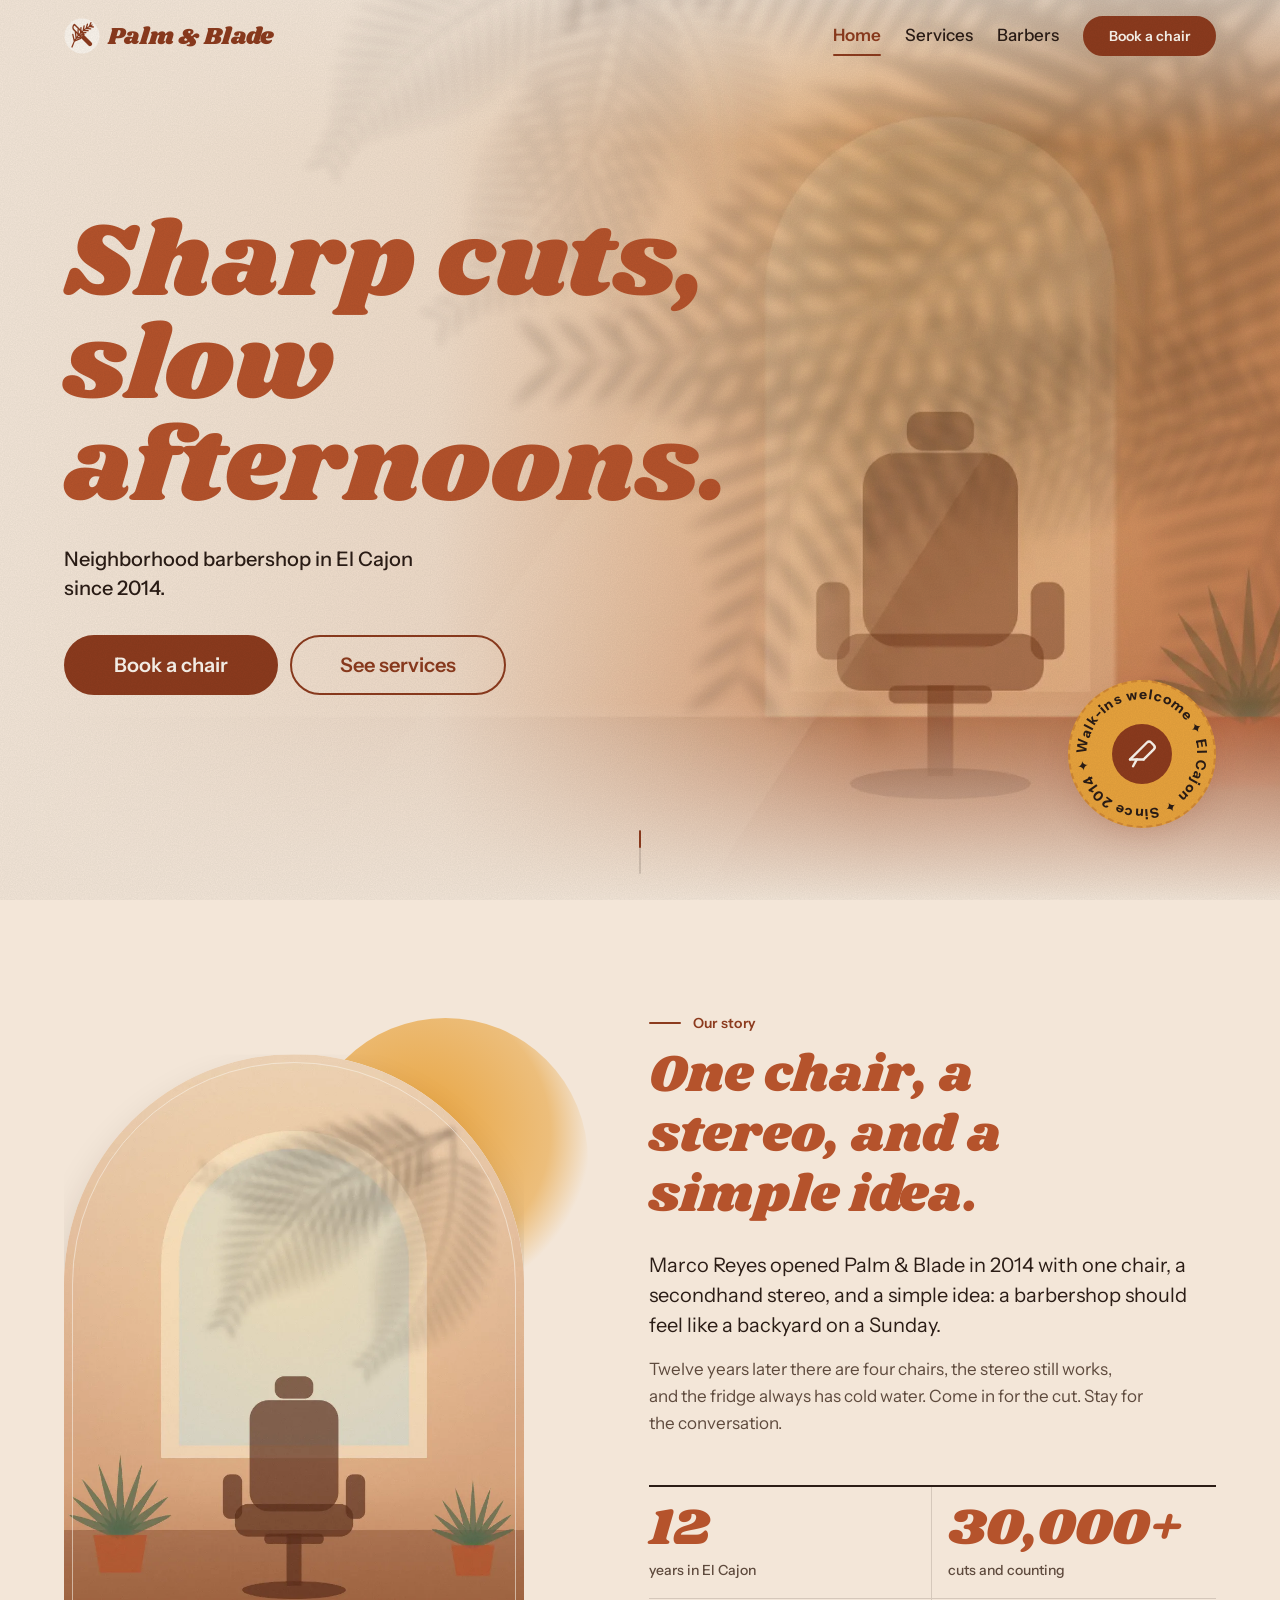
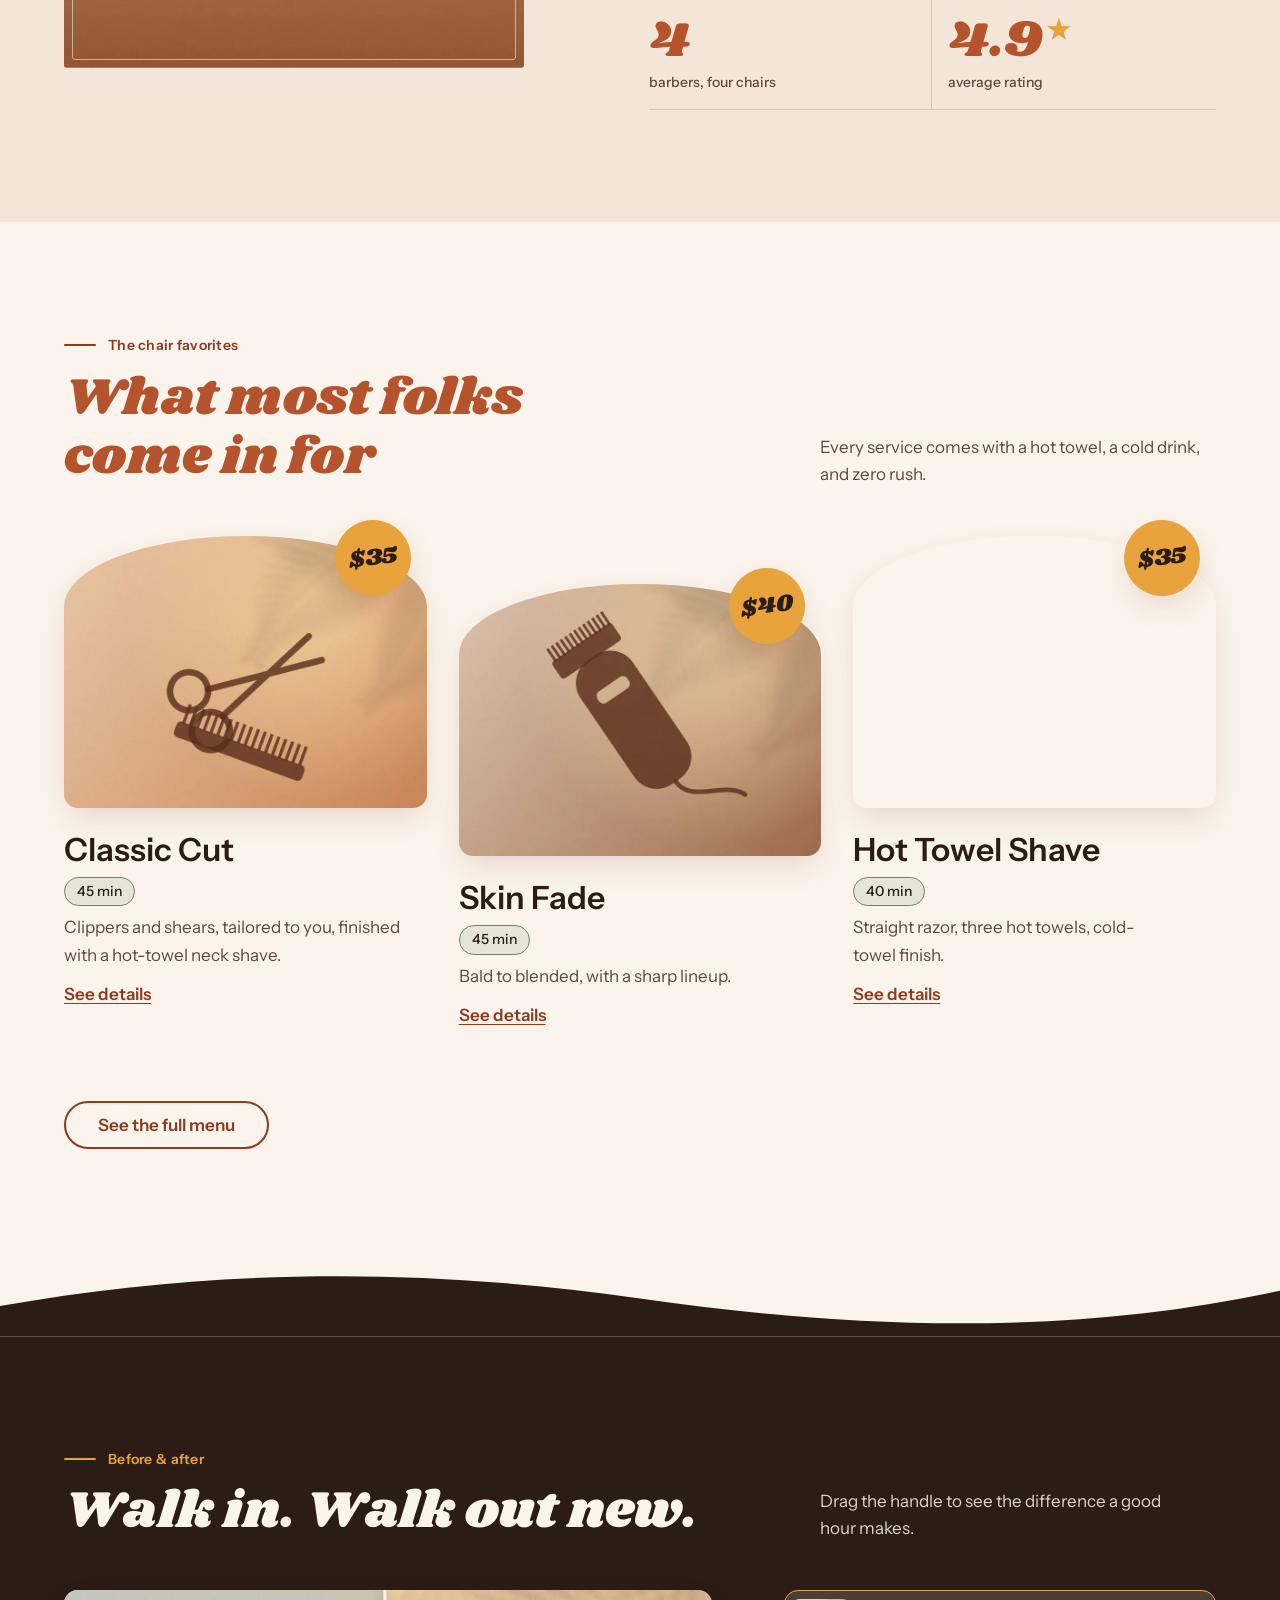
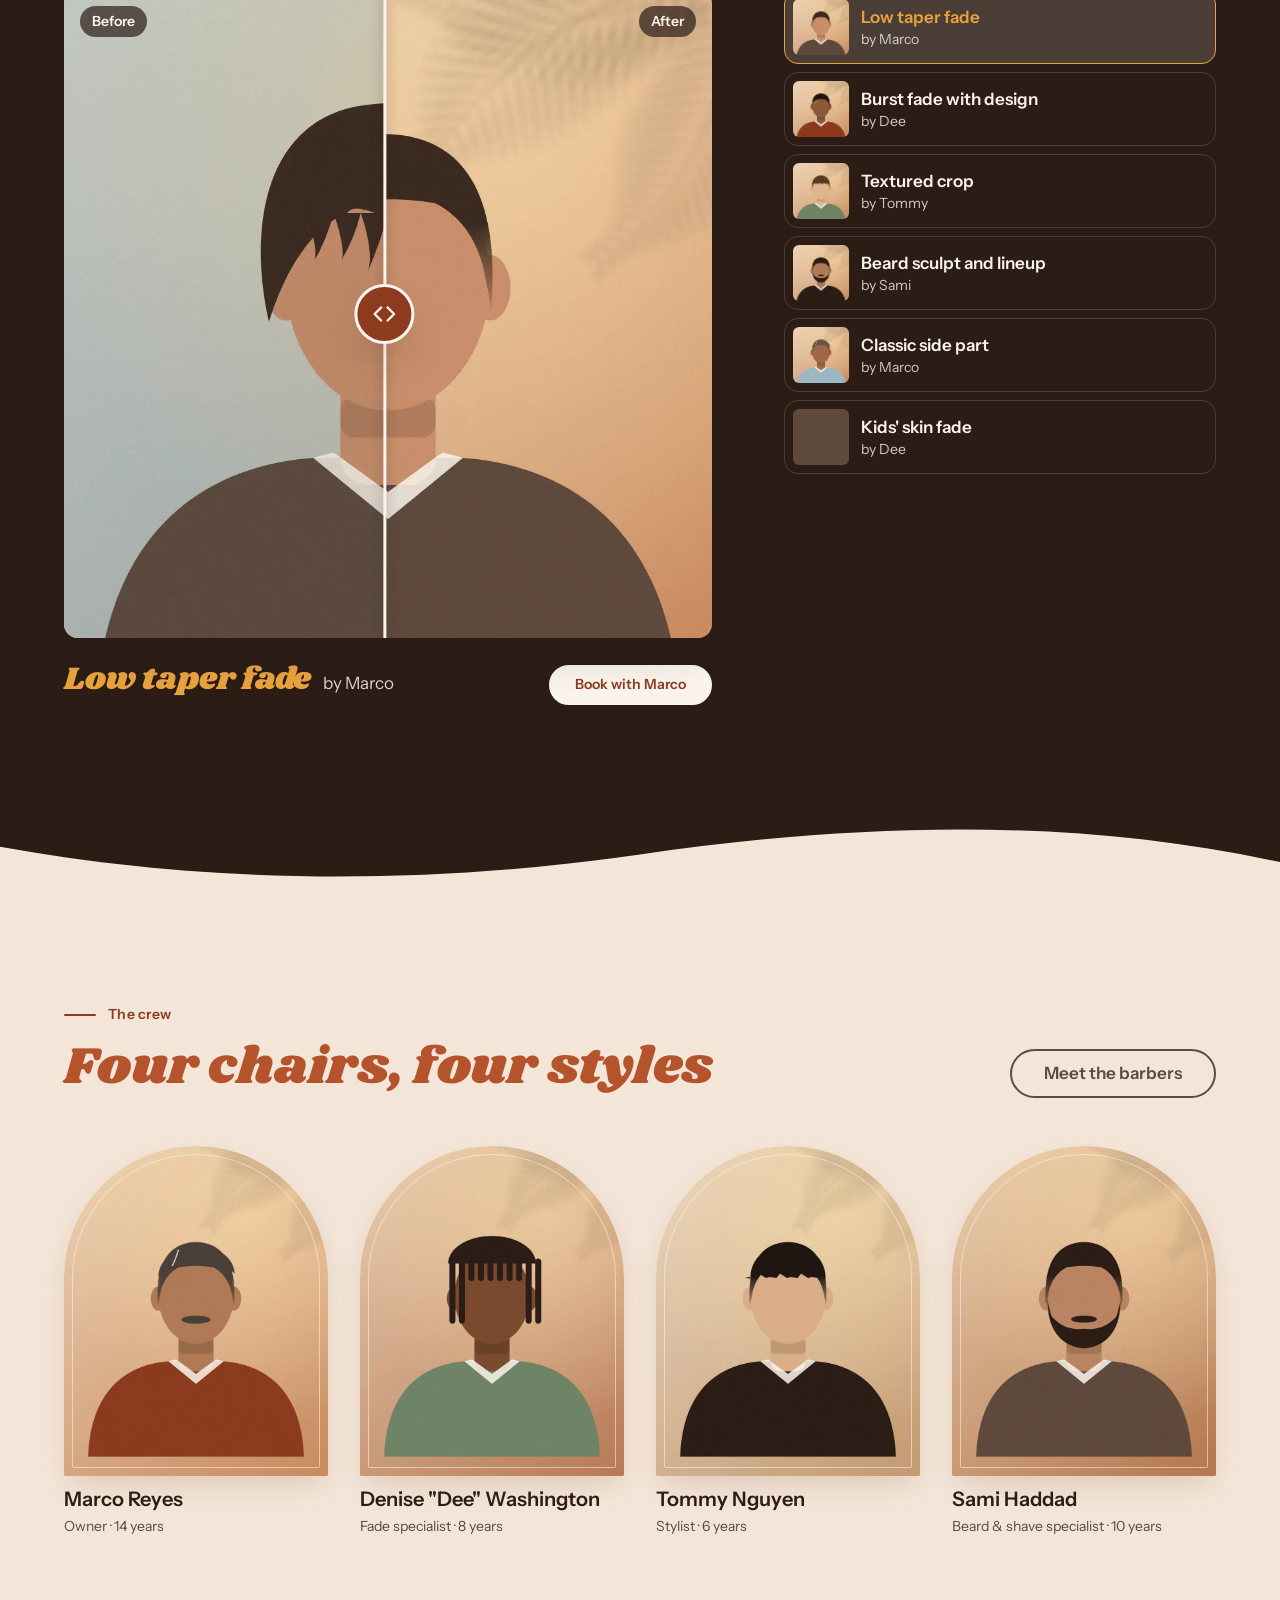
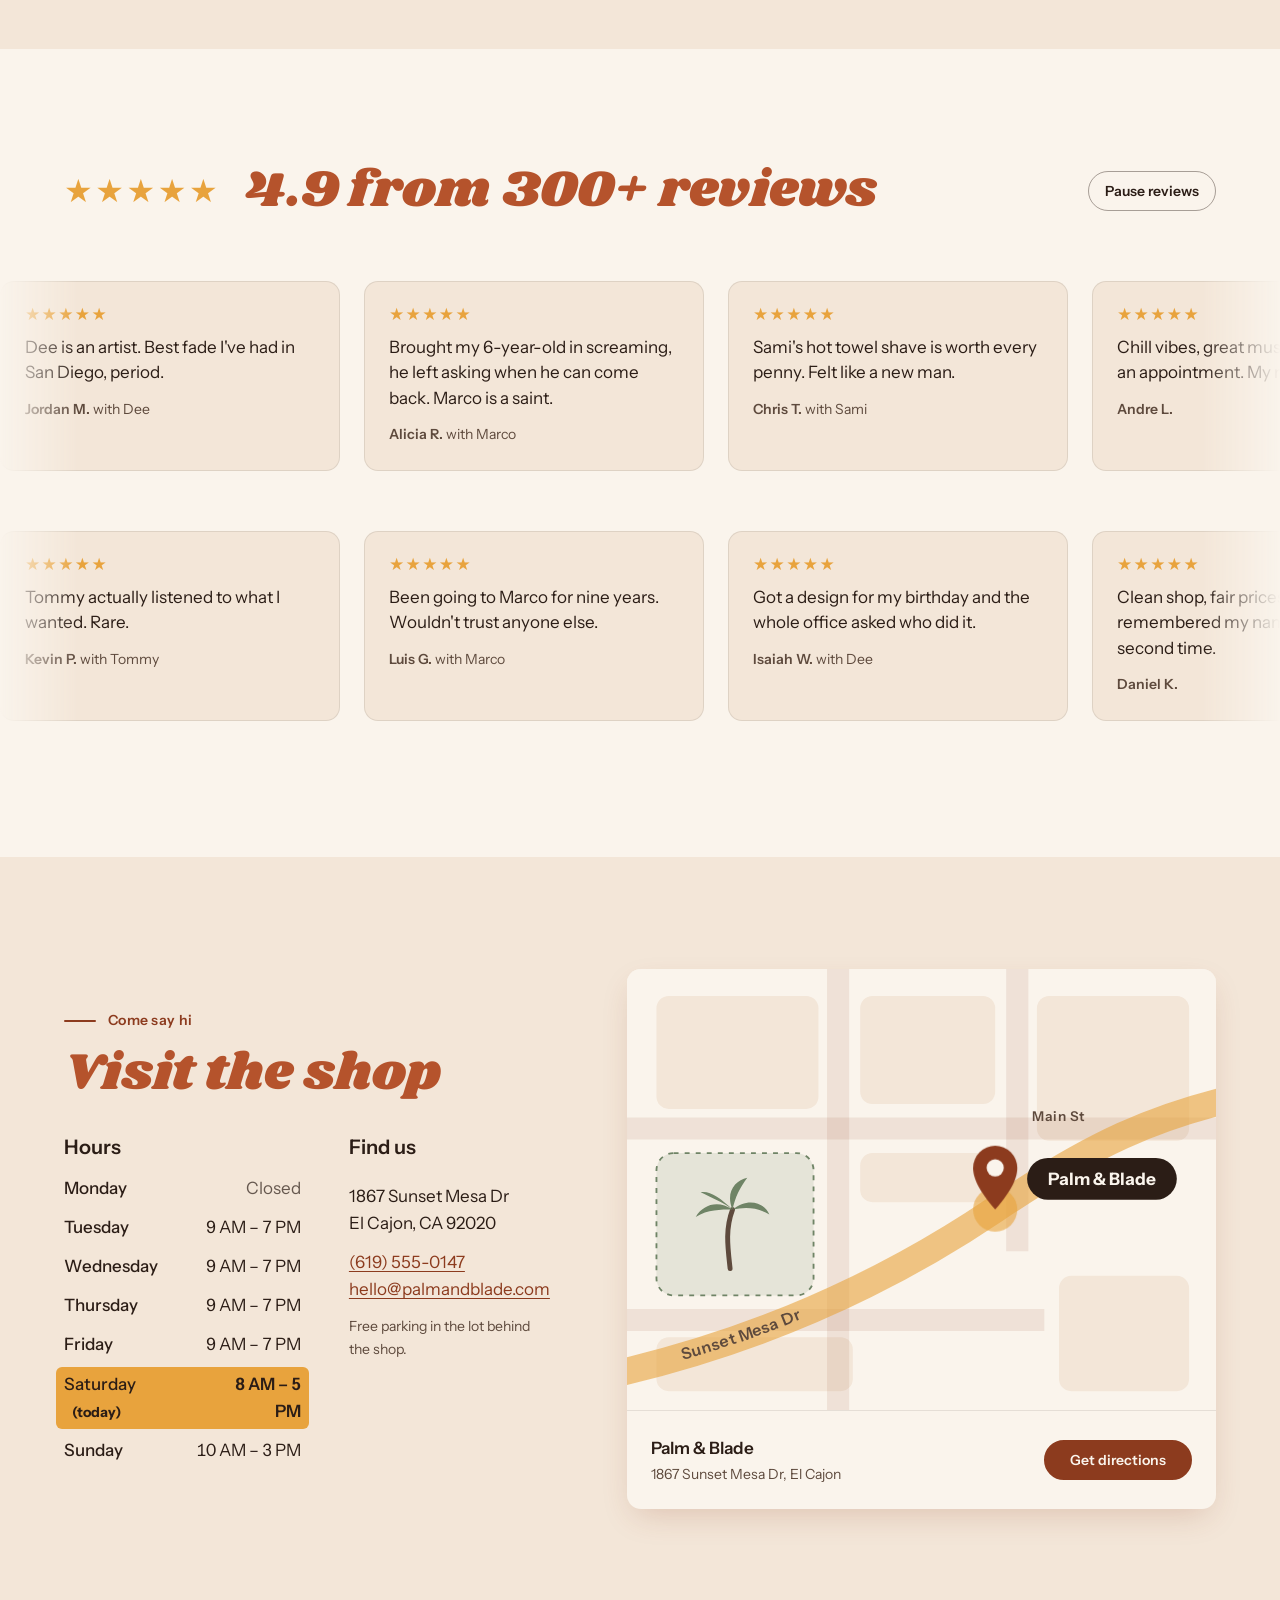
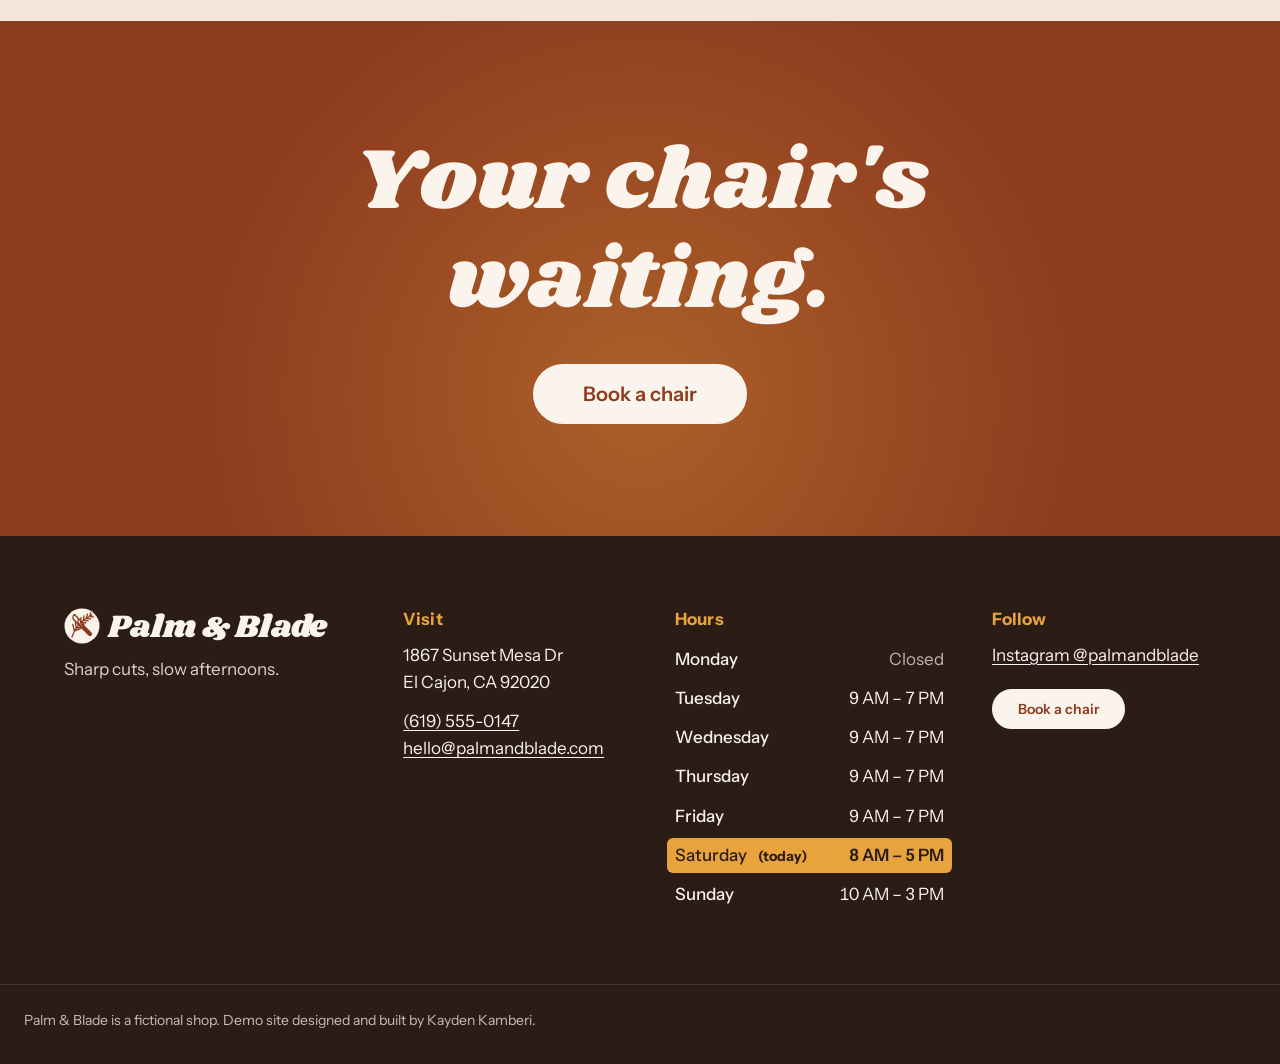
<file: demo/barbershop/index.html>
<!DOCTYPE html>
<html lang="en">
<head>
  <meta charset="UTF-8">
  <meta name="viewport" content="width=device-width, initial-scale=1">
  <meta name="robots" content="noindex, nofollow">
  <title>Home | Palm &amp; Blade Barbershop, El Cajon</title>
  <meta name="description" content="Palm &amp; Blade is a neighborhood barbershop in El Cajon offering sharp cuts, beard grooming, and hot towel shaves. Book your chair today.">
  <meta name="theme-color" content="#F3E6D8">
  <link rel="icon" href="assets/favicon.svg" type="image/svg+xml">
  <!-- fonts (Section 4.3) -->
  <link rel="preconnect" href="https://fonts.googleapis.com">
  <link rel="preconnect" href="https://fonts.gstatic.com" crossorigin>
  <link href="https://fonts.googleapis.com/css2?family=Instrument+Sans:wght@400;500;600;700&family=Shrikhand&display=swap" rel="stylesheet">
  <link rel="stylesheet" href="css/tokens.css">
  <link rel="stylesheet" href="css/base.css">
  <link rel="stylesheet" href="css/components.css">
  <link rel="stylesheet" href="css/pages/home.css">
  <link rel="preload" as="image" href="assets/img/hero.webp" fetchpriority="high">
</head>
<body data-page="home">
  <a class="skip-link" href="#main">Skip to content</a>
  <header class="site-header" data-header>
    <div class="container site-header__inner">
      <a class="logo" href="index.html" aria-label="Palm & Blade home">
        <img class="logo__mark" src="assets/logo.svg" alt="" width="36" height="36">
        <span class="logo__text">Palm &amp; Blade</span>
      </a>
      <button class="nav-toggle" type="button" aria-expanded="false" aria-controls="site-nav" data-nav-toggle>
        <span class="sr-only">Open menu</span>
        <span class="nav-toggle__bar"></span>
        <span class="nav-toggle__bar"></span>
      </button>
      <nav id="site-nav" class="site-nav" data-nav aria-label="Main">
        <ul class="site-nav__list">
          <li><a class="site-nav__link" href="index.html" data-nav-link="home">Home</a></li>
          <li><a class="site-nav__link" href="services.html" data-nav-link="services">Services</a></li>
          <li><a class="site-nav__link" href="barbers.html" data-nav-link="barbers">Barbers</a></li>
          <li><a class="btn btn--primary btn--sm" href="book.html" data-nav-link="book">Book a chair</a></li>
        </ul>
      </nav>
    </div>
  </header>

  <main id="main">
    <!-- 1. Hero -->
    <section class="hero" aria-labelledby="hero-title">
      <div class="hero__media" aria-hidden="true">
        <img class="hero__img" src="assets/img/hero.webp" alt="" width="1920" height="1080" fetchpriority="high" decoding="async">
      </div>
    <div class="hero__palms" aria-hidden="true">
      <svg class="hero__palm-defs" width="0" height="0" focusable="false">
        <defs>
          <path id="pb-frond" d="M14.3 193.1L20.2 181.2L26.3 169.7L32.9 158.7L39.7 148.1L46.9 138L54.4 128.3L62.3 119.1L70.5 110.3L79.1 102L88 94.2L97.2 86.7L106.8 79.8L116.7 73.3L127 67.2L137.7 61.6L148.7 56.5L160 51.8L171.7 47.5L183.7 43.7L196.1 40.4L195.9 39.6L183.4 42.7L171.3 46.3L159.5 50.4L148 54.9L136.8 59.9L126 65.3L115.5 71.3L105.4 77.7L95.5 84.5L86 91.8L76.9 99.6L68.1 107.9L59.6 116.6L51.4 125.8L43.6 135.5L36.1 145.7L29 156.3L22.2 167.3L15.8 178.9L9.7 190.9ZM24.3 168.5Q40.4 178.3 61.7 173.8Q41.9 167.6 24.3 168.5ZM24.3 168.5Q21 153 6.4 135.2Q11.5 158.1 24.3 168.5ZM29.8 159.2Q49 169.7 74.3 166.5Q50.7 159.2 29.8 159.2ZM29.8 159.2Q26 140.6 10.6 118.5Q16.4 145.2 29.8 159.2ZM35.6 150.3Q57.4 161.6 86.2 159.6Q59.3 151.3 35.6 150.3ZM35.6 150.3Q31.7 128.9 16 102.7Q22 132.8 35.6 150.3ZM41.6 141.6Q65.7 153.9 97.4 153.2Q67.8 143.8 41.6 141.6ZM41.6 141.6Q38 117.8 22.8 87.9Q28.3 121.2 41.6 141.6ZM47.9 133.3Q73.6 146.4 107.6 147.1Q75.9 136.6 47.9 133.3ZM47.9 133.3Q45.1 107.4 30.8 74.5Q35.3 110.2 47.9 133.3ZM54.4 125.3Q81.3 139.3 116.9 141.3Q83.8 129.7 54.4 125.3ZM54.4 125.3Q52.7 97.9 39.8 62.5Q43 100.2 54.4 125.3ZM61.2 117.6Q88.7 132.5 125.2 135.7Q91.3 123 61.2 117.6ZM61.2 117.6Q60.8 89.3 49.6 52Q51.2 91 61.2 117.6ZM68.1 110.3Q95.7 125.8 132.6 130.1Q98.6 116.6 68.1 110.3ZM68.1 110.3Q69.4 81.5 60.2 43.3Q59.8 82.7 68.1 110.3ZM75.4 103.2Q102.5 119.3 139 124.6Q105.5 110.4 75.4 103.2ZM75.4 103.2Q78.2 74.8 71.3 36.2Q68.8 75.4 75.4 103.2ZM82.8 96.5Q109 113 144.6 119Q112.2 104.3 82.8 96.5ZM82.8 96.5Q87.4 68.9 82.6 30.8Q78.1 69 82.8 96.5ZM90.5 90.1Q115.4 106.8 149.4 113.2Q118.7 98.3 90.5 90.1ZM90.5 90.1Q96.6 63.9 93.9 26.9Q87.5 63.5 90.5 90.1ZM98.5 84.1Q121.5 100.7 153.6 107.3Q125 92.4 98.5 84.1ZM98.5 84.1Q105.9 59.8 105.1 24.6Q97 58.8 98.5 84.1ZM106.6 78.3Q127.6 94.6 157.3 101.2Q131.3 86.6 106.6 78.3ZM106.6 78.3Q115.2 56.4 115.9 23.5Q106.5 54.9 106.6 78.3ZM115.1 72.9Q133.7 88.7 160.7 94.9Q137.4 80.9 115.1 72.9ZM115.1 72.9Q124.3 53.7 126.3 23.6Q115.9 51.8 115.1 72.9ZM123.7 67.8Q139.8 82.8 163.8 88.3Q143.7 75.3 123.7 67.8ZM123.7 67.8Q133.4 51.5 136.2 24.6Q125.3 49.2 123.7 67.8ZM132.6 63.1Q146.1 77.1 167 81.7Q150 69.8 132.6 63.1ZM132.6 63.1Q142.3 49.9 145.6 26.2Q134.5 47.1 132.6 63.1ZM141.7 58.6Q152.6 71.5 170.2 74.9Q156.6 64.4 141.7 58.6ZM141.7 58.6Q151.2 48.5 154.3 28.3Q143.7 45.4 141.7 58.6ZM151.1 54.5Q159.3 66.1 173.8 68.2Q163.4 59.3 151.1 54.5ZM151.1 54.5Q159.9 47.5 162.6 30.6Q152.7 44 151.1 54.5ZM160.7 50.7Q166.3 60.9 177.8 61.5Q170.5 54.3 160.7 50.7ZM160.7 50.7Q168.5 46.6 170.5 33Q161.7 42.8 160.7 50.7ZM170.6 47.2Q175.2 56.9 185.6 57.2Q179.4 50.5 170.6 47.2ZM170.6 47.2Q178.1 44.3 180.1 31.9Q171.6 40.3 170.6 47.2ZM180.7 44.1Q185.2 53.7 195.5 54.3Q189.4 47.6 180.7 44.1ZM180.7 44.1Q188.3 41.5 190.9 29.3Q182.2 37.3 180.7 44.1ZM191 41.2Q195.4 50.9 205.6 51.8Q199.7 45 191 41.2ZM191 41.2Q198.8 39.1 202 27Q193.1 34.6 191 41.2Z"/>
          <filter id="pb-blur" x="-20%" y="-20%" width="140%" height="140%"><feGaussianBlur stdDeviation="3.5"/></filter>
        </defs>
      </svg>
      <svg class="hero__palm hero__palm--a" viewBox="0 0 600 600" preserveAspectRatio="xMaxYMin meet" focusable="false">
        <g filter="url(#pb-blur)">
          <use href="#pb-frond" transform="translate(610 -20) rotate(139.6) scale(1.9 1.9) translate(-12 -192)"/>
          <use href="#pb-frond" transform="translate(610 -20) rotate(88.4) scale(2.25 -2.25) translate(-12 -192)"/>
          <use href="#pb-frond" transform="translate(610 -20) rotate(191.6) scale(2.1 2.1) translate(-12 -192)"/>
          <use href="#pb-frond" transform="translate(610 -20) rotate(138.4) scale(1.8 -1.8) translate(-12 -192)"/>
          <use href="#pb-frond" transform="translate(610 -20) rotate(244.6) scale(1.5 1.5) translate(-12 -192)"/>
        </g>
      </svg>
      <svg class="hero__palm hero__palm--b" viewBox="0 0 600 600" preserveAspectRatio="xMaxYMin meet" focusable="false">
        <g filter="url(#pb-blur)">
          <use href="#pb-frond" transform="translate(380 -40) rotate(52.4) scale(1.3 -1.3) translate(-12 -192)"/>
          <use href="#pb-frond" transform="translate(380 -40) rotate(157.6) scale(1.5 1.5) translate(-12 -192)"/>
          <use href="#pb-frond" transform="translate(380 -40) rotate(106.4) scale(1.35 -1.35) translate(-12 -192)"/>
          <use href="#pb-frond" transform="translate(380 -40) rotate(113.6) scale(1.1 1.1) translate(-12 -192)"/>
        </g>
      </svg>
      <svg class="hero__palm hero__palm--c" viewBox="0 0 600 600" preserveAspectRatio="xMaxYMin meet" focusable="false">
        <g filter="url(#pb-blur)">
          <use href="#pb-frond" transform="translate(640 180) rotate(128.4) scale(1.7 -1.7) translate(-12 -192)"/>
          <use href="#pb-frond" transform="translate(640 180) rotate(235.6) scale(1.4 1.4) translate(-12 -192)"/>
        </g>
      </svg>
    </div>
      <div class="container hero__content">
        <h1 class="hero__title" id="hero-title">
          <span class="hero__word" style="--w: 0">Sharp</span>
          <span class="hero__word" style="--w: 1">cuts,</span>
          <span class="hero__word" style="--w: 2">slow</span>
          <span class="hero__word" style="--w: 3">afternoons.</span>
        </h1>
        <p class="hero__sub">Neighborhood barbershop in El Cajon since 2014.</p>
        <div class="hero__actions">
          <a class="btn btn--primary btn--lg hero__btn" href="book.html">Book a chair</a>
          <a class="btn btn--ghost btn--lg hero__btn" href="services.html">See services</a>
        </div>
      </div>

      <div class="sticker hero__sticker">
        <span class="sticker__text">Walk-ins welcome ✦ El Cajon ✦ Since 2014 ✦</span>
        <span class="sticker__center" aria-hidden="true">
          <svg viewBox="0 0 24 24" fill="none" stroke="currentColor" stroke-width="1.6" stroke-linecap="round" stroke-linejoin="round" focusable="false"><path d="M4 15.5 15.2 4.3a2 2 0 0 1 2.8 0l1.7 1.7a2 2 0 0 1 0 2.8L13 15.5"/><path d="M4 15.5h9"/><path d="M8.5 15.5 6 20"/></svg>
        </span>
      </div>

      <a class="hero__scroll" href="#story">
        <span class="hero__scroll-line" aria-hidden="true"></span>
        <span class="sr-only">Scroll to our story</span>
      </a>
    </section>

    <!-- 2. Story -->
    <section class="section section--stucco story" id="story" aria-labelledby="story-title">
      <div class="container story__grid">
        <div class="story__media">
          <span class="story__sun" aria-hidden="true"></span>
          <div class="arch story__arch" data-reveal="arch">
            <img src="assets/img/shop-interior.webp" alt="Inside Palm &amp; Blade: barber chairs, potted plants, and warm afternoon light" width="900" height="1200" loading="lazy" decoding="async">
          </div>
        </div>
        <div class="story__body">
          <p class="eyebrow">Our story</p>
          <h2 id="story-title">One chair, a stereo, and a simple idea.</h2>
          <p class="lead">Marco Reyes opened Palm &amp; Blade in 2014 with one chair, a secondhand stereo, and a simple idea: a barbershop should feel like a backyard on a Sunday.</p>
          <p>Twelve years later there are four chairs, the stereo still works, and the fridge always has cold water. Come in for the cut. Stay for the conversation.</p>
          <dl class="story__stats" data-home-stats></dl>
        </div>
      </div>
    </section>

    <!-- 3. Services teaser -->
    <section class="section section--light services-teaser" aria-labelledby="services-title">
      <div class="container">
        <div class="section-head">
          <div>
            <p class="eyebrow">The chair favorites</p>
            <h2 id="services-title">What most folks come in for</h2>
          </div>
          <p class="section-head__aside">Every service comes with a hot towel, a cold drink, and zero rush.</p>
        </div>
        <ul class="services-teaser__list" role="list" data-home-services data-reveal-stagger="120"></ul>
        <div class="services-teaser__more">
          <a class="btn btn--ghost" href="services.html">See the full menu</a>
        </div>
      </div>
    </section>

    <div class="divider-wave divider-wave--from-light divider-wave--to-dark" aria-hidden="true">
      <svg viewBox="0 0 1440 80" preserveAspectRatio="none" focusable="false"><path d="M0 48 C 240 8 480 8 720 40 S 1200 80 1440 32 V 80 H 0 Z"/></svg>
    </div>

    <!-- 4. Before & after -->
    <section class="section section--dark ba-section" aria-labelledby="ba-title">
      <div class="container">
        <div class="section-head">
          <div>
            <p class="eyebrow eyebrow--light">Before &amp; after</p>
            <h2 id="ba-title">Walk in. Walk out new.</h2>
          </div>
          <p class="section-head__aside">Drag the handle to see the difference a good hour makes.</p>
        </div>

        <figure class="ba" data-ba>
          <div class="ba__frame" data-ba-frame style="--pos: 50">
            <div class="ba__stage is-visible" data-ba-stage>
              <img class="ba__img ba__img--after" src="assets/img/cut-01-after.webp" alt="After: low taper fade" width="1000" height="1000" loading="lazy" decoding="async">
              <div class="ba__before">
                <img class="ba__img ba__img--before" src="assets/img/cut-01-before.webp" alt="Before" width="1000" height="1000" loading="lazy" decoding="async">
              </div>
            </div>
            <span class="ba__tag ba__tag--before" aria-hidden="true">Before</span>
            <span class="ba__tag ba__tag--after" aria-hidden="true">After</span>
            <div class="ba__handle" aria-hidden="true">
              <span class="ba__line"></span>
              <span class="ba__knob">
                <svg viewBox="0 0 24 24" fill="none" stroke="currentColor" stroke-width="2.2" stroke-linecap="round" stroke-linejoin="round" focusable="false"><path d="m9 6-6 6 6 6"/><path d="m15 6 6 6-6 6"/></svg>
              </span>
            </div>
            <label class="sr-only" for="ba-range">Before and after comparison. Use left and right arrows to reveal more of the before or after photo.</label>
            <input class="ba__range" id="ba-range" type="range" min="0" max="100" step="1" value="50" data-ba-range>
          </div>
          <figcaption class="ba__caption" data-ba-caption aria-live="polite">
            <span class="ba__style">Low taper fade</span>
            <span class="ba__by">by Marco</span>
          </figcaption>
        </figure>

        <div class="ba-picker" role="group" aria-label="Choose a cut" data-ba-picker></div>
      </div>
    </section>

    <div class="divider-wave divider-wave--from-dark divider-wave--to-stucco divider-wave--flip" aria-hidden="true">
      <svg viewBox="0 0 1440 80" preserveAspectRatio="none" focusable="false"><path d="M0 48 C 240 8 480 8 720 40 S 1200 80 1440 32 V 80 H 0 Z"/></svg>
    </div>

    <!-- 5. Team teaser -->
    <section class="section section--stucco team-teaser" aria-labelledby="team-title">
      <div class="container">
        <div class="section-head">
          <div>
            <p class="eyebrow">The crew</p>
            <h2 id="team-title">Four chairs, four styles</h2>
          </div>
          <a class="btn btn--ghost section-head__aside" href="barbers.html">Meet the barbers</a>
        </div>
        <ul class="team-teaser__list" role="list" data-home-team data-reveal-stagger="110"></ul>
      </div>
    </section>

    <!-- 6. Reviews marquee -->
    <section class="section section--light reviews" aria-labelledby="reviews-title">
      <div class="container reviews__head">
        <span class="stars" role="img" aria-label="5 out of 5 stars"></span>
        <h2 id="reviews-title"><span data-shop-rating>4.9</span> from 300+ reviews</h2>
        <button class="reviews__pause" type="button" aria-pressed="false" data-marquee-toggle>Pause reviews</button>
      </div>
      <div class="marquee" data-marquee>
        <div class="marquee__row" data-marquee-row="0"></div>
        <div class="marquee__row marquee__row--reverse" data-marquee-row="1"></div>
      </div>
    </section>

    <!-- 7. Visit us -->
    <section class="section section--stucco visit" id="visit" aria-labelledby="visit-title">
      <div class="container visit__grid">
        <div class="visit__info">
          <p class="eyebrow">Come say hi</p>
          <h2 id="visit-title">Visit the shop</h2>
          <div class="visit__cols">
            <div>
              <h3>Hours</h3>
              <ul class="hours-list visit__hours" data-hours-list></ul>
            </div>
            <div class="visit__contact">
              <h3>Find us</h3>
              <address>1867 Sunset Mesa Dr<br>El Cajon, CA 92020</address>
              <p><a href="tel:+16195550147">(619) 555-0147</a><br>
                 <a href="mailto:hello@palmandblade.com">hello@palmandblade.com</a></p>
              <p class="visit__parking">Free parking in the lot behind the shop.</p>
            </div>
          </div>
        </div>

        <div class="map-card card" data-reveal="scale">
          <svg class="map" viewBox="0 0 480 360" role="img" aria-labelledby="map-title" focusable="false">
            <title id="map-title">Illustrated map: Palm &amp; Blade on Sunset Mesa Drive, next to a small park</title>
            <rect class="map__ground" width="480" height="360"/>
            <!-- blocks -->
            <g class="map__blocks">
              <rect x="24" y="22" width="132" height="92" rx="10"/>
              <rect x="190" y="22" width="110" height="88" rx="10"/>
              <rect x="190" y="150" width="110" height="40" rx="10"/>
              <rect x="334" y="22" width="124" height="118" rx="10"/>
              <rect x="24" y="300" width="160" height="44" rx="10"/>
              <rect x="352" y="250" width="106" height="94" rx="10"/>
            </g>
            <rect class="map__park" x="24" y="150" width="128" height="116" rx="14"/>
            <!-- streets -->
            <g class="map__streets">
              <path d="M0 130 H480"/>
              <path d="M172 0 V360"/>
              <path d="M318 0 V230"/>
              <path d="M0 286 H340"/>
            </g>
            <path class="map__main" id="map-main" d="M-10 330 C 120 300 220 250 300 196 S 430 120 500 104"/>
            <text class="map__label"><textPath href="#map-main" startOffset="10%">Sunset Mesa Dr</textPath></text>
            <text class="map__label map__label--small" x="330" y="124">Main St</text>
            <!-- palm in the park -->
            <g class="map__palm" transform="translate(70 186)">
              <path class="map__trunk" d="M14 58 C 12 40 10 26 16 10"/>
              <path class="map__frond" d="M16 10 C 4 2 -8 6 -14 16 C -4 10 6 10 16 10Z M16 10 C 28 0 42 4 46 14 C 36 8 26 8 16 10Z M16 10 C 10 -4 18 -14 28 -16 C 22 -8 18 0 16 10Z M16 10 C 6 0 -4 -6 -10 -4 C -2 0 8 4 16 10Z"/>
            </g>
            <!-- pin -->
            <g class="map__pin" transform="translate(300 196)">
              <circle class="map__pulse" r="18"/>
              <path class="map__pin-body" d="M0 0 C -14 -16 -18 -26 -18 -34 A 18 18 0 0 1 18 -34 C 18 -26 14 -16 0 0Z"/>
              <circle class="map__pin-dot" cy="-34" r="7"/>
            </g>
            <g class="map__tag" transform="translate(326 154)">
              <rect width="122" height="34" rx="17"/>
              <text x="61" y="22">Palm &amp; Blade</text>
            </g>
          </svg>
          <div class="map-card__foot">
            <p><strong>Palm &amp; Blade</strong><br>1867 Sunset Mesa Dr, El Cajon</p>
            <a class="btn btn--primary btn--sm" href="#">Get directions</a>
          </div>
        </div>
      </div>
    </section>

    <!-- 8. CTA band -->
    <section class="cta-band">
      <div class="container">
        <h2>Your chair's waiting.</h2>
        <a class="btn btn--light btn--lg" href="book.html">Book a chair</a>
      </div>
    </section>

    <!-- 9. Golden-hour scroll warmth (driven by home.js) -->
    <div class="golden-hour" aria-hidden="true" data-golden-hour></div>
  </main>

  <footer class="site-footer">
    <div class="container site-footer__grid">
      <div class="site-footer__brand">
        <a class="logo logo--light" href="index.html">
          <img class="logo__mark" src="assets/logo.svg" alt="" width="36" height="36">
          <span class="logo__text">Palm &amp; Blade</span>
        </a>
        <p>Sharp cuts, slow afternoons.</p>
      </div>
      <div>
        <h2 class="site-footer__heading">Visit</h2>
        <address>1867 Sunset Mesa Dr<br>El Cajon, CA 92020</address>
        <p><a href="tel:+16195550147">(619) 555-0147</a><br>
           <a href="mailto:hello@palmandblade.com">hello@palmandblade.com</a></p>
      </div>
      <div>
        <h2 class="site-footer__heading">Hours</h2>
        <ul class="hours-list" data-hours-list></ul>
      </div>
      <div>
        <h2 class="site-footer__heading">Follow</h2>
        <p><a href="#">Instagram @palmandblade</a></p>
        <a class="btn btn--light btn--sm" href="book.html">Book a chair</a>
      </div>
    </div>
    <p class="site-footer__demo container">Palm &amp; Blade is a fictional shop. Demo site designed and built by Kayden Kamberi.</p>
  </footer>

  <script type="module" src="js/main.js"></script>
  <script type="module" src="js/pages/home.js"></script>
</body>
</html>
</file>
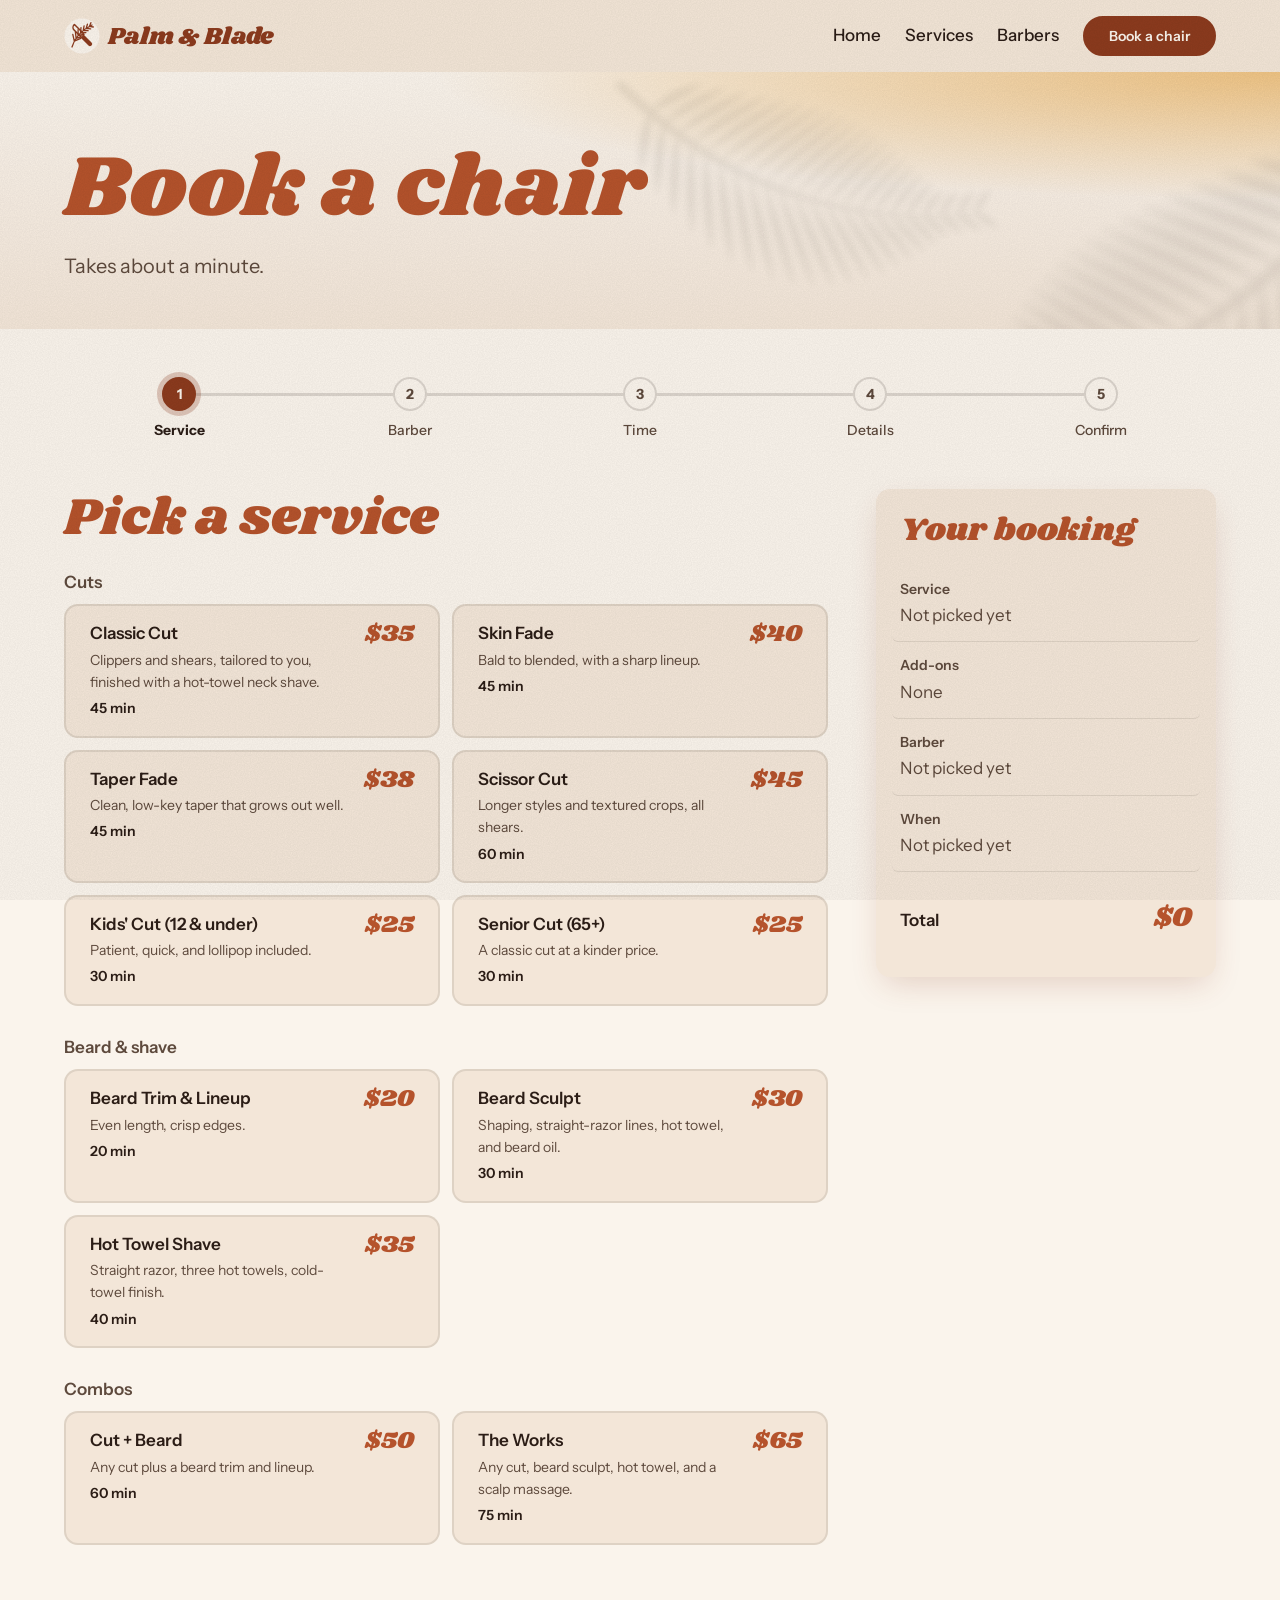
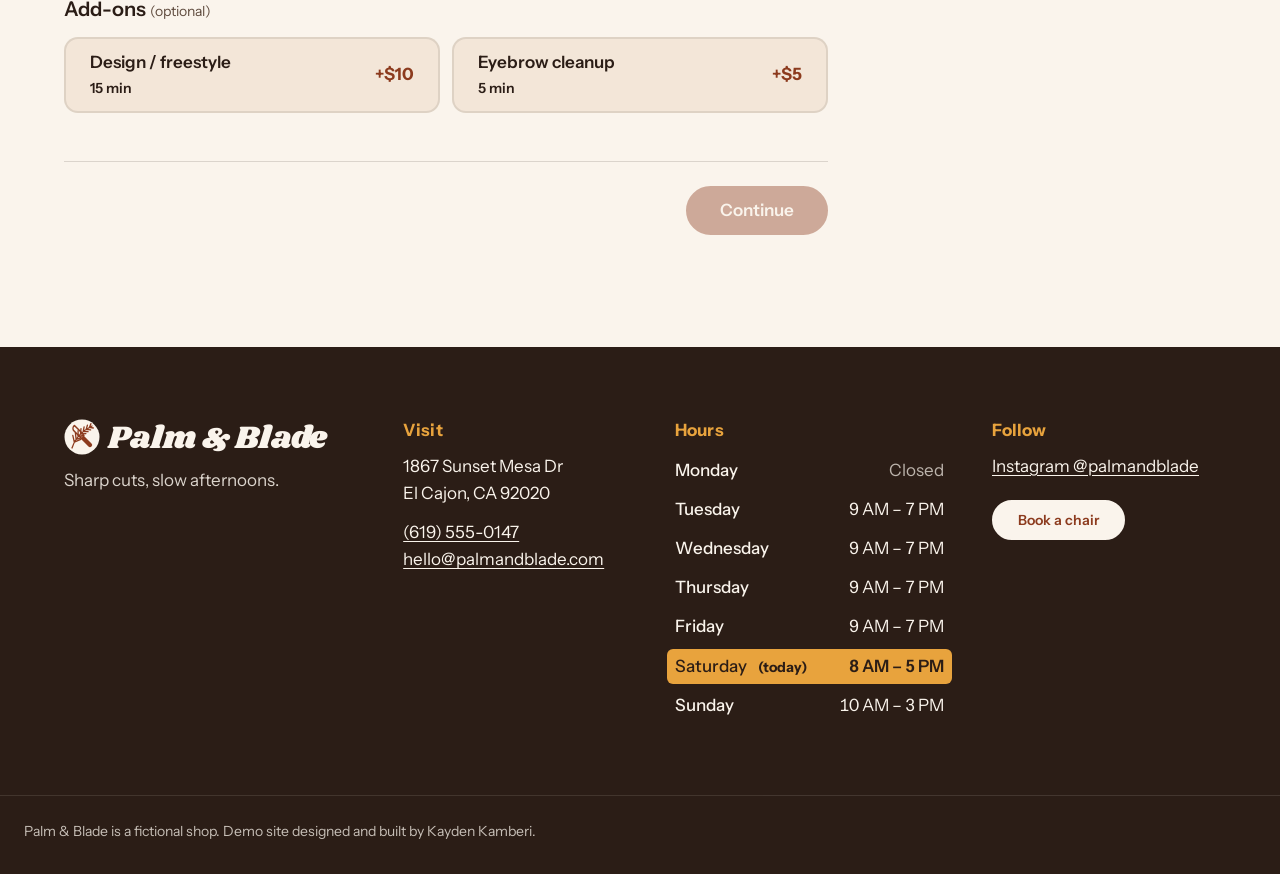
<file: demo/barbershop/book.html>
<!DOCTYPE html>
<html lang="en">
<head>
  <meta charset="UTF-8">
  <meta name="viewport" content="width=device-width, initial-scale=1">
  <meta name="robots" content="noindex, nofollow">
  <title>Book a chair | Palm &amp; Blade Barbershop, El Cajon</title>
  <meta name="description" content="Reserve your appointment online. Choose your service, barber, and time in just a few clicks.">
  <meta name="theme-color" content="#F3E6D8">
  <link rel="icon" href="assets/favicon.svg" type="image/svg+xml">
  <!-- fonts (Section 4.3) -->
  <link rel="preconnect" href="https://fonts.googleapis.com">
  <link rel="preconnect" href="https://fonts.gstatic.com" crossorigin>
  <link href="https://fonts.googleapis.com/css2?family=Instrument+Sans:wght@400;500;600;700&family=Shrikhand&display=swap" rel="stylesheet">
  <link rel="stylesheet" href="css/tokens.css">
  <link rel="stylesheet" href="css/base.css">
  <link rel="stylesheet" href="css/components.css">
  <link rel="stylesheet" href="css/pages/book.css">
</head>
<body data-page="book">
  <a class="skip-link" href="#main">Skip to content</a>
  <header class="site-header" data-header>
    <div class="container site-header__inner">
      <a class="logo" href="index.html" aria-label="Palm & Blade home">
        <img class="logo__mark" src="assets/logo.svg" alt="" width="36" height="36">
        <span class="logo__text">Palm &amp; Blade</span>
      </a>
      <button class="nav-toggle" type="button" aria-expanded="false" aria-controls="site-nav" data-nav-toggle>
        <span class="sr-only">Open menu</span>
        <span class="nav-toggle__bar"></span>
        <span class="nav-toggle__bar"></span>
      </button>
      <nav id="site-nav" class="site-nav" data-nav aria-label="Main">
        <ul class="site-nav__list">
          <li><a class="site-nav__link" href="index.html" data-nav-link="home">Home</a></li>
          <li><a class="site-nav__link" href="services.html" data-nav-link="services">Services</a></li>
          <li><a class="site-nav__link" href="barbers.html" data-nav-link="barbers">Barbers</a></li>
          <li><a class="btn btn--primary btn--sm" href="book.html" data-nav-link="book">Book a chair</a></li>
        </ul>
      </nav>
    </div>
  </header>

  <main id="main">
    <section class="page-hero page-hero--short">
      <div class="container">
        <h1>Book a chair</h1>
        <p class="page-hero__lead">Takes about a minute.</p>
      </div>
    </section>

    <section class="section section--light booking" aria-label="Booking">
      <div class="container">
        <noscript>
          <p class="booking__noscript">Online booking needs JavaScript turned on. You can always call us at <a href="tel:+16195550147">(619) 555-0147</a> and we'll find you a chair.</p>
        </noscript>

        <div class="booking__flow" data-flow hidden>
          <!-- Progress -->
          <div class="progress">
            <ol class="progress__list" aria-label="Booking steps">
              <li class="progress__step" data-progress-step="service"><span class="progress__dot" aria-hidden="true">1</span><span class="progress__label">Service</span></li>
              <li class="progress__step" data-progress-step="barber"><span class="progress__dot" aria-hidden="true">2</span><span class="progress__label">Barber</span></li>
              <li class="progress__step" data-progress-step="time"><span class="progress__dot" aria-hidden="true">3</span><span class="progress__label">Time</span></li>
              <li class="progress__step" data-progress-step="details"><span class="progress__dot" aria-hidden="true">4</span><span class="progress__label">Details</span></li>
              <li class="progress__step" data-progress-step="confirm"><span class="progress__dot" aria-hidden="true">5</span><span class="progress__label">Confirm</span></li>
            </ol>
            <span class="progress__track" aria-hidden="true"><span class="progress__fill" data-progress-fill></span></span>
          </div>

          <div class="booking__layout">
            <form class="booking__form" data-booking-form novalidate>
              <!-- 1. Service -->
              <section class="book-step" data-step="service" aria-labelledby="step-service">
                <h2 class="book-step__title" id="step-service" tabindex="-1">Pick a service</h2>
                <fieldset class="book-step__group">
                  <legend class="sr-only">Service</legend>
                  <div class="option-groups" data-service-options></div>
                </fieldset>
                <fieldset class="book-step__group addons">
                  <legend class="book-step__subtitle">Add-ons <span class="book-step__hint">(optional)</span></legend>
                  <div class="option-grid option-grid--addons" data-addon-options></div>
                </fieldset>
              </section>

              <!-- 2. Barber -->
              <section class="book-step" data-step="barber" aria-labelledby="step-barber" hidden>
                <h2 class="book-step__title" id="step-barber" tabindex="-1">Choose your barber</h2>
                <fieldset class="book-step__group">
                  <legend class="sr-only">Barber</legend>
                  <div class="option-grid option-grid--barbers" data-barber-options></div>
                </fieldset>
              </section>

              <!-- 3. Date & time -->
              <section class="book-step" data-step="time" aria-labelledby="step-time" hidden>
                <h2 class="book-step__title" id="step-time" tabindex="-1">Pick a day and time</h2>
                <fieldset class="book-step__group">
                  <legend class="book-step__subtitle">Day</legend>
                  <div class="day-strip" data-day-options></div>
                </fieldset>
                <fieldset class="book-step__group">
                  <legend class="book-step__subtitle" data-time-legend>Time</legend>
                  <div class="time-grid" data-time-options></div>
                  <p class="book-step__note" data-time-note aria-live="polite"></p>
                </fieldset>
              </section>

              <!-- 4. Details -->
              <section class="book-step" data-step="details" aria-labelledby="step-details" hidden>
                <h2 class="book-step__title" id="step-details" tabindex="-1">Your details</h2>
                <div class="fields">
                  <div class="field" data-field="name">
                    <label class="field__label" for="f-name">Name</label>
                    <input class="field__input" id="f-name" name="name" type="text" autocomplete="name" required aria-describedby="f-name-error">
                    <p class="field__error" id="f-name-error" data-error></p>
                  </div>
                  <div class="field" data-field="phone">
                    <label class="field__label" for="f-phone">Phone</label>
                    <input class="field__input" id="f-phone" name="phone" type="tel" inputmode="tel" autocomplete="tel-national" placeholder="(619) 555-0147" required aria-describedby="f-phone-error">
                    <p class="field__error" id="f-phone-error" data-error></p>
                  </div>
                  <div class="field field--wide" data-field="email">
                    <label class="field__label" for="f-email">Email</label>
                    <input class="field__input" id="f-email" name="email" type="email" autocomplete="email" required aria-describedby="f-email-error">
                    <p class="field__error" id="f-email-error" data-error></p>
                  </div>
                  <div class="field field--wide" data-field="notes">
                    <label class="field__label" for="f-notes">Anything we should know? <span class="book-step__hint">(optional)</span></label>
                    <textarea class="field__input field__input--area" id="f-notes" name="notes" rows="3"></textarea>
                  </div>
                </div>
              </section>

              <!-- 5. Confirm -->
              <section class="book-step" data-step="confirm" aria-labelledby="step-confirm" hidden>
                <h2 class="book-step__title" id="step-confirm" tabindex="-1">Look good?</h2>
                <dl class="review" data-review></dl>
              </section>

              <!-- Actions: inline on desktop, a sticky bar on mobile -->
              <div class="booking__actions" data-actions>
                <button class="booking__total" type="button" aria-expanded="false" aria-controls="booking-summary" data-summary-toggle>
                  <span class="booking__total-label">Total</span>
                  <span class="booking__total-value"><strong data-total-price>$0</strong> <span data-total-time></span></span>
                  <span class="sr-only">, show booking summary</span>
                </button>
                <button class="btn btn--ghost booking__back" type="button" data-back>Back</button>
                <button class="btn btn--primary booking__next" type="submit" data-next aria-describedby="next-hint">Continue</button>
                <p class="sr-only" id="next-hint" data-next-hint></p>
              </div>
            </form>

            <aside class="summary" id="booking-summary" aria-labelledby="summary-title" data-summary>
              <div class="summary__head">
                <h2 class="summary__title" id="summary-title">Your booking</h2>
                <button class="summary__close" type="button" data-summary-close>
                  <span class="sr-only">Hide summary</span>
                  <svg viewBox="0 0 24 24" fill="none" stroke="currentColor" stroke-width="2.2" stroke-linecap="round" aria-hidden="true" focusable="false"><path d="M6 6l12 12M18 6 6 18"/></svg>
                </button>
              </div>
              <dl class="summary__list">
                <div class="summary__row" data-sum-row="service"><dt>Service</dt><dd data-sum="service">Not picked yet</dd></div>
                <div class="summary__row" data-sum-row="addons"><dt>Add-ons</dt><dd data-sum="addons">None</dd></div>
                <div class="summary__row" data-sum-row="barber"><dt>Barber</dt><dd data-sum="barber">Not picked yet</dd></div>
                <div class="summary__row" data-sum-row="when"><dt>When</dt><dd data-sum="when">Not picked yet</dd></div>
              </dl>
              <div class="summary__total" data-sum-row="total">
                <span>Total</span>
                <span><strong class="summary__price" data-sum="price">$0</strong> <span class="summary__time" data-sum="time"></span></span>
              </div>
            </aside>
          </div>
        </div>

        <!-- Confirmation (the payoff) -->
        <div class="confirmation" data-confirmation hidden>
          <div class="confirmation__mark" aria-hidden="true">
            <svg viewBox="0 0 120 120" focusable="false">
              <circle class="confirmation__circle" cx="60" cy="60" r="52" pathLength="1"/>
              <path class="confirmation__check" d="M37 62 L53 78 L84 44" pathLength="1"/>
            </svg>
            <div class="burst" data-burst></div>
          </div>
          <h2 class="confirmation__title" tabindex="-1" data-confirm-title>You're booked.</h2>
          <dl class="confirmation__summary review review--plain" data-confirm-summary></dl>
          <div class="confirmation__actions">
            <button class="btn btn--primary" type="button" data-ics>Add to calendar</button>
            <a class="btn btn--ghost" href="index.html">Back to home</a>
          </div>
          <p class="confirmation__note">Heads up: this is a demo site, so no real appointment was made.</p>
        </div>
      </div>
    </section>

    <!-- Static form so Netlify detects it at deploy -->
    <form name="booking" data-netlify="true" netlify-honeypot="bot-field" hidden>
      <input name="service"><input name="addons"><input name="barber">
      <input name="date"><input name="time"><input name="name">
      <input name="phone"><input name="email"><textarea name="notes"></textarea>
      <input name="bot-field">
    </form>
  </main>

  <footer class="site-footer">
    <div class="container site-footer__grid">
      <div class="site-footer__brand">
        <a class="logo logo--light" href="index.html">
          <img class="logo__mark" src="assets/logo.svg" alt="" width="36" height="36">
          <span class="logo__text">Palm &amp; Blade</span>
        </a>
        <p>Sharp cuts, slow afternoons.</p>
      </div>
      <div>
        <h2 class="site-footer__heading">Visit</h2>
        <address>1867 Sunset Mesa Dr<br>El Cajon, CA 92020</address>
        <p><a href="tel:+16195550147">(619) 555-0147</a><br>
           <a href="mailto:hello@palmandblade.com">hello@palmandblade.com</a></p>
      </div>
      <div>
        <h2 class="site-footer__heading">Hours</h2>
        <ul class="hours-list" data-hours-list></ul>
      </div>
      <div>
        <h2 class="site-footer__heading">Follow</h2>
        <p><a href="#">Instagram @palmandblade</a></p>
        <a class="btn btn--light btn--sm" href="book.html">Book a chair</a>
      </div>
    </div>
    <p class="site-footer__demo container">Palm &amp; Blade is a fictional shop. Demo site designed and built by Kayden Kamberi.</p>
  </footer>

  <script type="module" src="js/main.js"></script>
  <script type="module" src="js/pages/book.js"></script>
</body>
</html>
</file>
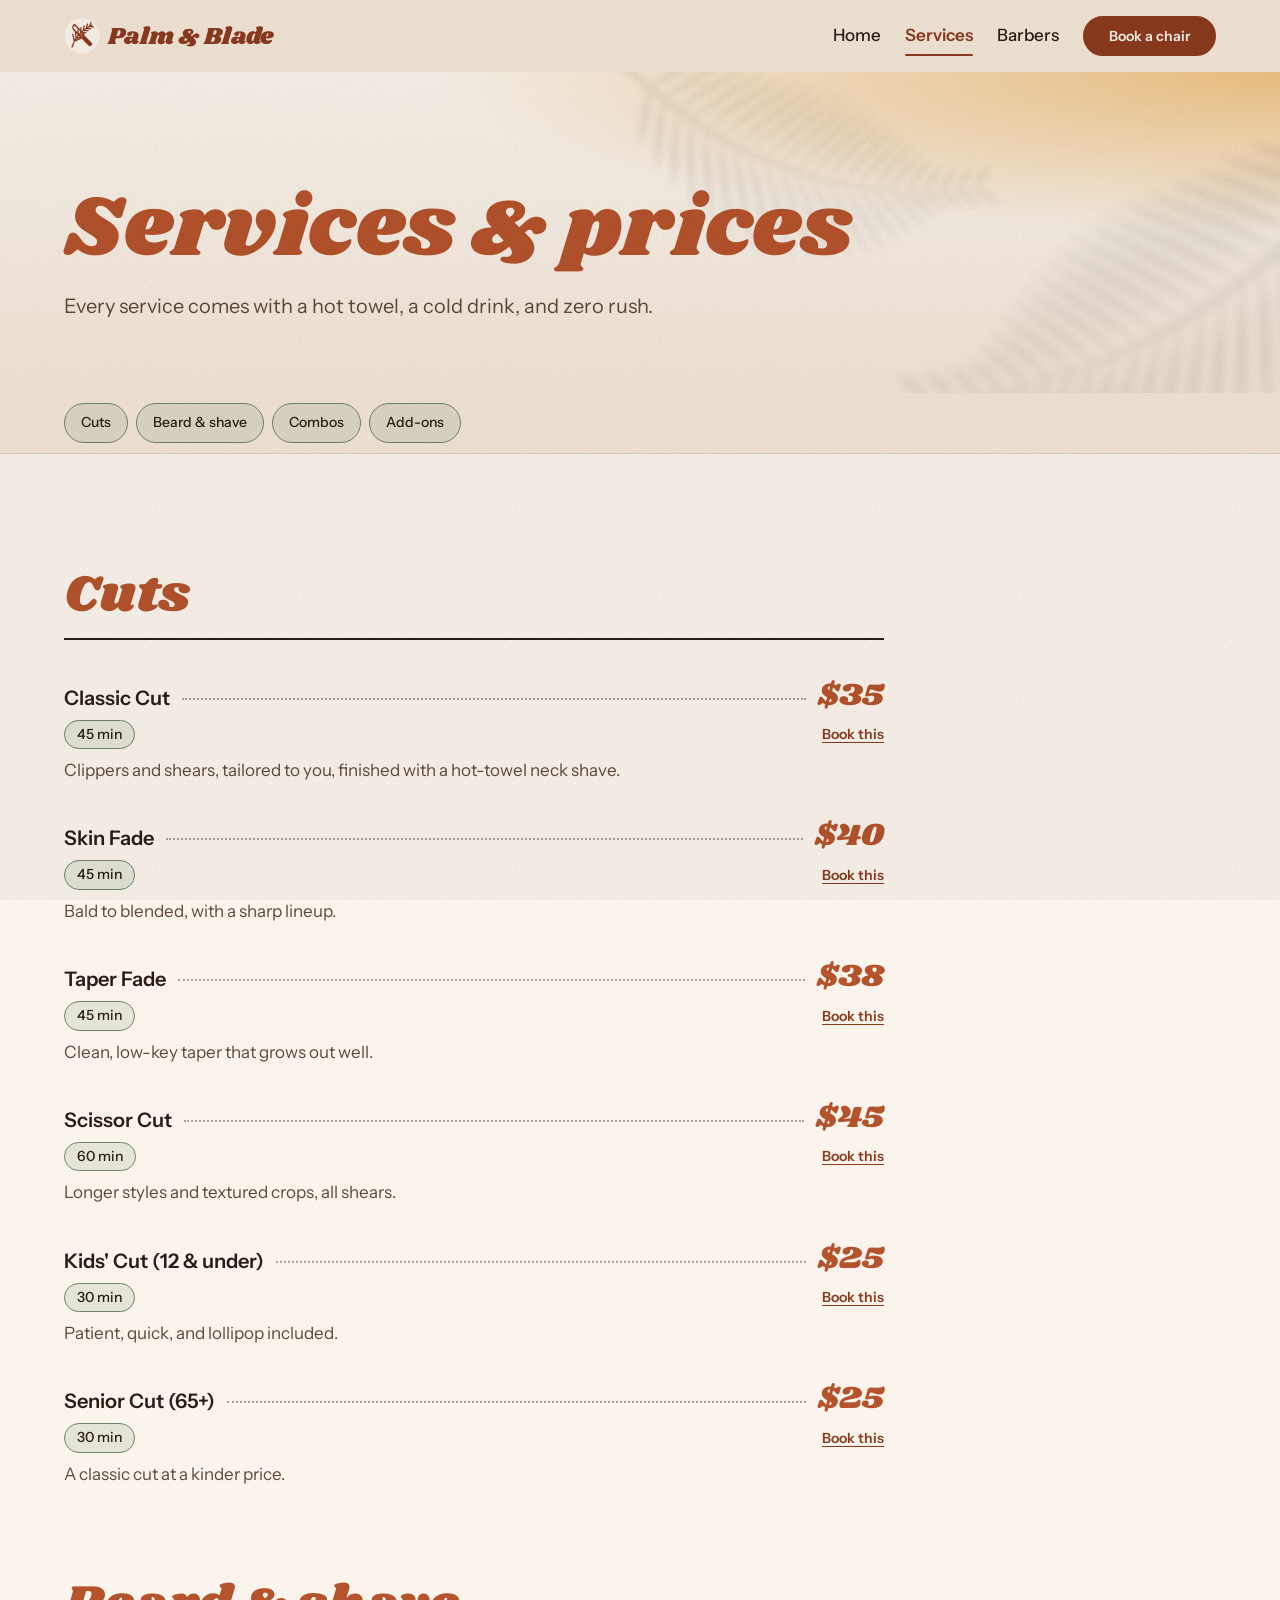
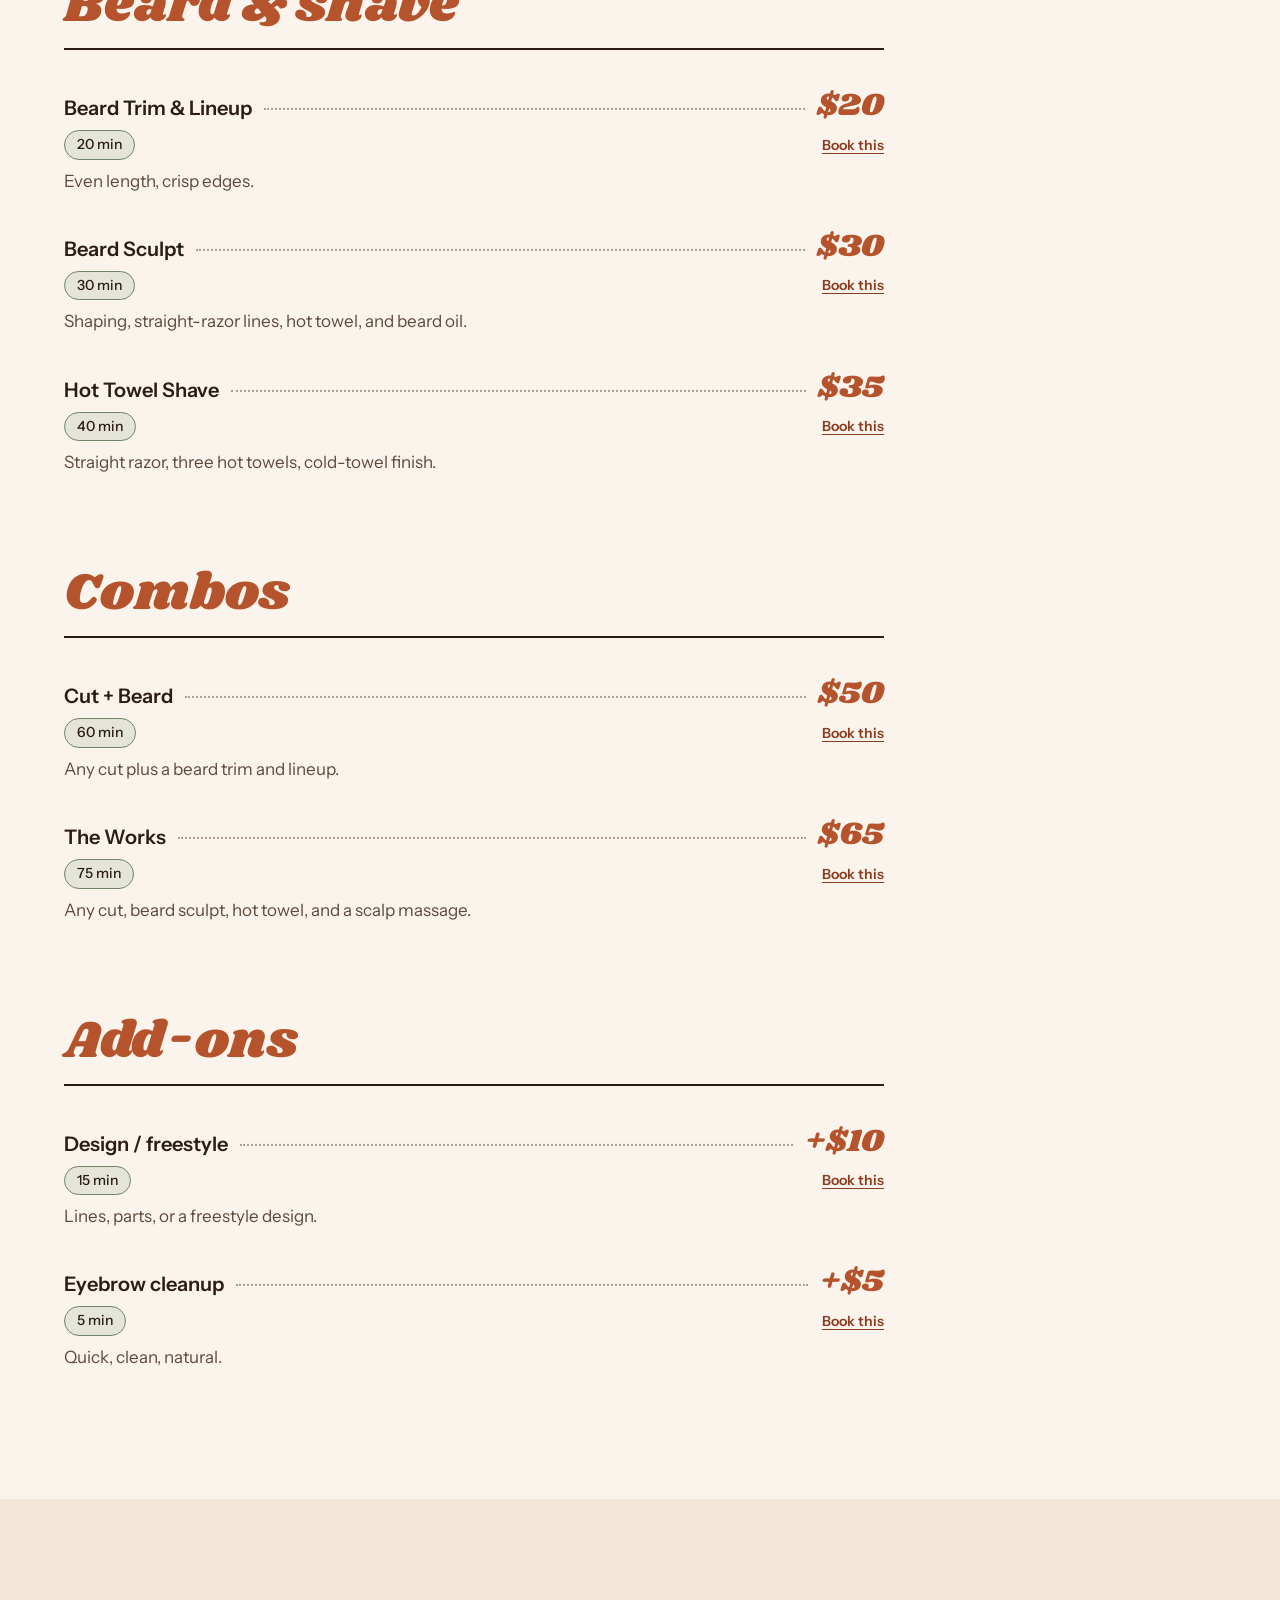
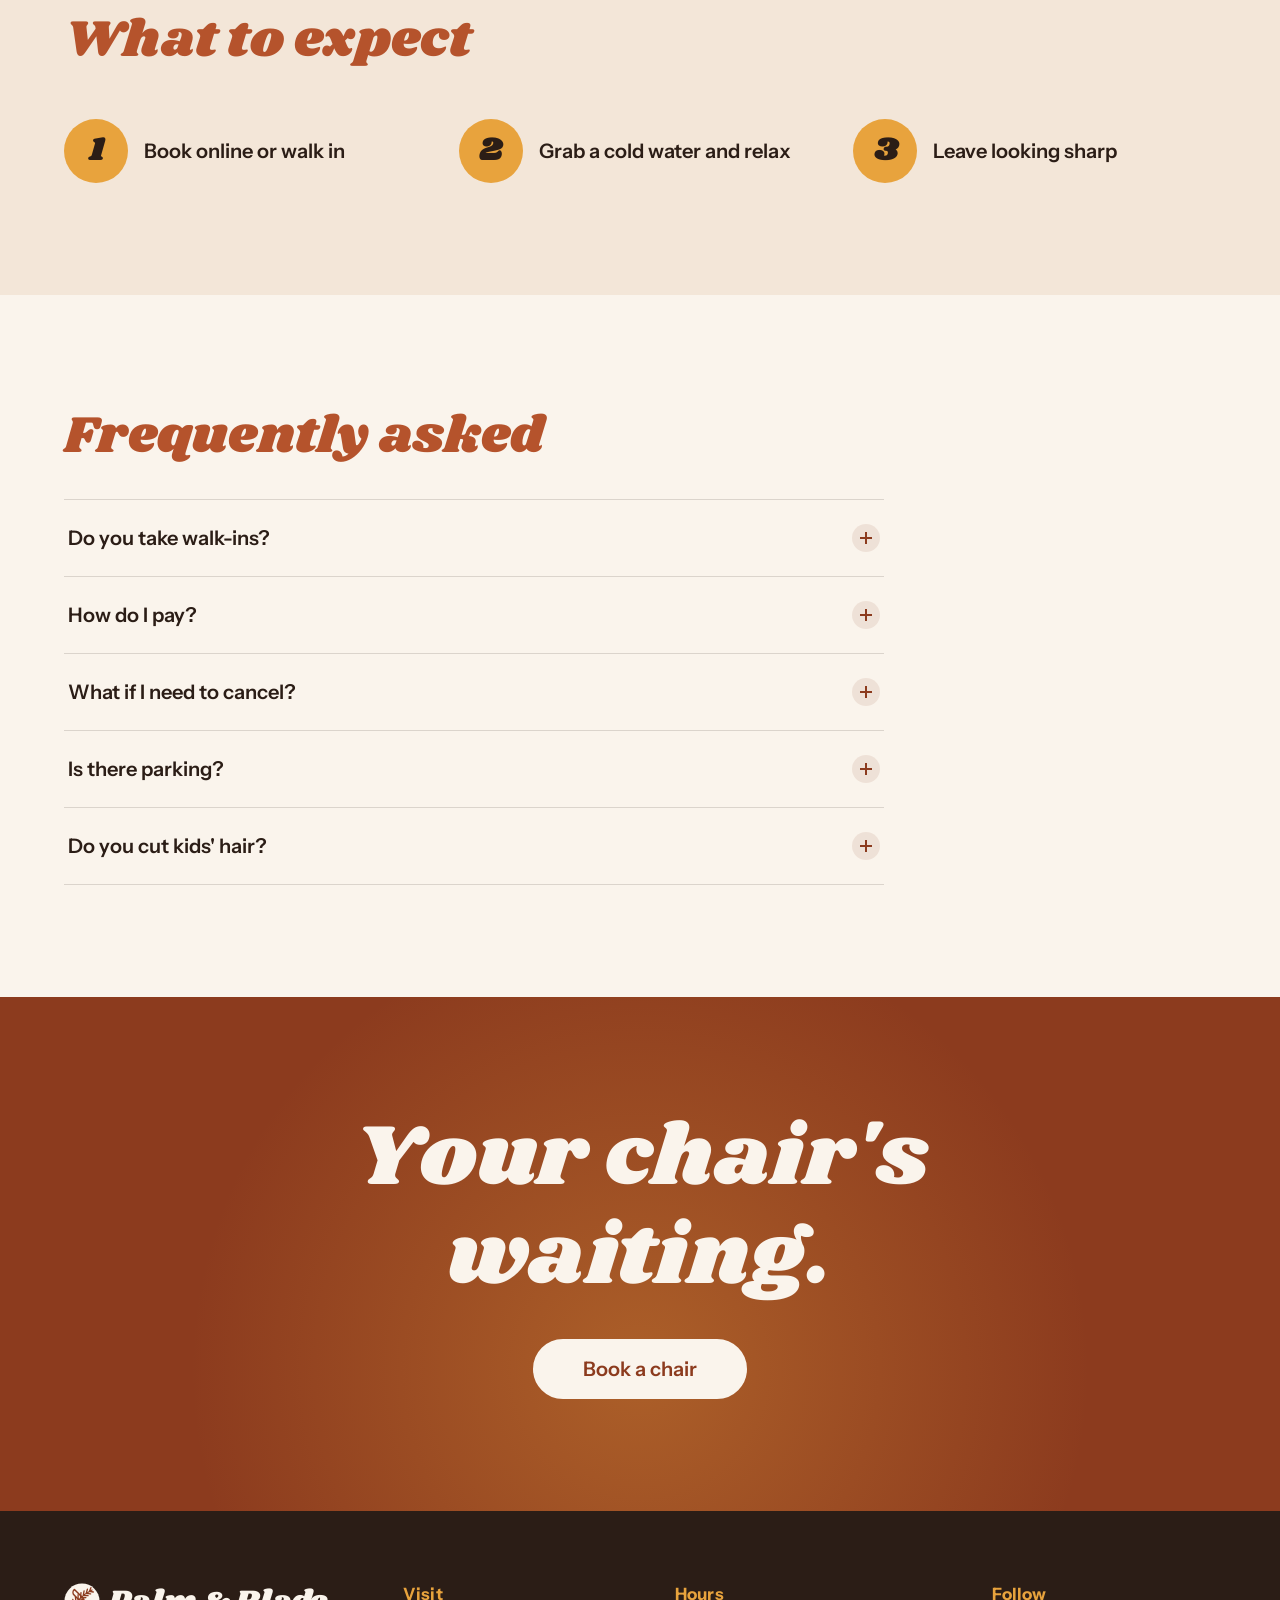
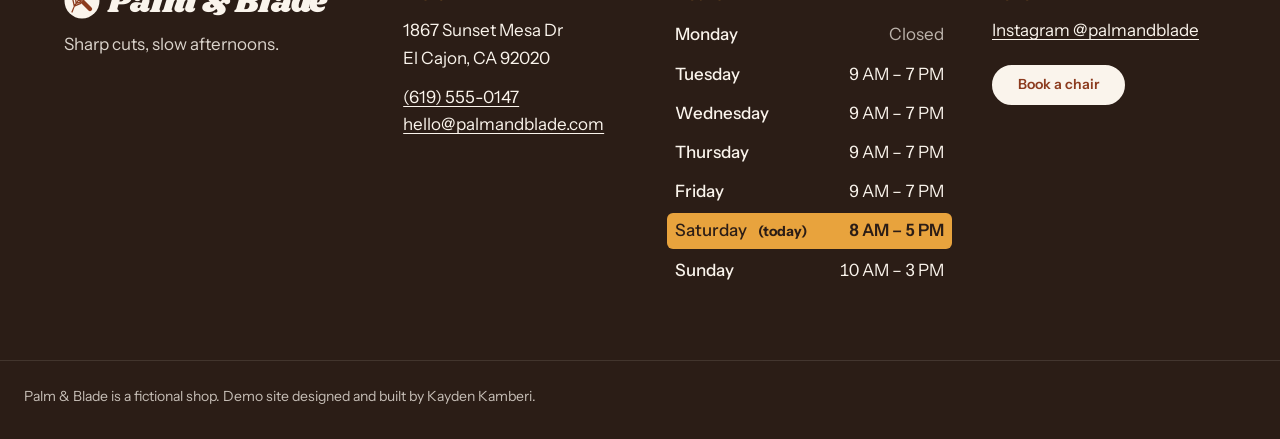
<file: demo/barbershop/services.html>
<!DOCTYPE html>
<html lang="en">
<head>
  <meta charset="UTF-8">
  <meta name="viewport" content="width=device-width, initial-scale=1">
  <meta name="robots" content="noindex, nofollow">
  <title>Services &amp; prices | Palm &amp; Blade Barbershop, El Cajon</title>
  <meta name="description" content="See our full menu of cuts, beard grooming, and combo services with transparent pricing. Every service includes a hot towel and zero rush.">
  <meta name="theme-color" content="#F3E6D8">
  <link rel="icon" href="assets/favicon.svg" type="image/svg+xml">
  <link rel="preconnect" href="https://fonts.googleapis.com">
  <link rel="preconnect" href="https://fonts.gstatic.com" crossorigin>
  <link href="https://fonts.googleapis.com/css2?family=Instrument+Sans:wght@400;500;600;700&family=Shrikhand&display=swap" rel="stylesheet">
  <link rel="stylesheet" href="css/tokens.css">
  <link rel="stylesheet" href="css/base.css">
  <link rel="stylesheet" href="css/components.css">
  <link rel="stylesheet" href="css/pages/services.css">
</head>
<body data-page="services">
  <a class="skip-link" href="#main">Skip to content</a>
  <header class="site-header" data-header>
    <div class="container site-header__inner">
      <a class="logo" href="index.html" aria-label="Palm & Blade home">
        <img class="logo__mark" src="assets/logo.svg" alt="" width="36" height="36">
        <span class="logo__text">Palm &amp; Blade</span>
      </a>
      <button class="nav-toggle" type="button" aria-expanded="false" aria-controls="site-nav" data-nav-toggle>
        <span class="sr-only">Open menu</span>
        <span class="nav-toggle__bar"></span>
        <span class="nav-toggle__bar"></span>
      </button>
      <nav id="site-nav" class="site-nav" data-nav aria-label="Main">
        <ul class="site-nav__list">
          <li><a class="site-nav__link" href="index.html" data-nav-link="home">Home</a></li>
          <li><a class="site-nav__link" href="services.html" data-nav-link="services">Services</a></li>
          <li><a class="site-nav__link" href="barbers.html" data-nav-link="barbers">Barbers</a></li>
          <li><a class="btn btn--primary btn--sm" href="book.html" data-nav-link="book">Book a chair</a></li>
        </ul>
      </nav>
    </div>
  </header>
  <main id="main">
    <section class="page-hero">
      <div class="container">
        <h1>Services &amp; prices</h1>
        <p class="page-hero__lead">Every service comes with a hot towel, a cold drink, and zero rush.</p>
      </div>
    </section>

    <div class="services-nav">
      <div class="container">
        <nav class="services-nav__list" aria-label="Service categories" data-services-nav>
          <a class="chip services-nav__link" href="#cuts" data-category="cuts">Cuts</a>
          <a class="chip services-nav__link" href="#beard" data-category="beard">Beard &amp; shave</a>
          <a class="chip services-nav__link" href="#combos" data-category="combos">Combos</a>
          <a class="chip services-nav__link" href="#addons" data-category="addons">Add-ons</a>
        </nav>
      </div>
    </div>

    <section class="services-menu section section--light" aria-label="Menu">
      <div class="container">
        <div class="services-menu__categories" data-services-menu></div>
      </div>
    </section>

    <section class="what-to-expect section section--stucco">
      <div class="container">
        <h2>What to expect</h2>
        <ol class="what-to-expect__steps">
          <li class="what-to-expect__step">
            <span class="what-to-expect__number">1</span>
            <span>Book online or walk in</span>
          </li>
          <li class="what-to-expect__step">
            <span class="what-to-expect__number">2</span>
            <span>Grab a cold water and relax</span>
          </li>
          <li class="what-to-expect__step">
            <span class="what-to-expect__number">3</span>
            <span>Leave looking sharp</span>
          </li>
        </ol>
      </div>
    </section>

    <section class="services-faq section section--light">
      <div class="container">
        <h2>Frequently asked</h2>
        <div class="services-faq__list" data-services-faq></div>
      </div>
    </section>

    <section class="cta-band">
      <div class="container">
        <h2>Your chair's waiting.</h2>
        <a class="btn btn--light btn--lg" href="book.html">Book a chair</a>
      </div>
    </section>
  </main>
  <footer class="site-footer">
    <div class="container site-footer__grid">
      <div class="site-footer__brand">
        <a class="logo logo--light" href="index.html">
          <img class="logo__mark" src="assets/logo.svg" alt="" width="36" height="36">
          <span class="logo__text">Palm &amp; Blade</span>
        </a>
        <p>Sharp cuts, slow afternoons.</p>
      </div>
      <div>
        <h2 class="site-footer__heading">Visit</h2>
        <address>1867 Sunset Mesa Dr<br>El Cajon, CA 92020</address>
        <p><a href="tel:+16195550147">(619) 555-0147</a><br>
           <a href="mailto:hello@palmandblade.com">hello@palmandblade.com</a></p>
      </div>
      <div>
        <h2 class="site-footer__heading">Hours</h2>
        <ul class="hours-list" data-hours-list></ul>
      </div>
      <div>
        <h2 class="site-footer__heading">Follow</h2>
        <p><a href="#">Instagram @palmandblade</a></p>
        <a class="btn btn--light btn--sm" href="book.html">Book a chair</a>
      </div>
    </div>
    <p class="site-footer__demo container">Palm &amp; Blade is a fictional shop. Demo site designed and built by Kayden Kamberi.</p>
  </footer>
  <script type="module" src="js/main.js"></script>
  <script type="module" src="js/pages/services.js"></script>
</body>
</html>
</file>
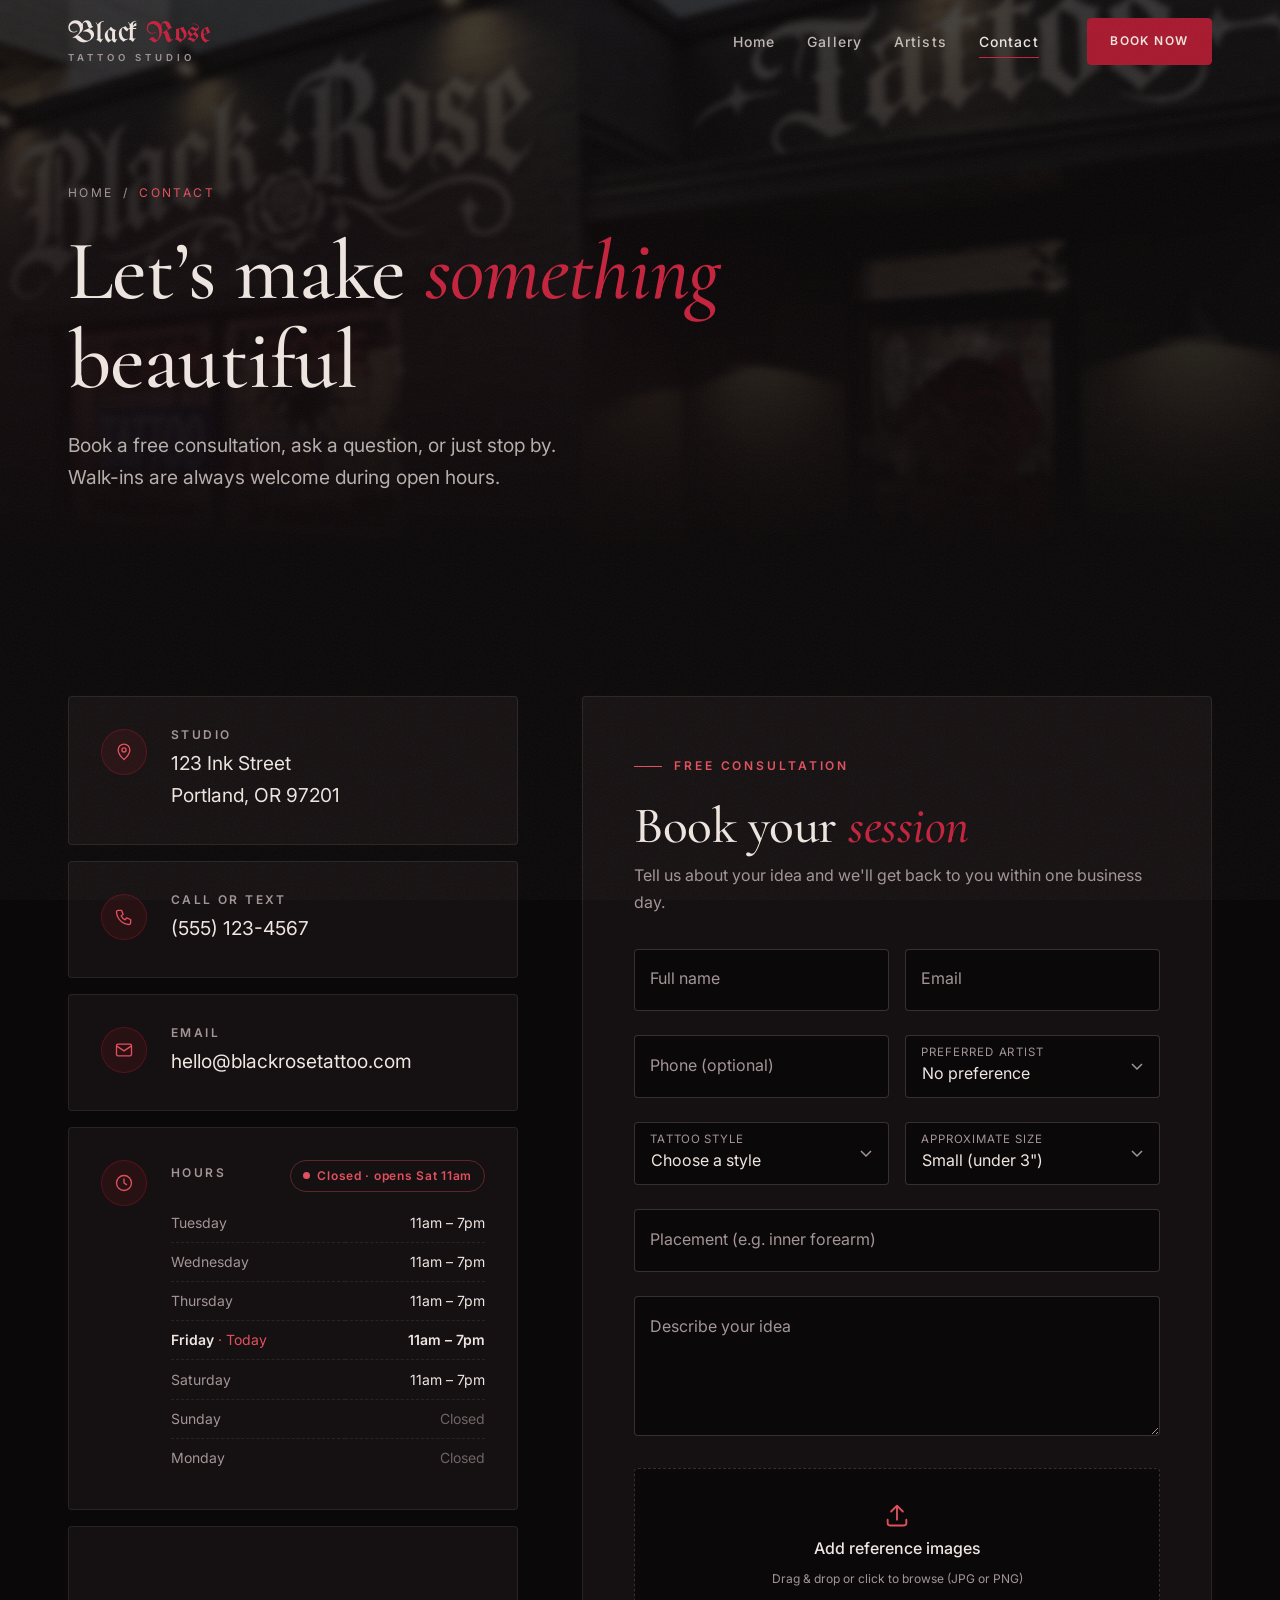
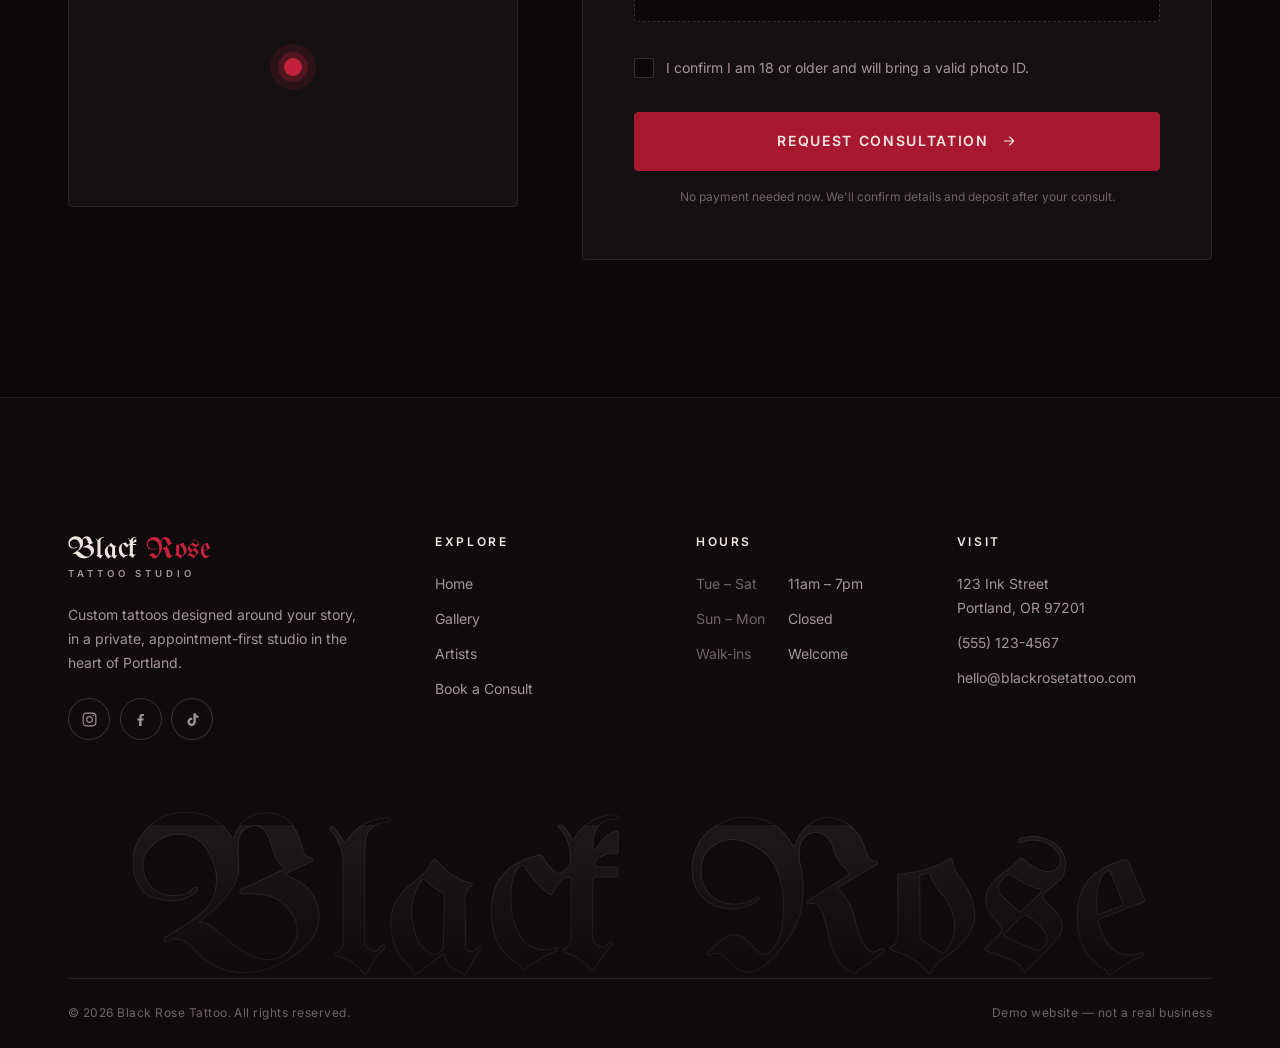
<file: demo/tattoo/contact.html>
<!DOCTYPE html>
<html lang="en">
<head>
  <meta charset="UTF-8">
  <meta name="viewport" content="width=device-width, initial-scale=1.0">
  <title>Contact & Booking | Black Rose Tattoo</title>
  <meta name="description" content="Book a free tattoo consultation at Black Rose Tattoo, 123 Ink Street, Portland, OR. Open Tuesday to Saturday, 11am to 7pm. Walk-ins welcome.">
  <meta name="theme-color" content="#0b0809">
  <meta property="og:type" content="website">
  <meta property="og:site_name" content="Black Rose Tattoo">
  <meta property="og:title" content="Contact & Booking | Black Rose Tattoo">
  <meta property="og:description" content="Book a free tattoo consultation at Black Rose Tattoo, 123 Ink Street, Portland, OR. Open Tuesday to Saturday, 11am to 7pm. Walk-ins welcome.">
  <meta property="og:image" content="hero.png">
  <meta name="twitter:card" content="summary_large_image">
  <link rel="icon" href="favicon.svg" type="image/svg+xml">
  <link rel="preconnect" href="https://fonts.googleapis.com">
  <link rel="preconnect" href="https://fonts.gstatic.com" crossorigin>
  <link href="https://fonts.googleapis.com/css2?family=Cormorant+Garamond:ital,wght@0,400;0,500;0,600;1,400;1,500&family=Inter:wght@400;500;600&family=UnifrakturMaguntia&display=swap" rel="stylesheet">
  <link rel="stylesheet" href="style.css?v=2">
  <script>document.documentElement.classList.add('js');</script>
</head><body>
  <a class="skip-link" href="#main">Skip to content</a>

  <header class="site-header">
    <div class="container">
      <a href="index.html" class="logo" aria-label="Black Rose Tattoo home">
        <span class="logo__mark">Black <span>Rose</span></span>
        <span class="logo__sub">Tattoo Studio</span>
      </a>
      <nav class="nav" aria-label="Main">
        <ul class="nav-links">
          <li><a href="index.html">Home</a></li>
          <li><a href="gallery.html">Gallery</a></li>
          <li><a href="artists.html">Artists</a></li>
          <li><a href="contact.html" aria-current="page">Contact</a></li>
        </ul>
        <a href="contact.html#book" class="btn btn--sm">Book Now</a>
      </nav>
      <button class="menu-toggle" type="button" aria-expanded="false" aria-controls="mobile-menu" aria-label="Open menu">
        <span></span><span></span>
      </button>
    </div>
    <div class="mobile-menu" id="mobile-menu">
      <ul>
        <li><a href="index.html">Home <small>01</small></a></li>
        <li><a href="gallery.html">Gallery <small>02</small></a></li>
        <li><a href="artists.html">Artists <small>03</small></a></li>
        <li><a href="contact.html" aria-current="page">Contact <small>04</small></a></li>
      </ul>
      <div class="mobile-menu__footer">
        <a href="contact.html#book" class="btn btn--block">Book a Consultation</a>
        <p>123 Ink Street, Portland, OR &nbsp;·&nbsp; <a href="tel:+15551234567">(555) 123-4567</a></p>
      </div>
    </div>
  </header>

  <main id="main">
    <section class="page-banner">
      <div class="page-banner__media">
        <picture>
          <source srcset="hero.webp" type="image/webp">
          <img src="hero.webp" alt="" width="1746" height="901" style="object-position: 85% 60%;">
        </picture>
      </div>
      <div class="container">
        <nav class="breadcrumb reveal" aria-label="Breadcrumb">
          <a href="index.html">Home</a><span aria-hidden="true">/</span><span aria-current="page">Contact</span>
        </nav>
        <h1 class="reveal" style="--d:.08s">Let&rsquo;s make <em>something</em> beautiful</h1>
        <p class="reveal" style="--d:.16s">Book a free consultation, ask a question, or just stop by. Walk-ins are always welcome during open hours.</p>
      </div>
    </section>

    <section class="section">
      <div class="container contact-layout">
        <div class="info-stack">
          <div class="info-card reveal">
            <span class="info-card__icon"><svg viewBox="0 0 24 24" fill="none" stroke="currentColor" stroke-width="1.6" stroke-linecap="round" stroke-linejoin="round" aria-hidden="true"><path d="M12 21s-7-6.1-7-11.5A7 7 0 0 1 19 9.5C19 14.9 12 21 12 21z"/><circle cx="12" cy="9.5" r="2.5"/></svg></span>
            <div class="info-card__body">
              <h3>Studio</h3>
              <p>123 Ink Street<br>Portland, OR 97201</p>
            </div>
          </div>
          <div class="info-card reveal" style="--d:.06s">
            <span class="info-card__icon"><svg viewBox="0 0 24 24" fill="none" stroke="currentColor" stroke-width="1.6" stroke-linecap="round" stroke-linejoin="round" aria-hidden="true"><path d="M5 4h4l2 5-2.5 1.5a11 11 0 0 0 5 5L15 13l5 2v4a2 2 0 0 1-2 2A16 16 0 0 1 3 6a2 2 0 0 1 2-2"/></svg></span>
            <div class="info-card__body">
              <h3>Call or text</h3>
              <a href="tel:+15551234567">(555) 123-4567</a>
            </div>
          </div>
          <div class="info-card reveal" style="--d:.12s">
            <span class="info-card__icon"><svg viewBox="0 0 24 24" fill="none" stroke="currentColor" stroke-width="1.6" stroke-linecap="round" stroke-linejoin="round" aria-hidden="true"><rect x="3" y="5" width="18" height="14" rx="2"/><path d="M3 7l9 6 9-6"/></svg></span>
            <div class="info-card__body">
              <h3>Email</h3>
              <a href="mailto:hello@blackrosetattoo.com">hello@blackrosetattoo.com</a>
            </div>
          </div>
          <div class="info-card reveal" style="--d:.18s">
            <span class="info-card__icon"><svg viewBox="0 0 24 24" fill="none" stroke="currentColor" stroke-width="1.6" stroke-linecap="round" aria-hidden="true"><circle cx="12" cy="12" r="9"/><path d="M12 7v5l3 2"/></svg></span>
            <div class="info-card__body">
              <div class="hours-head">
                <h3>Hours</h3>
                <span class="status">Tue – Sat, 11am – 7pm</span>
              </div>
              <table class="hours">
                <tr data-day="2"><td>Tuesday</td><td>11am – 7pm</td></tr>
                <tr data-day="3"><td>Wednesday</td><td>11am – 7pm</td></tr>
                <tr data-day="4"><td>Thursday</td><td>11am – 7pm</td></tr>
                <tr data-day="5"><td>Friday</td><td>11am – 7pm</td></tr>
                <tr data-day="6"><td>Saturday</td><td>11am – 7pm</td></tr>
                <tr data-day="0" class="is-closed-day"><td>Sunday</td><td>Closed</td></tr>
                <tr data-day="1" class="is-closed-day"><td>Monday</td><td>Closed</td></tr>
              </table>
            </div>
          </div>
          <div class="map reveal" style="--d:.24s">
            <iframe title="Map showing Black Rose Tattoo in Portland, Oregon" loading="lazy"
              src="https://www.openstreetmap.org/export/embed.html?bbox=-122.6950%2C45.5120%2C-122.6650%2C45.5280&amp;layer=mapnik"></iframe>
            <span class="map__pin" aria-hidden="true"></span>
          </div>
        </div>

        <div class="booking reveal" id="book" style="--d:.1s">
          <span class="eyebrow">Free consultation</span>
          <h2>Book your <em>session</em></h2>
          <p>Tell us about your idea and we'll get back to you within one business day.</p>

          <form id="bookingForm" novalidate>
            <div class="form-grid">
              <div class="field">
                <input type="text" id="name" name="name" placeholder=" " autocomplete="name" required>
                <label for="name">Full name</label>
                <span class="field__error">Please enter your name.</span>
              </div>
              <div class="field">
                <input type="email" id="email" name="email" placeholder=" " autocomplete="email" required>
                <label for="email">Email</label>
                <span class="field__error">Please enter a valid email.</span>
              </div>
              <div class="field">
                <input type="tel" id="phone" name="phone" placeholder=" " autocomplete="tel">
                <label for="phone">Phone (optional)</label>
              </div>
              <div class="field">
                <select id="artist" name="artist">
                  <option value="any">No preference</option>
                  <option value="alex">Alex Carter</option>
                  <option value="jamie">Jamie Rivera</option>
                  <option value="ryan">Ryan Cole</option>
                </select>
                <label for="artist">Preferred artist</label>
              </div>
              <div class="field">
                <select id="style" name="style" required>
                  <option value="" disabled selected>Choose a style</option>
                  <option>Fine Line</option>
                  <option>Traditional</option>
                  <option>Realism</option>
                  <option>Watercolor</option>
                  <option>Geometric</option>
                  <option>Blackwork</option>
                  <option>Portrait</option>
                  <option>Floral</option>
                  <option>Japanese</option>
                  <option>Not sure yet</option>
                </select>
                <label for="style">Tattoo style</label>
                <span class="field__error">Please choose a style.</span>
              </div>
              <div class="field">
                <select id="size" name="size">
                  <option>Small (under 3")</option>
                  <option>Medium (3&ndash;6")</option>
                  <option>Large (6"+)</option>
                  <option>Sleeve / back piece</option>
                </select>
                <label for="size">Approximate size</label>
              </div>
              <div class="field field--full">
                <input type="text" id="placement" name="placement" placeholder=" ">
                <label for="placement">Placement (e.g. inner forearm)</label>
              </div>
              <div class="field field--full">
                <textarea id="message" name="message" placeholder=" " required></textarea>
                <label for="message">Describe your idea</label>
                <span class="field__error">Tell us a little about your idea.</span>
              </div>
              <div class="field field--full">
                <label class="dropzone" for="references">
                  <svg viewBox="0 0 24 24" fill="none" stroke="currentColor" stroke-width="1.6" stroke-linecap="round" stroke-linejoin="round" aria-hidden="true"><path d="M12 16V4M7 9l5-5 5 5"/><path d="M4 16v3a2 2 0 0 0 2 2h12a2 2 0 0 0 2-2v-3"/></svg>
                  <strong>Add reference images</strong>
                  <span>Drag &amp; drop or click to browse (JPG or PNG)</span>
                  <input type="file" id="references" name="references" accept="image/*" multiple>
                </label>
                <ul class="file-list"></ul>
              </div>
              <div class="field field--full">
                <label class="check">
                  <input type="checkbox" id="age" name="age" required>
                  <span>I confirm I am 18 or older and will bring a valid photo ID.</span>
                </label>
                <span class="field__error">You must be 18+ to be tattooed.</span>
              </div>
            </div>
            <button type="submit" class="btn btn--block" style="margin-top: 2rem;">Request Consultation <svg viewBox="0 0 24 24" fill="none" stroke="currentColor" stroke-width="1.6" stroke-linecap="round" stroke-linejoin="round" aria-hidden="true"><path d="M5 12h14M13 6l6 6-6 6"/></svg></button>
            <p class="form-note">No payment needed now. We'll confirm details and deposit after your consult.</p>
          </form>

          <div class="form-success" role="status">
            <svg class="success-check" viewBox="0 0 84 84" aria-hidden="true"><circle cx="42" cy="42" r="40"/><path d="M27 43l10 10 20-22"/></svg>
            <h2>Thanks, <em data-first-name>friend</em>!</h2>
            <p>Your request is in. One of our artists will reach out within one business day to set up your consultation.</p>
            <a href="gallery.html" class="link-arrow">Browse the gallery while you wait <svg viewBox="0 0 24 24" fill="none" stroke="currentColor" stroke-width="1.6" stroke-linecap="round" stroke-linejoin="round" aria-hidden="true"><path d="M5 12h14M13 6l6 6-6 6"/></svg></a>
          </div>
        </div>
      </div>
    </section>
  </main>

  <footer class="site-footer">
    <div class="container">
      <div class="footer-grid">
        <div class="footer-brand">
          <a href="index.html" class="logo" aria-label="Black Rose Tattoo home">
            <span class="logo__mark">Black <span>Rose</span></span>
            <span class="logo__sub">Tattoo Studio</span>
          </a>
          <p>Custom tattoos designed around your story, in a private, appointment-first studio in the heart of Portland.</p>
          <div class="socials">
            <a href="#" aria-label="Instagram"><svg viewBox="0 0 24 24" fill="none" stroke="currentColor" stroke-width="1.6" aria-hidden="true"><rect x="3" y="3" width="18" height="18" rx="5"/><circle cx="12" cy="12" r="4"/><circle cx="17.5" cy="6.5" r="1" fill="currentColor" stroke="none"/></svg></a>
            <a href="#" aria-label="Facebook"><svg viewBox="0 0 24 24" fill="currentColor" aria-hidden="true"><path d="M13.5 21v-7.5H16l.5-3h-3V8.6c0-.9.3-1.6 1.6-1.6h1.6V4.3c-.3 0-1.3-.1-2.4-.1-2.4 0-4 1.4-4 4.1v2.2H7.5v3H10V21h3.5z"/></svg></a>
            <a href="#" aria-label="TikTok"><svg viewBox="0 0 24 24" fill="currentColor" aria-hidden="true"><path d="M16.6 3c.3 2.2 1.6 3.7 3.9 3.9v3.1c-1.4.1-2.7-.3-3.9-1.1v6.2c0 3.6-2.8 5.9-5.9 5.9-3.4 0-5.9-2.6-5.9-5.8 0-3.6 3.1-6.3 6.9-5.7v3.2c-1.7-.4-3.6.6-3.6 2.5 0 1.5 1.2 2.6 2.6 2.6 1.6 0 2.6-1.2 2.6-2.9V3h3.3z"/></svg></a>
          </div>
        </div>
        <div class="footer-col">
          <h4>Explore</h4>
          <ul>
            <li><a href="index.html">Home</a></li>
            <li><a href="gallery.html">Gallery</a></li>
            <li><a href="artists.html">Artists</a></li>
            <li><a href="contact.html#book">Book a Consult</a></li>
          </ul>
        </div>
        <div class="footer-col">
          <h4>Hours</h4>
          <ul>
            <li><span>Tue – Sat</span>11am – 7pm</li>
            <li><span>Sun – Mon</span>Closed</li>
            <li><span>Walk-ins</span>Welcome</li>
          </ul>
        </div>
        <div class="footer-col">
          <h4>Visit</h4>
          <ul>
            <li>123 Ink Street<br>Portland, OR 97201</li>
            <li><a href="tel:+15551234567">(555) 123-4567</a></li>
            <li><a href="mailto:hello@blackrosetattoo.com">hello@blackrosetattoo.com</a></li>
          </ul>
        </div>
      </div>
      <div class="footer-wordmark" aria-hidden="true">Black Rose</div>
    </div>
    <div class="container">
      <div class="footer-bottom">
        <p>&copy; <span data-year>2026</span> Black Rose Tattoo. All rights reserved.</p>
        <p>Demo website &mdash; not a real business</p>
      </div>
    </div>
  </footer>

  <script src="script.js?v=2" defer></script>
</body>
</html>
</file>
<file: demo/barbershop/css/tokens.css>
/* Palm & Blade design tokens (PRD Section 4). Tokens only, no selectors besides :root. */
:root {
  /* Color (4.2) */
  --color-stucco: #F3E6D8;
  --color-stucco-light: #FAF4EC;
  --color-adobe: #B5532C;
  --color-rust: #8C3B1E;
  --color-agave: #6F8466;
  --color-sky: #9DB8C4;
  --color-marigold: #E8A33D;
  --color-mesquite: #2B1D16;
  --color-mesquite-soft: #5E4A3D;

  /* Tints (derived from the palette above; use instead of raw rgba in page CSS) */
  --color-mesquite-a10: rgba(43, 29, 22, 0.10);
  --color-mesquite-a15: rgba(43, 29, 22, 0.15);
  --color-mesquite-a40: rgba(43, 29, 22, 0.40);
  --color-mesquite-a70: rgba(43, 29, 22, 0.70);
  --color-stucco-a85: rgba(243, 230, 216, 0.85);
  --color-stucco-light-a15: rgba(250, 244, 236, 0.15);
  --color-rust-a10: rgba(140, 59, 30, 0.10);
  --color-rust-a25: rgba(140, 59, 30, 0.25);
  --color-adobe-a50: rgba(181, 83, 44, 0.50);
  --color-marigold-a35: rgba(232, 163, 61, 0.35);
  --color-marigold-a60: rgba(232, 163, 61, 0.60);
  --color-agave-a15: rgba(111, 132, 102, 0.15);

  /* Golden-hour gradient (Section 7.1) */
  --gradient-golden: linear-gradient(160deg, var(--color-marigold-a35) 0%, var(--color-adobe-a50) 100%);

  /* Soft palm frond silhouette (blur baked in), used as a CSS mask; fill comes from background-color */
  --palm-frond: url("data:image/svg+xml,%3Csvg xmlns='http://www.w3.org/2000/svg' viewBox='-12 -12 234 234'%3E%3Cfilter id='b'%3E%3CfeGaussianBlur stdDeviation='2.2'/%3E%3C/filter%3E%3Cpath filter='url(%23b)' d='M14.3 193.1L20.2 181.2L26.3 169.7L32.9 158.7L39.7 148.1L46.9 138L54.4 128.3L62.3 119.1L70.5 110.3L79.1 102L88 94.2L97.2 86.7L106.8 79.8L116.7 73.3L127 67.2L137.7 61.6L148.7 56.5L160 51.8L171.7 47.5L183.7 43.7L196.1 40.4L195.9 39.6L183.4 42.7L171.3 46.3L159.5 50.4L148 54.9L136.8 59.9L126 65.3L115.5 71.3L105.4 77.7L95.5 84.5L86 91.8L76.9 99.6L68.1 107.9L59.6 116.6L51.4 125.8L43.6 135.5L36.1 145.7L29 156.3L22.2 167.3L15.8 178.9L9.7 190.9ZM24.3 168.5Q40.4 178.3 61.7 173.8Q41.9 167.6 24.3 168.5ZM24.3 168.5Q21 153 6.4 135.2Q11.5 158.1 24.3 168.5ZM29.8 159.2Q49 169.7 74.3 166.5Q50.7 159.2 29.8 159.2ZM29.8 159.2Q26 140.6 10.6 118.5Q16.4 145.2 29.8 159.2ZM35.6 150.3Q57.4 161.6 86.2 159.6Q59.3 151.3 35.6 150.3ZM35.6 150.3Q31.7 128.9 16 102.7Q22 132.8 35.6 150.3ZM41.6 141.6Q65.7 153.9 97.4 153.2Q67.8 143.8 41.6 141.6ZM41.6 141.6Q38 117.8 22.8 87.9Q28.3 121.2 41.6 141.6ZM47.9 133.3Q73.6 146.4 107.6 147.1Q75.9 136.6 47.9 133.3ZM47.9 133.3Q45.1 107.4 30.8 74.5Q35.3 110.2 47.9 133.3ZM54.4 125.3Q81.3 139.3 116.9 141.3Q83.8 129.7 54.4 125.3ZM54.4 125.3Q52.7 97.9 39.8 62.5Q43 100.2 54.4 125.3ZM61.2 117.6Q88.7 132.5 125.2 135.7Q91.3 123 61.2 117.6ZM61.2 117.6Q60.8 89.3 49.6 52Q51.2 91 61.2 117.6ZM68.1 110.3Q95.7 125.8 132.6 130.1Q98.6 116.6 68.1 110.3ZM68.1 110.3Q69.4 81.5 60.2 43.3Q59.8 82.7 68.1 110.3ZM75.4 103.2Q102.5 119.3 139 124.6Q105.5 110.4 75.4 103.2ZM75.4 103.2Q78.2 74.8 71.3 36.2Q68.8 75.4 75.4 103.2ZM82.8 96.5Q109 113 144.6 119Q112.2 104.3 82.8 96.5ZM82.8 96.5Q87.4 68.9 82.6 30.8Q78.1 69 82.8 96.5ZM90.5 90.1Q115.4 106.8 149.4 113.2Q118.7 98.3 90.5 90.1ZM90.5 90.1Q96.6 63.9 93.9 26.9Q87.5 63.5 90.5 90.1ZM98.5 84.1Q121.5 100.7 153.6 107.3Q125 92.4 98.5 84.1ZM98.5 84.1Q105.9 59.8 105.1 24.6Q97 58.8 98.5 84.1ZM106.6 78.3Q127.6 94.6 157.3 101.2Q131.3 86.6 106.6 78.3ZM106.6 78.3Q115.2 56.4 115.9 23.5Q106.5 54.9 106.6 78.3ZM115.1 72.9Q133.7 88.7 160.7 94.9Q137.4 80.9 115.1 72.9ZM115.1 72.9Q124.3 53.7 126.3 23.6Q115.9 51.8 115.1 72.9ZM123.7 67.8Q139.8 82.8 163.8 88.3Q143.7 75.3 123.7 67.8ZM123.7 67.8Q133.4 51.5 136.2 24.6Q125.3 49.2 123.7 67.8ZM132.6 63.1Q146.1 77.1 167 81.7Q150 69.8 132.6 63.1ZM132.6 63.1Q142.3 49.9 145.6 26.2Q134.5 47.1 132.6 63.1ZM141.7 58.6Q152.6 71.5 170.2 74.9Q156.6 64.4 141.7 58.6ZM141.7 58.6Q151.2 48.5 154.3 28.3Q143.7 45.4 141.7 58.6ZM151.1 54.5Q159.3 66.1 173.8 68.2Q163.4 59.3 151.1 54.5ZM151.1 54.5Q159.9 47.5 162.6 30.6Q152.7 44 151.1 54.5ZM160.7 50.7Q166.3 60.9 177.8 61.5Q170.5 54.3 160.7 50.7ZM160.7 50.7Q168.5 46.6 170.5 33Q161.7 42.8 160.7 50.7ZM170.6 47.2Q175.2 56.9 185.6 57.2Q179.4 50.5 170.6 47.2ZM170.6 47.2Q178.1 44.3 180.1 31.9Q171.6 40.3 170.6 47.2ZM180.7 44.1Q185.2 53.7 195.5 54.3Q189.4 47.6 180.7 44.1ZM180.7 44.1Q188.3 41.5 190.9 29.3Q182.2 37.3 180.7 44.1ZM191 41.2Q195.4 50.9 205.6 51.8Q199.7 45 191 41.2ZM191 41.2Q198.8 39.1 202 27Q193.1 34.6 191 41.2Z'/%3E%3C/svg%3E");

  /* Fonts (4.3) */
  --font-display: 'Shrikhand', 'Georgia', serif;
  --font-body: 'Instrument Sans', system-ui, -apple-system, 'Segoe UI', Roboto, sans-serif;

  /* Type scale (4.3) */
  --text-sm: 0.875rem;
  --text-base: 1.0625rem;
  --text-lg: 1.25rem;
  --text-xl: clamp(1.5rem, 1.2rem + 1.2vw, 2rem);
  --text-2xl: clamp(2rem, 1.5rem + 2.5vw, 3.25rem);
  --text-3xl: clamp(2.75rem, 1.8rem + 4.5vw, 5.5rem);

  --leading-body: 1.6;
  --leading-tight: 1.05;
  --leading-heading: 1.15;
  --measure: 65ch;

  /* Spacing (4.4) */
  --space-1: 0.25rem;
  --space-2: 0.5rem;
  --space-3: 0.75rem;
  --space-4: 1rem;
  --space-5: 1.5rem;
  --space-6: 2rem;
  --space-7: 3rem;
  --space-8: 4.5rem;
  --space-9: 7rem;

  /* Radius */
  --radius-sm: 6px;
  --radius-md: 14px;
  --radius-pill: 999px;

  /* Shadow */
  --shadow-warm: 0 12px 32px -8px rgba(140, 59, 30, 0.22);
  --shadow-lift: 0 20px 44px -12px rgba(43, 29, 22, 0.30);

  /* Motion */
  --ease-out: cubic-bezier(0.22, 1, 0.36, 1);
  --ease-spring: cubic-bezier(0.34, 1.56, 0.64, 1);
  --dur-fast: 180ms;
  --dur-med: 450ms;
  --dur-slow: 900ms;

  /* Layout */
  --container: 1200px;
  --header-h: 72px;
}
</file>
<file: demo/barbershop/css/base.css>
/* Palm & Blade base: reset, typography, global elements, grain, reveals, view transitions.
   Owner: Claude Code. Values come from tokens.css only. */

/* ---------- Page transitions (4.5) ---------- */
@view-transition {
  navigation: auto;
}

@media (prefers-reduced-motion: reduce) {
  @view-transition {
    navigation: none;
  }
}

::view-transition-old(root),
::view-transition-new(root) {
  animation-duration: var(--dur-med);
  animation-timing-function: var(--ease-out);
}

/* The header stays put while the page underneath crossfades */
.site-header {
  view-transition-name: site-header;
}

/* ---------- Reset ---------- */
*,
*::before,
*::after {
  box-sizing: border-box;
}

* {
  margin: 0;
}

html {
  -webkit-text-size-adjust: 100%;
  text-size-adjust: 100%;
  scroll-padding-top: calc(var(--header-h) + var(--space-4));
  /* Lets <details> animate to auto height in supporting browsers */
  interpolate-size: allow-keywords;
}

@media (prefers-reduced-motion: no-preference) {
  html {
    scroll-behavior: smooth;
  }
}

body {
  min-height: 100vh;
  min-height: 100dvh;
  background-color: var(--color-stucco);
  color: var(--color-mesquite);
  font-family: var(--font-body);
  font-size: var(--text-base);
  font-weight: 400;
  line-height: var(--leading-body);
  -webkit-font-smoothing: antialiased;
  -moz-osx-font-smoothing: grayscale;
  text-rendering: optimizeLegibility;
  overflow-x: clip;
}

/* The hidden attribute always wins over component display rules */
[hidden] {
  display: none !important;
}

img,
picture,
svg,
video,
canvas {
  display: block;
  max-width: 100%;
}

img {
  height: auto;
  /* Placeholder colour while photos are missing or loading (Section 8) */
  background-color: var(--color-stucco-light);
  font-size: var(--text-sm);
  color: var(--color-mesquite-soft);
}

input,
button,
textarea,
select {
  font: inherit;
  color: inherit;
}

button {
  cursor: pointer;
}

p,
h1,
h2,
h3,
h4,
h5,
h6 {
  overflow-wrap: break-word;
}

ul[role="list"],
ol[role="list"] {
  list-style: none;
  padding: 0;
}

/* ---------- Typography ---------- */
h1,
h2 {
  font-family: var(--font-display);
  font-weight: 400;
  line-height: var(--leading-tight);
  color: var(--color-adobe);
  letter-spacing: 0.005em;
  text-wrap: balance;
}

h1 {
  font-size: var(--text-3xl);
}

h2 {
  font-size: var(--text-2xl);
  line-height: var(--leading-heading);
}

h3,
h4 {
  font-family: var(--font-body);
  font-weight: 600;
  line-height: var(--leading-heading);
  color: var(--color-mesquite);
  text-wrap: balance;
}

h3 {
  font-size: var(--text-lg);
}

h4 {
  font-size: var(--text-base);
}

p {
  max-width: var(--measure);
  text-wrap: pretty;
}

a {
  color: var(--color-rust);
  text-decoration-thickness: 1px;
  text-underline-offset: 0.18em;
  transition: color var(--dur-fast) var(--ease-out), text-decoration-color var(--dur-fast) var(--ease-out);
}

a:hover {
  text-decoration-thickness: 2px;
}

strong,
b {
  font-weight: 600;
}

address {
  font-style: normal;
}

::selection {
  background-color: var(--color-marigold);
  color: var(--color-mesquite);
}

/* ---------- Focus ---------- */
:focus {
  outline: none;
}

:focus-visible {
  outline: 3px solid var(--color-rust);
  outline-offset: 3px;
  border-radius: var(--radius-sm);
}

/* ---------- Film grain (4.5) ---------- */
body::after {
  content: "";
  position: fixed;
  inset: 0;
  z-index: 1000;
  pointer-events: none;
  opacity: 0.05;
  background-image: url("data:image/svg+xml,%3Csvg xmlns='http://www.w3.org/2000/svg' width='180' height='180'%3E%3Cfilter id='n'%3E%3CfeTurbulence type='fractalNoise' baseFrequency='0.85' numOctaves='3' stitchTiles='stitch'/%3E%3CfeColorMatrix values='0 0 0 0 0 0 0 0 0 0 0 0 0 0 0 0 0 0 1.4 0'/%3E%3C/filter%3E%3Crect width='100%25' height='100%25' filter='url(%23n)'/%3E%3C/svg%3E");
  background-size: 180px 180px;
}

/* ---------- Scroll reveals (5.3 shared behaviors) ----------
   Hidden states are scoped under .js and no-preference motion, so content is
   always visible without JS or with reduced motion. */
@media (prefers-reduced-motion: no-preference) {
  .js [data-reveal],
  .js [data-reveal-stagger] > * {
    opacity: 0;
    transform: translate3d(0, 28px, 0);
    transition:
      opacity var(--dur-slow) var(--ease-out),
      transform var(--dur-slow) var(--ease-out),
      clip-path var(--dur-slow) var(--ease-out);
    transition-delay: var(--reveal-delay, 0ms);
  }

  .js [data-reveal="left"] {
    transform: translate3d(-40px, 0, 0);
  }

  .js [data-reveal="right"] {
    transform: translate3d(40px, 0, 0);
  }

  .js [data-reveal="scale"] {
    transform: scale(0.92);
  }

  .js [data-reveal="arch"] {
    opacity: 1;
    transform: none;
    clip-path: inset(100% 0 0 0);
    transition-duration: 1200ms;
  }

  .js [data-reveal].is-revealed,
  .js [data-reveal-stagger].is-revealed > * {
    opacity: 1;
    transform: none;
  }

  .js [data-reveal="arch"].is-revealed {
    clip-path: inset(0 0 0 0);
  }
}

/* While the mobile menu is open */
.nav-open {
  overflow: hidden;
}
</file>
<file: demo/barbershop/css/components.css>
/* Palm & Blade shared components (PRD Section 5.3).
   Owner: Claude Code. Page CSS may add page-scoped modifiers but must not redefine these. */

/* ==========================================================================
   Layout
   ========================================================================== */
.container {
  width: 100%;
  max-width: var(--container);
  margin-inline: auto;
  padding-inline: var(--space-5);
}

.section {
  position: relative;
  padding-block: var(--space-8);
}

@media (min-width: 1100px) {
  .section {
    padding-block: var(--space-9);
  }
}

.section--stucco {
  background-color: var(--color-stucco);
  color: var(--color-mesquite);
}

.section--light {
  background-color: var(--color-stucco-light);
  color: var(--color-mesquite);
}

.section--dark {
  background-color: var(--color-mesquite);
  color: var(--color-stucco-light);
}

.section--adobe {
  background-color: var(--color-rust);
  color: var(--color-stucco-light);
}

.section--dark :is(h1, h2),
.section--adobe :is(h1, h2) {
  color: var(--color-stucco-light);
}

.section--dark :is(h3, h4),
.section--adobe :is(h3, h4) {
  color: var(--color-stucco-light);
}

.section--dark a:not(.btn),
.section--adobe a:not(.btn) {
  color: var(--color-stucco-light);
}

.section--dark :focus-visible,
.section--adobe :focus-visible {
  outline-color: var(--color-marigold);
}

.lead {
  font-size: var(--text-lg);
  line-height: 1.5;
  color: var(--color-mesquite-soft);
  max-width: 52ch;
}

.section--dark .lead,
.section--adobe .lead {
  color: var(--color-stucco-light);
}

/* ==========================================================================
   Accessibility helpers
   ========================================================================== */
.sr-only {
  position: absolute !important;
  width: 1px;
  height: 1px;
  padding: 0;
  margin: -1px;
  overflow: hidden;
  clip: rect(0, 0, 0, 0);
  white-space: nowrap;
  border: 0;
}

.skip-link {
  position: absolute;
  top: var(--space-3);
  left: var(--space-3);
  z-index: 1100;
  padding: var(--space-3) var(--space-5);
  border-radius: var(--radius-pill);
  background-color: var(--color-mesquite);
  color: var(--color-stucco-light);
  font-weight: 600;
  text-decoration: none;
  transform: translateY(-200%);
  transition: transform var(--dur-fast) var(--ease-out);
}

.skip-link:focus,
.skip-link:focus-visible {
  transform: translateY(0);
  outline-color: var(--color-marigold);
}

/* ==========================================================================
   Buttons
   ========================================================================== */
.btn {
  --btn-bg: var(--color-rust);
  --btn-fg: var(--color-stucco-light);
  --btn-border: var(--color-rust);
  display: inline-flex;
  align-items: center;
  justify-content: center;
  gap: var(--space-2);
  min-height: 48px;
  padding: var(--space-3) var(--space-6);
  border: 2px solid var(--btn-border);
  border-radius: var(--radius-pill);
  background-color: var(--btn-bg);
  color: var(--btn-fg);
  font-family: var(--font-body);
  font-size: var(--text-base);
  font-weight: 600;
  line-height: 1.2;
  text-align: center;
  text-decoration: none;
  white-space: nowrap;
  cursor: pointer;
  -webkit-tap-highlight-color: transparent;
  transition:
    transform var(--dur-fast) var(--ease-out),
    box-shadow var(--dur-fast) var(--ease-out),
    background-color var(--dur-fast) var(--ease-out),
    color var(--dur-fast) var(--ease-out),
    border-color var(--dur-fast) var(--ease-out);
}

.btn:hover {
  text-decoration: none;
  transform: translateY(-2px);
  box-shadow: var(--shadow-warm);
}

.btn:active {
  transform: translateY(0);
  box-shadow: none;
}

.btn:focus-visible {
  border-radius: var(--radius-pill);
}

.btn--primary {
  --btn-bg: var(--color-rust);
  --btn-fg: var(--color-stucco-light);
  --btn-border: var(--color-rust);
}

.btn--primary:hover {
  --btn-bg: var(--color-mesquite);
  --btn-border: var(--color-mesquite);
}

.btn--ghost {
  --btn-bg: transparent;
  --btn-fg: var(--color-rust);
  --btn-border: currentColor;
}

.btn--ghost:hover {
  --btn-bg: var(--color-rust);
  --btn-fg: var(--color-stucco-light);
  --btn-border: var(--color-rust);
}

.section--dark .btn--ghost,
.section--adobe .btn--ghost {
  --btn-fg: var(--color-stucco-light);
}

.section--dark .btn--ghost:hover,
.section--adobe .btn--ghost:hover {
  --btn-bg: var(--color-stucco-light);
  --btn-fg: var(--color-mesquite);
  --btn-border: var(--color-stucco-light);
}

.btn--light {
  --btn-bg: var(--color-stucco-light);
  --btn-fg: var(--color-rust);
  --btn-border: var(--color-stucco-light);
}

.btn--light:hover {
  --btn-bg: var(--color-marigold);
  --btn-fg: var(--color-mesquite);
  --btn-border: var(--color-marigold);
  box-shadow: var(--shadow-lift);
}

.btn--sm {
  min-height: 40px;
  padding: var(--space-2) var(--space-5);
  font-size: var(--text-sm);
}

.btn--lg {
  min-height: 56px;
  padding: var(--space-4) var(--space-7);
  font-size: var(--text-lg);
}

.btn:disabled,
.btn[aria-disabled="true"] {
  opacity: 0.45;
  cursor: not-allowed;
  transform: none;
  box-shadow: none;
}

/* ==========================================================================
   Card, chip, stars
   ========================================================================== */
.card {
  background-color: var(--color-stucco-light);
  color: var(--color-mesquite);
  border-radius: var(--radius-md);
  box-shadow: var(--shadow-warm);
}

.chip {
  display: inline-flex;
  align-items: center;
  gap: var(--space-1);
  padding: var(--space-1) var(--space-3);
  border: 1px solid var(--color-agave);
  border-radius: var(--radius-pill);
  background-color: var(--color-agave-a15);
  color: var(--color-mesquite);
  font-size: var(--text-sm);
  font-weight: 500;
  line-height: 1.4;
  text-decoration: none;
  white-space: nowrap;
}

a.chip,
button.chip {
  cursor: pointer;
  transition: background-color var(--dur-fast) var(--ease-out), color var(--dur-fast) var(--ease-out), border-color var(--dur-fast) var(--ease-out);
}

a.chip:hover,
button.chip:hover {
  background-color: var(--color-agave);
  color: var(--color-stucco-light);
}

button.chip {
  border-width: 1px;
}

.chip[aria-pressed="true"],
.chip[aria-current="true"],
.chip.is-active {
  background-color: var(--color-mesquite);
  border-color: var(--color-mesquite);
  color: var(--color-stucco-light);
}

.section--dark .chip {
  color: var(--color-stucco-light);
  background-color: var(--color-stucco-light-a15);
}

.section--dark a.chip:hover,
.section--dark button.chip:hover {
  background-color: var(--color-stucco-light);
  border-color: var(--color-stucco-light);
  color: var(--color-mesquite);
}

.section--dark .chip[aria-pressed="true"],
.section--dark .chip[aria-current="true"],
.section--dark .chip.is-active {
  background-color: var(--color-marigold);
  border-color: var(--color-marigold);
  color: var(--color-mesquite);
}

.section--dark .chip:focus-visible {
  border-radius: var(--radius-pill);
}

/* Usage: <span class="stars" role="img" aria-label="5 out of 5 stars"></span> */
.stars {
  display: inline-flex;
  gap: 0.1em;
  color: var(--color-marigold);
  font-size: var(--text-lg);
  line-height: 1;
  letter-spacing: 0.08em;
}

.stars::before {
  content: "\2605\2605\2605\2605\2605";
}

/* If markup already contains star glyphs or SVGs, don't double up */
.stars:not(:empty)::before {
  content: none;
}

.stars > svg {
  width: 1em;
  height: 1em;
  fill: currentColor;
}

/* ==========================================================================
   Arch frame
   Usage: <div class="arch"><img src="..." alt="..." width="900" height="1200"></div>
   Set --arch-ratio on the wrapper to change the shape (default 4 / 5).
   ========================================================================== */
.arch {
  position: relative;
  overflow: hidden;
  aspect-ratio: var(--arch-ratio, 4 / 5);
  /* Huge top radii collapse to a perfect semicircle; bottom corners stay soft */
  border-radius: 999px 999px var(--radius-md) var(--radius-md);
  background-color: var(--color-stucco-light);
  isolation: isolate;
}

.arch > img,
.arch > picture,
.arch > picture > img {
  width: 100%;
  height: 100%;
  object-fit: cover;
}

/* Thin inset line, like plaster trim around a mission window */
.arch::after {
  content: "";
  position: absolute;
  inset: var(--space-2);
  border: 1px solid var(--color-stucco-light);
  border-radius: inherit;
  opacity: 0.55;
  pointer-events: none;
}

/* ==========================================================================
   Wave divider
   Place between two sections that change background colour. The wave is
   filled with the colour of the section BELOW; the divider background is the
   section ABOVE. Pick the colours with the modifiers.

   <div class="divider-wave divider-wave--to-dark" aria-hidden="true">
     <svg viewBox="0 0 1440 80" preserveAspectRatio="none" focusable="false">
       <path d="M0 48 C 240 8 480 8 720 40 S 1200 80 1440 32 V 80 H 0 Z"/>
     </svg>
   </div>

   Background (above):  --from-stucco (default) / --from-light / --from-dark / --from-adobe
   Fill (below):        --to-stucco / --to-light (default) / --to-dark / --to-adobe
   .divider-wave--flip  flips vertically (wave hangs down from the section above);
                        keep --from/--to meaning above/below, colours swap automatically.
   ========================================================================== */
.divider-wave {
  --wave-from: var(--color-stucco);
  --wave-to: var(--color-stucco-light);
  display: block;
  position: relative;
  z-index: 1;
  height: clamp(36px, 6vw, 80px);
  margin-block: -1px;
  background-color: var(--wave-from);
  color: var(--wave-to);
  line-height: 0;
  pointer-events: none;
}

.divider-wave > svg {
  width: 100%;
  height: 100%;
  fill: currentColor;
}

.divider-wave--flip > svg {
  transform: scaleY(-1);
}

.divider-wave--from-stucco { --wave-from: var(--color-stucco); }
.divider-wave--from-light  { --wave-from: var(--color-stucco-light); }
.divider-wave--from-dark   { --wave-from: var(--color-mesquite); }
.divider-wave--from-adobe  { --wave-from: var(--color-rust); }
.divider-wave--to-stucco   { --wave-to: var(--color-stucco); }
.divider-wave--to-light    { --wave-to: var(--color-stucco-light); }
.divider-wave--to-dark     { --wave-to: var(--color-mesquite); }
.divider-wave--to-adobe    { --wave-to: var(--color-rust); }

.divider-wave--flip {
  background-color: var(--wave-to);
  color: var(--wave-from);
}

/* ==========================================================================
   Sticker badge
   <div class="sticker"><span class="sticker__text">Walk-ins welcome ✦ El Cajon ✦ Since 2014 ✦</span></div>
   main.js wraps the text around the edge with an SVG textPath and keeps a
   screen-reader copy. Optional: <span class="sticker__center">…</span> (e.g. an icon).
   Set --sticker-size to resize (default 132px).
   ========================================================================== */
.sticker {
  --sticker-size: 132px;
  position: relative;
  display: grid;
  place-items: center;
  width: var(--sticker-size);
  height: var(--sticker-size);
  border-radius: 50%;
  background-color: var(--color-marigold);
  color: var(--color-mesquite);
  box-shadow: var(--shadow-warm);
  text-align: center;
  font-size: var(--text-sm);
  font-weight: 700;
  line-height: 1.2;
  user-select: none;
}

/* Fallback (no JS): plain text inside the circle */
.sticker__text {
  padding: var(--space-4);
}

.sticker__ring {
  position: absolute;
  inset: 0;
  width: 100%;
  height: 100%;
  overflow: visible;
}

.sticker__ring text {
  fill: currentColor;
  font-family: var(--font-body);
  font-size: 11.5px;
  font-weight: 700;
  letter-spacing: 0.06em;
}

.sticker__center {
  position: relative;
  display: grid;
  place-items: center;
  width: 42%;
  height: 42%;
  border-radius: 50%;
  background-color: var(--color-rust);
  color: var(--color-stucco-light);
}

.sticker__center svg {
  width: 60%;
  height: 60%;
}

.sticker.is-enhanced {
  border: 2px dashed var(--color-rust-a25);
}

@media (prefers-reduced-motion: no-preference) {
  .sticker.is-enhanced .sticker__ring {
    animation: sticker-spin 22s linear infinite;
  }
}

@keyframes sticker-spin {
  to {
    transform: rotate(360deg);
  }
}

/* ==========================================================================
   Page hero (Services, Barbers, Book, 404)
   ========================================================================== */
.page-hero {
  position: relative;
  overflow: hidden;
  padding-block: var(--space-8) var(--space-7);
  background:
    radial-gradient(120% 90% at 100% 0%, var(--color-marigold-a60) 0%, transparent 55%),
    linear-gradient(180deg, var(--color-stucco-light) 0%, var(--color-stucco) 100%);
  isolation: isolate;
}

@media (min-width: 1100px) {
  .page-hero {
    padding-block: var(--space-9) var(--space-8);
  }
}

/* Palm shadow, falling across the top-right corner */
.page-hero::before,
.page-hero::after {
  content: "";
  position: absolute;
  z-index: -1;
  pointer-events: none;
  background-color: var(--color-mesquite);
  -webkit-mask: var(--palm-frond) center / contain no-repeat;
  mask: var(--palm-frond) center / contain no-repeat;
  opacity: 0.11;
  transform-origin: 50% 50%;
}

/* Rotated ~180° so the frond hangs from the top-right corner */
.page-hero::before {
  top: -22%;
  right: -12%;
  width: min(85vw, 560px);
  aspect-ratio: 1;
  transform: rotate(-172deg);
}

.page-hero::after {
  top: -38%;
  right: 22%;
  width: min(55vw, 380px);
  aspect-ratio: 1;
  opacity: 0.08;
  transform: rotate(160deg) scaleX(-1);
}

@media (prefers-reduced-motion: no-preference) {
  .page-hero::before {
    animation: page-hero-sway-a 11s ease-in-out infinite alternate;
  }

  .page-hero::after {
    animation: page-hero-sway-b 13s ease-in-out infinite alternate;
  }
}

@keyframes page-hero-sway-a {
  from { transform: rotate(-175deg); }
  to   { transform: rotate(-167deg); }
}

@keyframes page-hero-sway-b {
  from { transform: rotate(163deg) scaleX(-1); }
  to   { transform: rotate(155deg) scaleX(-1); }
}

.page-hero h1 {
  max-width: 16ch;
}

.page-hero__lead {
  margin-top: var(--space-4);
  font-size: var(--text-lg);
  line-height: 1.5;
  color: var(--color-mesquite-soft);
  max-width: 48ch;
}

/* ==========================================================================
   CTA band
   ========================================================================== */
.cta-band {
  position: relative;
  overflow: hidden;
  padding-block: var(--space-8);
  background-color: var(--color-rust);
  color: var(--color-stucco-light);
  text-align: center;
  isolation: isolate;
}

@media (min-width: 1100px) {
  .cta-band {
    padding-block: var(--space-9);
  }
}

/* Low sun glow behind the heading */
.cta-band::before {
  content: "";
  position: absolute;
  z-index: -1;
  left: 50%;
  bottom: -60%;
  width: min(120vw, 900px);
  aspect-ratio: 1;
  border-radius: 50%;
  background: radial-gradient(closest-side, var(--color-marigold-a35), transparent);
  transform: translateX(-50%);
  pointer-events: none;
}

.cta-band .container {
  display: grid;
  justify-items: center;
  gap: var(--space-6);
}

.cta-band h2 {
  color: var(--color-stucco-light);
  font-size: var(--text-3xl);
  max-width: 14ch;
}

.cta-band :focus-visible {
  outline-color: var(--color-marigold);
}

/* ==========================================================================
   Accordion
   Either <details class="accordion"> or a wrapper .accordion around several
   <details>. Optional inner classes: .accordion__summary / .accordion__content.
   ========================================================================== */
.accordion:is(details),
.accordion > details {
  border-bottom: 1px solid var(--color-mesquite-a15);
}

.accordion:is(details):first-of-type,
.accordion > details:first-of-type {
  border-top: 1px solid var(--color-mesquite-a15);
}

.accordion summary {
  position: relative;
  display: flex;
  align-items: center;
  justify-content: space-between;
  gap: var(--space-4);
  padding: var(--space-5) var(--space-1);
  font-size: var(--text-lg);
  font-weight: 600;
  line-height: 1.3;
  list-style: none;
  cursor: pointer;
  border-radius: var(--radius-sm);
  transition: color var(--dur-fast) var(--ease-out);
}

.accordion summary::-webkit-details-marker {
  display: none;
}

.accordion summary:hover {
  color: var(--color-rust);
}

/* Plus that turns into a minus */
.accordion summary::after {
  content: "";
  flex: none;
  width: 28px;
  height: 28px;
  border-radius: 50%;
  background:
    linear-gradient(currentColor, currentColor) center / 12px 2px no-repeat,
    linear-gradient(currentColor, currentColor) center / 2px 12px no-repeat,
    var(--color-rust-a10);
  color: var(--color-rust);
  transition: transform var(--dur-med) var(--ease-spring), background-size var(--dur-med) var(--ease-out);
}

.accordion details[open] > summary::after,
details.accordion[open] > summary::after {
  transform: rotate(180deg);
  background-size: 12px 2px, 2px 0, auto;
}

.accordion summary + *,
.accordion__content {
  padding: 0 var(--space-1) var(--space-5);
  color: var(--color-mesquite-soft);
}

/* Height animation where supported (::details-content + interpolate-size) */
@media (prefers-reduced-motion: no-preference) {
  .accordion details::details-content,
  details.accordion::details-content {
    block-size: 0;
    overflow: clip;
    transition:
      block-size var(--dur-med) var(--ease-out),
      content-visibility var(--dur-med) allow-discrete;
  }

  .accordion details[open]::details-content,
  details.accordion[open]::details-content {
    block-size: auto;
  }

  /* Content fade/slide works everywhere */
  .accordion details[open] > summary + *,
  details.accordion[open] > summary + * {
    animation: accordion-in var(--dur-med) var(--ease-out);
  }
}

@keyframes accordion-in {
  from {
    opacity: 0;
    transform: translateY(-6px);
  }
}

/* ==========================================================================
   Logo
   ========================================================================== */
.logo {
  display: inline-flex;
  align-items: center;
  gap: var(--space-2);
  color: var(--color-rust);
  text-decoration: none;
  border-radius: var(--radius-sm);
}

.logo:hover {
  text-decoration: none;
}

.logo__mark {
  flex: none;
  width: 36px;
  height: 36px;
  background-color: transparent;
}

.logo__text {
  font-family: var(--font-display);
  font-size: 1.5rem;
  line-height: 1;
  white-space: nowrap;
  transform: translateY(0.06em);
}

.logo--light {
  color: var(--color-stucco-light);
}

/* ==========================================================================
   Site header + navigation (5.2.1)
   Default: sticky solid stucco. On Home it floats transparently over the
   hero until .is-scrolled is set by main.js.
   ========================================================================== */
.site-header {
  position: sticky;
  top: 0;
  z-index: 900;
  height: var(--header-h);
  isolation: isolate;
}

/* Background lives on a pseudo-element so backdrop-filter doesn't become the
   containing block for the fixed mobile menu inside the header */
.site-header::before {
  content: "";
  position: absolute;
  inset: 0;
  z-index: -1;
  background-color: var(--color-stucco-a85);
  -webkit-backdrop-filter: blur(10px);
  backdrop-filter: blur(10px);
  transition:
    opacity var(--dur-med) var(--ease-out),
    box-shadow var(--dur-med) var(--ease-out);
}

[data-page="home"] .site-header {
  position: fixed;
  inset: 0 0 auto 0;
}

[data-page="home"] .site-header::before {
  opacity: 0;
}

.site-header.is-scrolled::before,
[data-page="home"] .site-header.is-scrolled::before {
  opacity: 1;
  background-color: var(--color-stucco);
  box-shadow: var(--shadow-warm);
}

.site-header__inner {
  display: flex;
  align-items: center;
  justify-content: space-between;
  gap: var(--space-4);
  height: 100%;
}

.site-header .logo {
  position: relative;
  z-index: 2;
}

/* --- Toggle (mobile) --- */
.nav-toggle {
  position: relative;
  z-index: 2;
  display: none;
  flex-direction: column;
  justify-content: center;
  align-items: center;
  gap: 7px;
  width: 48px;
  height: 48px;
  margin-right: calc(var(--space-2) * -1);
  padding: 0;
  border: 0;
  border-radius: 50%;
  background: transparent;
  color: var(--color-mesquite);
}

.nav-toggle__bar {
  display: block;
  width: 26px;
  height: 2px;
  border-radius: 2px;
  background-color: currentColor;
  transition: transform var(--dur-med) var(--ease-spring);
}

.nav-toggle[aria-expanded="true"] .nav-toggle__bar:nth-of-type(2) {
  transform: translateY(4.5px) rotate(45deg);
}

.nav-toggle[aria-expanded="true"] .nav-toggle__bar:last-of-type {
  transform: translateY(-4.5px) rotate(-45deg);
}

/* --- Nav list --- */
.site-nav__list {
  display: flex;
  flex-wrap: wrap;
  align-items: center;
  gap: var(--space-2) var(--space-5);
  padding: 0;
  list-style: none;
}

.site-nav__link {
  position: relative;
  display: inline-block;
  padding-block: var(--space-2);
  color: var(--color-mesquite);
  font-weight: 500;
  text-decoration: none;
}

.site-nav__link::after {
  content: "";
  position: absolute;
  left: 0;
  right: 0;
  bottom: 2px;
  height: 2px;
  border-radius: 2px;
  background-color: var(--color-rust);
  transform: scaleX(0);
  transform-origin: left;
  transition: transform var(--dur-med) var(--ease-out);
}

.site-nav__link:hover {
  color: var(--color-rust);
  text-decoration: none;
}

.site-nav__link:hover::after,
.site-nav__link[aria-current="page"]::after {
  transform: scaleX(1);
}

.site-nav__link[aria-current="page"] {
  color: var(--color-rust);
  font-weight: 600;
}

/* Mobile: full-screen menu (only when JS can open it) */
@media (max-width: 767.98px) {
  .js .nav-toggle {
    display: inline-flex;
  }

  .js .site-nav {
    position: fixed;
    inset: 0;
    z-index: 1;
    display: flex;
    flex-direction: column;
    justify-content: center;
    padding: calc(var(--header-h) + var(--space-6)) var(--space-5) var(--space-7);
    background:
      radial-gradient(90% 60% at 100% 0%, var(--color-marigold-a35), transparent 70%),
      var(--color-stucco);
    visibility: hidden;
    opacity: 0;
    transition:
      opacity var(--dur-med) var(--ease-out),
      visibility 0s linear var(--dur-med);
  }

  .js .site-nav.is-open {
    visibility: visible;
    opacity: 1;
    transition: opacity var(--dur-med) var(--ease-out), visibility 0s;
  }

  .js .site-nav__list {
    flex-direction: column;
    align-items: flex-start;
    gap: var(--space-4);
  }

  .js .site-nav__link {
    font-family: var(--font-display);
    font-size: var(--text-2xl);
    font-weight: 400;
    line-height: 1.1;
    color: var(--color-adobe);
  }

  .js .site-nav__link[aria-current="page"] {
    color: var(--color-rust);
    font-weight: 400;
  }

  .js .site-nav__list .btn {
    margin-top: var(--space-4);
    min-height: 56px;
    padding: var(--space-4) var(--space-7);
    font-size: var(--text-lg);
  }

  .js .site-nav__list > li {
    transition:
      opacity var(--dur-med) var(--ease-out),
      transform var(--dur-med) var(--ease-out);
    transition-delay: calc(var(--i, 0) * 70ms + 80ms);
  }

  .js .site-nav:not(.is-open) .site-nav__list > li {
    opacity: 0;
    transform: translateY(24px);
    transition-delay: 0ms;
  }
}

@media (max-width: 767.98px) and (prefers-reduced-motion: reduce) {
  .js .site-nav__list > li,
  .js .site-nav:not(.is-open) .site-nav__list > li {
    transform: none;
    transition: none;
  }
}

/* No-JS mobile fallback: compact inline nav */
@media (max-width: 767.98px) {
  html:not(.js) .site-header {
    height: auto;
    padding-block: var(--space-3);
  }

  html:not(.js) .site-header__inner {
    flex-wrap: wrap;
  }

  html:not(.js) [data-page="home"] .site-header {
    position: sticky;
  }

  html:not(.js) [data-page="home"] .site-header::before {
    opacity: 1;
  }
}

/* ==========================================================================
   Site footer (5.2.2)
   ========================================================================== */
.site-footer {
  position: relative;
  padding-block: var(--space-8) var(--space-6);
  background-color: var(--color-mesquite);
  color: var(--color-stucco-light);
  font-size: var(--text-base);
}

.site-footer a:not(.btn):not(.logo) {
  color: var(--color-stucco-light);
}

.site-footer a:not(.btn):not(.logo):hover {
  color: var(--color-marigold);
}

.site-footer :focus-visible {
  outline-color: var(--color-marigold);
}

.site-footer__grid {
  display: grid;
  gap: var(--space-7);
}

@media (min-width: 768px) {
  .site-footer__grid {
    grid-template-columns: repeat(2, minmax(0, 1fr));
  }
}

@media (min-width: 1100px) {
  .site-footer__grid {
    grid-template-columns: 1.3fr 1fr 1.2fr 1fr;
  }
}

.site-footer__grid > div {
  display: grid;
  align-content: start;
  gap: var(--space-3);
}

.site-footer__brand p {
  color: var(--color-stucco-light);
  opacity: 0.85;
}

.site-footer__brand .logo__text {
  font-size: var(--text-xl);
}

.site-footer__heading {
  font-family: var(--font-body);
  font-size: var(--text-base);
  font-weight: 700;
  line-height: 1.3;
  color: var(--color-marigold);
}

.site-footer .btn {
  justify-self: start;
  margin-top: var(--space-2);
}

.site-footer__demo {
  margin-top: var(--space-8);
  padding-top: var(--space-5);
  border-top: 1px solid var(--color-stucco-light-a15);
  font-size: var(--text-sm);
  color: var(--color-stucco-light);
  opacity: 0.75;
  max-width: none;
}

/* ==========================================================================
   Hours list (filled by main.js from HOURS)
   ========================================================================== */
.hours-list {
  display: grid;
  gap: var(--space-1);
  padding: 0;
  list-style: none;
}

.hours-list__item {
  display: flex;
  justify-content: space-between;
  gap: var(--space-4);
  padding: var(--space-1) var(--space-2);
  margin-inline: calc(var(--space-2) * -1);
  border-radius: var(--radius-sm);
}

.hours-list__day {
  font-weight: 500;
}

.hours-list__time {
  font-variant-numeric: tabular-nums;
  text-align: right;
}

.hours-list__item.is-closed .hours-list__time {
  opacity: 0.7;
}

.hours-list__item.is-today {
  background-color: var(--color-marigold);
  color: var(--color-mesquite);
  font-weight: 600;
}

/* Full contrast on the highlight, even when today is a closed day */
.hours-list__item.is-today .hours-list__time {
  opacity: 1;
}

.hours-list__badge {
  margin-left: var(--space-2);
  font-size: var(--text-sm);
  font-weight: 700;
}
</file>
<file: demo/barbershop/css/pages/home.css>
/* Home page (PRD 7.1). Owner: Claude Code. Tokens only. */

/* ==========================================================================
   Small page-level helpers
   ========================================================================== */
.eyebrow {
  display: flex;
  align-items: center;
  gap: var(--space-3);
  margin-bottom: var(--space-3);
  color: var(--color-rust);
  font-size: var(--text-sm);
  font-weight: 600;
  letter-spacing: 0.02em;
}

.eyebrow::before {
  content: "";
  width: var(--space-6);
  height: 2px;
  border-radius: 2px;
  background-color: currentColor;
}

.eyebrow--light {
  color: var(--color-marigold);
}

.section-head {
  display: flex;
  flex-wrap: wrap;
  align-items: flex-end;
  justify-content: space-between;
  gap: var(--space-5) var(--space-7);
  margin-bottom: var(--space-7);
}

.section-head h2 {
  max-width: 18ch;
}

.section-head__aside {
  max-width: 36ch;
  color: var(--color-mesquite-soft);
}

.section--dark .section-head__aside {
  color: var(--color-stucco-light);
  opacity: 0.85;
}

a.section-head__aside {
  opacity: 1;
}

/* ==========================================================================
   1. Hero
   ========================================================================== */
.hero {
  position: relative;
  display: flex;
  align-items: flex-end;
  min-height: 100vh;
  min-height: 100svh;
  padding-block: calc(var(--header-h) + var(--space-9)) var(--space-9);
  overflow: hidden;
  isolation: isolate;
  background-color: var(--color-stucco-light);
}

@media (min-width: 768px) {
  .hero {
    align-items: center;
    padding-block: calc(var(--header-h) + var(--space-7)) var(--space-9);
  }
}

.hero__media {
  position: absolute;
  inset: 0;
  z-index: -3;
}

.hero__img {
  width: 100%;
  height: 100%;
  object-fit: cover;
  object-position: 68% center;
}

/* Golden-hour wash over the photo */
.hero__media::before,
.hero__media::after {
  content: "";
  position: absolute;
  inset: 0;
  pointer-events: none;
}

.hero__media::before {
  background: var(--gradient-golden);
  opacity: 0.7;
}

/* Stucco light falling where the text sits, plus a soft scrim for the nav */
.hero__media::after {
  background:
    linear-gradient(180deg, var(--color-stucco-a85) 0, transparent calc(var(--header-h) * 2)),
    linear-gradient(0deg, var(--color-stucco) 0%, var(--color-stucco-a85) 42%, transparent 78%);
}

@media (min-width: 768px) {
  .hero__media::after {
    background:
      linear-gradient(180deg, var(--color-stucco-a85) 0, transparent calc(var(--header-h) * 2)),
      linear-gradient(0deg, var(--color-stucco) 0%, transparent 22%),
      linear-gradient(90deg, var(--color-stucco) 0%, var(--color-stucco-a85) 34%, transparent 68%);
  }
}

/* --- Swaying palm shadows (signature moment #1) --- */
.hero__palms {
  position: absolute;
  inset: 0;
  z-index: -1;
  overflow: hidden;
  pointer-events: none;
  fill: var(--color-mesquite);
}

.hero__palm-defs {
  position: absolute;
  width: 0;
  height: 0;
  overflow: hidden;
}

.hero__palm {
  position: absolute;
  top: 0;
  right: 0;
  width: min(135vw, 1000px);
  height: auto;
  overflow: visible;
  transform-origin: 100% 0;
  will-change: transform;
  backface-visibility: hidden;
}

.hero__palm--a {
  opacity: 0.16;
}

.hero__palm--b {
  right: 18%;
  width: min(90vw, 680px);
  opacity: 0.1;
}

.hero__palm--c {
  top: 8%;
  width: min(100vw, 760px);
  opacity: 0.12;
}

@media (min-width: 768px) {
  .hero__palm--a {
    width: min(80vw, 1100px);
  }

  .hero__palm--b {
    right: 30%;
    width: min(55vw, 720px);
  }

  .hero__palm--c {
    top: 24%;
    width: min(55vw, 720px);
  }
}

@media (prefers-reduced-motion: no-preference) {
  /* The shade drifts in as the page loads, like the sun coming out */
  .hero__palms {
    animation: hero-shade-in 1600ms var(--ease-out) both;
  }

  .hero__palm--a {
    animation: palm-sway-a 11s ease-in-out -2s infinite;
  }

  .hero__palm--b {
    animation: palm-sway-b 13.5s ease-in-out -6s infinite;
  }

  .hero__palm--c {
    animation: palm-sway-c 8.5s ease-in-out -1s infinite;
  }
}

@keyframes hero-shade-in {
  from {
    opacity: 0;
    transform: translate3d(2%, -3%, 0) rotate(-2deg);
  }
}

@keyframes palm-sway-a {
  0%, 100% { transform: rotate(-1.6deg) translate3d(0, 0, 0); }
  45%      { transform: rotate(2.2deg) translate3d(-8px, 6px, 0); }
  70%      { transform: rotate(0.6deg) translate3d(-4px, 3px, 0); }
}

@keyframes palm-sway-b {
  0%, 100% { transform: rotate(2deg) translate3d(0, 0, 0); }
  50%      { transform: rotate(-2.6deg) translate3d(10px, -4px, 0); }
}

@keyframes palm-sway-c {
  0%, 100% { transform: rotate(-1deg); }
  35%      { transform: rotate(2.8deg); }
  65%      { transform: rotate(0.4deg); }
}

/* --- Copy --- */
.hero__content {
  position: relative;
}

.hero__title {
  max-width: 11ch;
  font-size: clamp(3rem, 1.6rem + 6.2vw, 6.75rem);
  line-height: 0.98;
  color: var(--color-adobe);
  text-wrap: initial;
}

.hero__word {
  display: inline-block;
}

.hero__sub {
  margin-top: var(--space-5);
  max-width: 30ch;
  font-size: var(--text-lg);
  font-weight: 500;
  line-height: 1.45;
  color: var(--color-mesquite);
}

.hero__actions {
  display: flex;
  flex-wrap: wrap;
  gap: var(--space-3);
  margin-top: var(--space-6);
}

@media (max-width: 420px) {
  .hero__actions .btn {
    flex: 1 1 100%;
  }
}

/* --- Load sequence (the one orchestrated moment, ≤ 1.6s total) ---
   Pure CSS with fill-mode both, so it can never leave content hidden. */
@media (prefers-reduced-motion: no-preference) {
  .hero__word {
    animation: hero-word 760ms var(--ease-out) both;
    animation-delay: calc(80ms + var(--w, 0) * 120ms);
  }

  .hero__sub {
    animation: hero-fade 600ms var(--ease-out) 720ms both;
  }

  .hero__btn {
    animation: hero-rise 620ms var(--ease-spring) 900ms both;
  }

  .hero__btn + .hero__btn {
    animation-delay: 980ms;
  }

  .hero__sticker {
    animation: hero-pop 700ms var(--ease-spring) 1000ms both;
  }

  .hero__scroll {
    animation: hero-fade 600ms var(--ease-out) 1300ms both;
  }
}

@keyframes hero-word {
  from {
    opacity: 0;
    transform: translate3d(0, 0.5em, 0) rotate(4deg);
    clip-path: inset(-20% -10% 100% -10%);
  }
  to {
    opacity: 1;
    transform: none;
    clip-path: inset(-20% -10% -30% -10%);
  }
}

@keyframes hero-fade {
  from {
    opacity: 0;
    transform: translate3d(0, 10px, 0);
  }
}

@keyframes hero-rise {
  from {
    opacity: 0;
    transform: translate3d(0, 24px, 0);
  }
}

@keyframes hero-pop {
  from {
    opacity: 0;
    transform: scale(0.5) rotate(-40deg);
  }
}

/* --- Sticker --- */
.hero__sticker {
  --sticker-size: 104px;
  position: absolute;
  top: calc(var(--header-h) + var(--space-4));
  right: var(--space-5);
}

@media (min-width: 768px) {
  .hero__sticker {
    --sticker-size: 148px;
    top: auto;
    bottom: var(--space-8);
    right: max(var(--space-6), calc((100vw - var(--container)) / 2 + var(--space-5)));
  }
}

/* --- Scroll cue --- */
.hero__scroll {
  position: absolute;
  left: 50%;
  bottom: var(--space-4);
  display: grid;
  place-items: center;
  width: 44px;
  height: 64px;
  margin-left: -22px;
  border-radius: var(--radius-pill);
}

.hero__scroll-line {
  position: relative;
  width: 2px;
  height: 44px;
  overflow: hidden;
  border-radius: 2px;
  background-color: var(--color-mesquite-a15);
}

.hero__scroll-line::after {
  content: "";
  position: absolute;
  left: 0;
  top: 0;
  width: 100%;
  height: 40%;
  border-radius: 2px;
  background-color: var(--color-rust);
}

@media (prefers-reduced-motion: no-preference) {
  .hero__scroll-line::after {
    animation: scroll-cue 2.2s var(--ease-out) 1.8s infinite;
  }
}

@keyframes scroll-cue {
  0%   { transform: translateY(-100%); }
  60%  { transform: translateY(260%); }
  100% { transform: translateY(260%); }
}

/* ==========================================================================
   2. Story
   ========================================================================== */
.story__grid {
  display: grid;
  gap: var(--space-8);
  align-items: center;
}

@media (min-width: 900px) {
  .story__grid {
    grid-template-columns: 5fr 6fr;
    gap: var(--space-9);
  }
}

.story__media {
  position: relative;
  max-width: 460px;
  width: 88%;
}

@media (min-width: 900px) {
  .story__media {
    width: 100%;
  }
}

.story__sun {
  position: absolute;
  top: -6%;
  right: -14%;
  width: 62%;
  aspect-ratio: 1;
  border-radius: 50%;
  background: radial-gradient(circle at 40% 40%, var(--color-marigold) 0%, var(--color-marigold-a60) 55%, transparent 72%);
  pointer-events: none;
}

.story__arch {
  --arch-ratio: 3 / 4;
  box-shadow: var(--shadow-lift);
}

.story__body > p + p {
  margin-top: var(--space-4);
}

.story__body h2 {
  max-width: 14ch;
  margin-bottom: var(--space-5);
}

.story__body .lead {
  color: var(--color-mesquite);
}

.story__body > p:not(.lead):not(.eyebrow) {
  color: var(--color-mesquite-soft);
}

/* Stats as a painted ledger under the story, not a card row */
.story__stats {
  display: grid;
  grid-template-columns: repeat(2, minmax(0, 1fr));
  margin-top: var(--space-7);
  border-top: 2px solid var(--color-mesquite);
}

.story__stat {
  display: flex;
  flex-direction: column-reverse;
  justify-content: flex-end;
  gap: var(--space-1);
  padding: var(--space-4) var(--space-3) var(--space-4) 0;
  border-bottom: 1px solid var(--color-mesquite-a15);
}

.story__stat:nth-child(odd) {
  border-right: 1px solid var(--color-mesquite-a15);
}

.story__stat:nth-child(even) {
  padding-left: var(--space-4);
}

.story__stat dd {
  font-family: var(--font-display);
  font-size: var(--text-2xl);
  line-height: 1;
  color: var(--color-adobe);
  white-space: nowrap;
}

.story__stat dt {
  font-size: var(--text-sm);
  font-weight: 500;
  color: var(--color-mesquite-soft);
}

.story__stat-star {
  margin-left: 0.1em;
  font-size: 0.6em;
  color: var(--color-marigold);
  vertical-align: 0.5em;
}

/* ==========================================================================
   3. Services teaser
   ========================================================================== */
.services-teaser__list {
  display: grid;
  gap: var(--space-7);
  padding: 0;
  list-style: none;
}

@media (min-width: 768px) {
  .services-teaser__list {
    grid-template-columns: repeat(3, minmax(0, 1fr));
    gap: var(--space-6);
  }

  /* A little rhythm: the middle one sits lower */
  .services-teaser__list > li:nth-child(2) {
    margin-top: var(--space-7);
  }
}

.svc {
  position: relative;
}

.svc__media {
  position: relative;
  aspect-ratio: 4 / 3;
  /* Soft mission arch on a landscape frame */
  border-radius: 50% 50% var(--radius-md) var(--radius-md) / 26% 26% var(--radius-md) var(--radius-md);
  overflow: hidden;
  box-shadow: var(--shadow-warm);
  transition: transform var(--dur-med) var(--ease-out), box-shadow var(--dur-med) var(--ease-out);
}

.svc__media img {
  width: 100%;
  height: 100%;
  object-fit: cover;
  transition: transform var(--dur-slow) var(--ease-out);
}

.svc__price {
  position: absolute;
  top: calc(var(--space-6) * -0.5);
  right: var(--space-4);
  z-index: 1;
  display: grid;
  place-items: center;
  width: 76px;
  height: 76px;
  border-radius: 50%;
  background-color: var(--color-marigold);
  color: var(--color-mesquite);
  font-family: var(--font-display);
  font-size: 1.5rem;
  line-height: 1;
  box-shadow: var(--shadow-warm);
  transform: rotate(-8deg);
  transition: transform var(--dur-med) var(--ease-spring);
}

.svc__body {
  display: grid;
  gap: var(--space-2);
  justify-items: start;
  padding-top: var(--space-5);
}

.svc__name {
  font-size: var(--text-xl);
  font-weight: 600;
}

.svc__name a {
  color: var(--color-mesquite);
  text-decoration: none;
}

/* Whole item is clickable through the name link */
.svc__name a::after {
  content: "";
  position: absolute;
  inset: 0;
  z-index: 2;
  border-radius: var(--radius-md);
}

.svc__name a:focus-visible {
  outline: none;
}

.svc__name a:focus-visible::after {
  outline: 3px solid var(--color-rust);
  outline-offset: 6px;
}

.svc__desc {
  color: var(--color-mesquite-soft);
}

.svc__more {
  margin-top: var(--space-1);
  color: var(--color-rust);
  font-weight: 600;
  text-decoration: underline;
  text-underline-offset: 0.18em;
}

.svc:hover .svc__media,
.svc:focus-within .svc__media {
  transform: translateY(-6px);
  box-shadow: var(--shadow-lift);
}

.svc:hover .svc__media img,
.svc:focus-within .svc__media img {
  transform: scale(1.04);
}

.svc:hover .svc__price,
.svc:focus-within .svc__price {
  transform: rotate(4deg) scale(1.06);
}

.services-teaser__more {
  margin-top: var(--space-8);
}

/* ==========================================================================
   4. Before & after (signature moment #2)
   ========================================================================== */
.ba-section .container {
  display: grid;
  gap: 0 var(--space-8);
}

@media (min-width: 1000px) {
  .ba-section .container {
    grid-template-columns: minmax(0, 3fr) minmax(0, 2fr);
    align-items: start;
  }

  .ba-section .section-head {
    grid-column: 1 / -1;
  }
}

.ba {
  margin: 0;
}

.ba__frame {
  --pos: 50;
  position: relative;
  aspect-ratio: 1;
  overflow: hidden;
  border-radius: var(--radius-md);
  background-color: var(--color-mesquite-soft);
  box-shadow: var(--shadow-lift);
  cursor: ew-resize;
  touch-action: pan-y;
  user-select: none;
  -webkit-user-select: none;
  -webkit-tap-highlight-color: transparent;
  isolation: isolate;
}

.ba__stage {
  position: absolute;
  inset: 0;
  opacity: 0;
  transition: opacity var(--dur-slow) var(--ease-out);
}

.ba__stage.is-visible {
  opacity: 1;
}

.ba__img {
  position: absolute;
  inset: 0;
  width: 100%;
  height: 100%;
  object-fit: cover;
  pointer-events: none;
  -webkit-user-drag: none;
}

/* Placeholder tones so before/after read differently until photos land */
.ba__img--after {
  background-color: var(--color-stucco-light);
}

.ba__img--before {
  background-color: var(--color-sky);
}

.ba__before {
  position: absolute;
  inset: 0;
  clip-path: inset(0 calc(100% - var(--pos) * 1%) 0 0);
}

.ba__tag {
  position: absolute;
  top: var(--space-4);
  z-index: 2;
  padding: var(--space-1) var(--space-3);
  border-radius: var(--radius-pill);
  background-color: var(--color-mesquite-a70);
  color: var(--color-stucco-light);
  font-size: var(--text-sm);
  font-weight: 600;
  pointer-events: none;
  transition: opacity var(--dur-med) var(--ease-out);
}

.ba__tag--before {
  left: var(--space-4);
}

.ba__tag--after {
  right: var(--space-4);
}

.ba__frame.is-near-start .ba__tag--before,
.ba__frame.is-near-end .ba__tag--after {
  opacity: 0;
}

.ba__handle {
  position: absolute;
  inset: 0;
  z-index: 3;
  pointer-events: none;
  transform: translate3d(calc((var(--pos) - 50) * 1%), 0, 0);
}

.ba__line {
  position: absolute;
  top: 0;
  bottom: 0;
  left: 50%;
  width: 3px;
  margin-left: -1.5px;
  background-color: var(--color-stucco-light);
  box-shadow: 0 0 12px var(--color-mesquite-a40);
}

.ba__knob {
  position: absolute;
  top: 50%;
  left: 50%;
  display: grid;
  place-items: center;
  width: 60px;
  height: 60px;
  margin: -30px 0 0 -30px;
  border: 3px solid var(--color-stucco-light);
  border-radius: 50%;
  background-color: var(--color-rust);
  color: var(--color-stucco-light);
  box-shadow: var(--shadow-lift);
  transition: transform var(--dur-med) var(--ease-spring);
}

.ba__knob svg {
  width: 26px;
  height: 26px;
}

.ba__frame.is-dragging .ba__knob {
  transform: scale(1.12);
}

.ba__frame:has(.ba__range:focus-visible) .ba__knob,
.ba__frame.is-focused .ba__knob {
  outline: 3px solid var(--color-marigold);
  outline-offset: 4px;
}

/* The real control: a native range input, invisible but focusable */
.ba__range {
  position: absolute;
  inset: 0;
  width: 100%;
  height: 100%;
  margin: 0;
  opacity: 0;
  pointer-events: none;
  appearance: none;
}

.ba__caption {
  display: flex;
  flex-wrap: wrap;
  align-items: baseline;
  gap: var(--space-2) var(--space-3);
  margin-top: var(--space-5);
}

.ba__style {
  font-family: var(--font-display);
  font-size: var(--text-xl);
  line-height: 1.1;
  color: var(--color-marigold);
}

.ba__by {
  color: var(--color-stucco-light);
  opacity: 0.85;
}

.ba__book {
  margin-top: var(--space-2);
}

@media (min-width: 520px) {
  .ba__book {
    margin-top: 0;
    margin-left: auto;
  }
}

/* --- Picker --- */
.ba-picker {
  display: flex;
  gap: var(--space-3);
  margin: var(--space-6) calc(var(--space-5) * -1) 0;
  padding: var(--space-2) var(--space-5) var(--space-4);
  overflow-x: auto;
  scroll-snap-type: x mandatory;
  scroll-padding-inline: var(--space-5);
  scrollbar-width: thin;
  scrollbar-color: var(--color-mesquite-soft) transparent;
}

@media (min-width: 1000px) {
  .ba-picker {
    display: grid;
    gap: var(--space-2);
    margin: 0;
    padding: 0;
    overflow: visible;
  }
}

.ba-pick {
  display: flex;
  flex: none;
  align-items: center;
  gap: var(--space-3);
  width: 232px;
  padding: var(--space-2);
  padding-right: var(--space-4);
  border: 1px solid var(--color-stucco-light-a15);
  border-radius: var(--radius-md);
  background-color: transparent;
  color: var(--color-stucco-light);
  text-align: left;
  scroll-snap-align: start;
  transition:
    background-color var(--dur-fast) var(--ease-out),
    border-color var(--dur-fast) var(--ease-out),
    transform var(--dur-med) var(--ease-out);
}

@media (min-width: 1000px) {
  .ba-pick {
    width: 100%;
  }
}

.ba-pick:hover {
  background-color: var(--color-stucco-light-a15);
}

.ba-pick[aria-pressed="true"] {
  border-color: var(--color-marigold);
  background-color: var(--color-stucco-light-a15);
}

.ba-pick:focus-visible {
  outline-color: var(--color-marigold);
  border-radius: var(--radius-md);
}

.ba-pick__thumb {
  flex: none;
  width: 56px;
  height: 56px;
  border-radius: var(--radius-sm);
  object-fit: cover;
  background-color: var(--color-mesquite-soft);
}

.ba-pick__text {
  display: grid;
  gap: 2px;
  line-height: 1.3;
}

.ba-pick__style {
  font-weight: 600;
}

.ba-pick__by {
  font-size: var(--text-sm);
  opacity: 0.8;
}

.ba-pick[aria-pressed="true"] .ba-pick__style {
  color: var(--color-marigold);
}

/* ==========================================================================
   5. Team teaser
   ========================================================================== */
.team-teaser__list {
  display: grid;
  grid-template-columns: repeat(2, minmax(0, 1fr));
  gap: var(--space-6) var(--space-4);
  padding: 0;
  list-style: none;
}

@media (min-width: 768px) {
  .team-teaser__list {
    gap: var(--space-7) var(--space-6);
  }
}

@media (min-width: 1100px) {
  .team-teaser__list {
    grid-template-columns: repeat(4, minmax(0, 1fr));
  }
}

.crew {
  display: grid;
  gap: var(--space-3);
  color: var(--color-mesquite);
  text-decoration: none;
  border-radius: var(--radius-md);
}

.crew:hover {
  text-decoration: none;
}

.crew:focus-visible {
  outline-offset: 6px;
}

.crew__arch {
  --arch-ratio: 4 / 5;
  box-shadow: var(--shadow-warm);
  transition: transform var(--dur-med) var(--ease-spring), box-shadow var(--dur-med) var(--ease-out);
}

.crew__arch img {
  transition: transform var(--dur-slow) var(--ease-out);
}

.crew:hover .crew__arch,
.crew:focus-visible .crew__arch {
  transform: translateY(-8px);
  box-shadow: var(--shadow-lift);
}

.crew:hover .crew__arch img,
.crew:focus-visible .crew__arch img {
  transform: scale(1.04);
}

.crew__name {
  font-size: var(--text-lg);
}

.crew__role {
  margin-top: calc(var(--space-2) * -1);
  font-size: var(--text-sm);
  color: var(--color-mesquite-soft);
}

/* ==========================================================================
   6. Reviews marquee
   ========================================================================== */
.reviews {
  overflow: hidden;
}

.reviews__head {
  display: flex;
  flex-wrap: wrap;
  align-items: center;
  gap: var(--space-3) var(--space-5);
  margin-bottom: var(--space-7);
}

.reviews__head h2 {
  flex: 1 1 auto;
  order: 2;
  width: 100%;
}

.reviews__head .stars {
  order: 1;
  font-size: var(--text-xl);
}

.reviews__pause {
  order: 3;
  padding: var(--space-2) var(--space-4);
  border: 1px solid var(--color-mesquite-a40);
  border-radius: var(--radius-pill);
  background: transparent;
  color: var(--color-mesquite);
  font-size: var(--text-sm);
  font-weight: 600;
}

.reviews__pause:hover {
  border-color: var(--color-rust);
  color: var(--color-rust);
}

@media (min-width: 768px) {
  .reviews__head h2 {
    width: auto;
  }

  .reviews__head .stars {
    order: 1;
  }

  .reviews__pause {
    margin-left: auto;
  }
}

.marquee {
  display: grid;
  gap: var(--space-5);
  -webkit-mask-image: linear-gradient(90deg, transparent, black 6%, black 94%, transparent);
  mask-image: linear-gradient(90deg, transparent, black 6%, black 94%, transparent);
}

.marquee__row {
  display: flex;
  width: max-content;
  padding-block: var(--space-3) var(--space-5);
}

.review-card {
  display: grid;
  align-content: start;
  gap: var(--space-3);
  flex: none;
  width: min(80vw, 340px);
  margin-right: var(--space-5);
  padding: var(--space-5) var(--space-5) var(--space-5);
  background-color: var(--color-stucco);
  box-shadow: none;
  border: 1px solid var(--color-mesquite-a10);
}

.review-card .stars {
  font-size: var(--text-base);
}

.review-card blockquote {
  margin: 0;
  font-size: var(--text-base);
  line-height: 1.5;
}

.review-card figcaption {
  font-size: var(--text-sm);
  font-weight: 600;
  color: var(--color-mesquite-soft);
}

.review-card__with {
  font-weight: 400;
}

@media (prefers-reduced-motion: no-preference) {
  .marquee__row {
    animation: marquee var(--marquee-dur, 70s) linear infinite;
  }

  .marquee__row--reverse {
    animation-direction: reverse;
  }

  .marquee:hover .marquee__row,
  .marquee:focus-within .marquee__row,
  .marquee.is-paused .marquee__row {
    animation-play-state: paused;
  }
}

@keyframes marquee {
  to {
    transform: translate3d(-50%, 0, 0);
  }
}

/* Reduced motion: a calm static grid */
@media (prefers-reduced-motion: reduce) {
  .marquee {
    -webkit-mask-image: none;
    mask-image: none;
    width: 100%;
    max-width: var(--container);
    margin-inline: auto;
    padding-inline: var(--space-5);
  }

  .marquee__row {
    display: grid;
    grid-template-columns: repeat(auto-fill, minmax(260px, 1fr));
    gap: var(--space-5);
    width: auto;
    padding: 0;
  }

  .review-card {
    width: auto;
    margin: 0;
  }

  .review-card[data-clone],
  .reviews__pause {
    display: none;
  }
}

/* ==========================================================================
   7. Visit us
   ========================================================================== */
.visit__grid {
  display: grid;
  gap: var(--space-8);
  align-items: center;
}

@media (min-width: 1100px) {
  .visit__grid {
    grid-template-columns: 5fr 6fr;
  }
}

.visit__info h2 {
  margin-bottom: var(--space-6);
}

.visit__cols {
  display: grid;
  gap: var(--space-6);
}

@media (min-width: 600px) {
  .visit__cols {
    grid-template-columns: 1.15fr 1fr;
    gap: var(--space-7);
  }
}

.visit__cols h3 {
  margin-bottom: var(--space-3);
}

.visit__contact {
  display: grid;
  align-content: start;
  gap: var(--space-3);
}

.visit__parking {
  font-size: var(--text-sm);
  color: var(--color-mesquite-soft);
}

.map-card {
  overflow: hidden;
  padding: 0;
}

.map {
  width: 100%;
  height: auto;
}

.map__ground { fill: var(--color-stucco-light); }
.map__blocks { fill: var(--color-stucco); }
.map__park { fill: var(--color-agave-a15); stroke: var(--color-agave); stroke-width: 1.5; stroke-dasharray: 4 5; }

.map__streets {
  fill: none;
  stroke: var(--color-rust-a10);
  stroke-width: 18;
}

.map__main {
  fill: none;
  stroke: var(--color-marigold-a60);
  stroke-width: 22;
  stroke-linecap: round;
}

.map__label {
  fill: var(--color-mesquite-soft);
  font-family: var(--font-body);
  font-size: 13px;
  font-weight: 600;
  letter-spacing: 0.04em;
}

.map__label textPath {
  dominant-baseline: middle;
}

.map__label--small {
  font-size: 11px;
}

.map__trunk {
  fill: none;
  stroke: var(--color-mesquite-soft);
  stroke-width: 4;
  stroke-linecap: round;
}

.map__frond { fill: var(--color-agave); }

.map__pin-body { fill: var(--color-rust); }
.map__pin-dot { fill: var(--color-stucco-light); }

.map__pulse {
  fill: var(--color-marigold-a60);
  transform-box: fill-box;
  transform-origin: center;
}

@media (prefers-reduced-motion: no-preference) {
  .map__pulse {
    animation: map-pulse 2.4s var(--ease-out) infinite;
  }

  .map__pin {
    animation: map-drop 900ms var(--ease-spring) both;
  }

  .js .map-card:not(.is-revealed) .map__pin {
    animation-play-state: paused;
  }
}

@keyframes map-pulse {
  from { transform: scale(0.4); opacity: 1; }
  to   { transform: scale(2.2); opacity: 0; }
}

@keyframes map-drop {
  from { translate: 0 -40px; opacity: 0; }
}

.map__tag rect { fill: var(--color-mesquite); }

.map__tag text {
  fill: var(--color-stucco-light);
  font-family: var(--font-body);
  font-size: 14px;
  font-weight: 700;
  text-anchor: middle;
}

.map-card__foot {
  display: flex;
  flex-wrap: wrap;
  align-items: center;
  justify-content: space-between;
  gap: var(--space-4);
  padding: var(--space-5);
  border-top: 1px solid var(--color-mesquite-a10);
}

.map-card__foot p {
  font-size: var(--text-sm);
  color: var(--color-mesquite-soft);
}

.map-card__foot strong {
  color: var(--color-mesquite);
  font-size: var(--text-base);
}

/* ==========================================================================
   9. Golden-hour scroll warmth
   ========================================================================== */
.golden-hour {
  position: fixed;
  inset: 0;
  z-index: 800;
  pointer-events: none;
  background: linear-gradient(180deg, var(--color-marigold-a35) 0%, var(--color-marigold-a60) 55%, var(--color-adobe-a50) 100%);
  opacity: 0;
  will-change: opacity;
}

/* ==========================================================================
   No-JS: keep the header readable over the hero
   ========================================================================== */
html:not(.js) [data-page="home"] .site-header::before {
  opacity: 1;
}
</file>
<file: demo/barbershop/css/pages/book.css>
/* Book page (PRD 7.4). Built by Claude Code in Phase 2. Tokens only. */

:root {
  --book-bar-h: 76px;
}

.page-hero--short {
  padding-block: var(--space-7) var(--space-6);
}

@media (min-width: 1100px) {
  .page-hero--short {
    padding-block: var(--space-8) var(--space-7);
  }
}

.booking {
  padding-top: var(--space-6);
  /* Room for the sticky action bar on mobile */
  padding-bottom: calc(var(--space-8) + var(--book-bar-h));
}

@media (min-width: 960px) {
  .booking {
    padding-top: var(--space-7);
    padding-bottom: var(--space-9);
  }
}

.booking__noscript {
  padding: var(--space-5);
  border-radius: var(--radius-md);
  background-color: var(--color-stucco);
  font-size: var(--text-lg);
}

/* ==========================================================================
   Progress
   ========================================================================== */
.progress {
  position: relative;
  margin-bottom: var(--space-7);
}

.progress__list {
  position: relative;
  z-index: 1;
  display: flex;
  margin: 0;
  padding: 0;
  list-style: none;
}

.progress__step {
  display: grid;
  flex: 1 1 0;
  justify-items: center;
  gap: var(--space-2);
  min-width: 0;
  text-align: center;
}

.progress__dot {
  display: grid;
  place-items: center;
  width: 34px;
  height: 34px;
  border: 2px solid var(--color-mesquite-a15);
  border-radius: 50%;
  background-color: var(--color-stucco-light);
  color: var(--color-mesquite-soft);
  font-size: var(--text-sm);
  font-weight: 700;
  transition:
    background-color var(--dur-med) var(--ease-out),
    border-color var(--dur-med) var(--ease-out),
    color var(--dur-med) var(--ease-out),
    box-shadow var(--dur-med) var(--ease-out);
}

.progress__label {
  font-size: var(--text-sm);
  font-weight: 500;
  color: var(--color-mesquite-soft);
  white-space: nowrap;
}

.progress__step.is-done .progress__dot,
.progress__step.is-current .progress__dot {
  border-color: var(--color-rust);
  background-color: var(--color-rust);
  color: var(--color-stucco-light);
}

.progress__step.is-current .progress__dot {
  box-shadow: 0 0 0 5px var(--color-rust-a25);
}

.progress__step.is-current .progress__label {
  color: var(--color-mesquite);
  font-weight: 700;
}

/* Track runs between the first and last dot centres */
.progress__track {
  position: absolute;
  top: 16px;
  left: 10%;
  right: 10%;
  height: 3px;
  border-radius: 3px;
  background-color: var(--color-mesquite-a15);
  overflow: hidden;
}

.progress__fill {
  position: absolute;
  inset: 0;
  background-color: var(--color-rust);
  transform: scaleX(0);
  transform-origin: left center;
  transition: transform var(--dur-slow) var(--ease-out);
}

/* ==========================================================================
   Layout: steps + summary
   ========================================================================== */
.booking__layout {
  display: grid;
  gap: var(--space-7);
}

@media (min-width: 960px) {
  .booking__layout {
    grid-template-columns: minmax(0, 1fr) 340px;
    align-items: start;
  }
}

.booking__form {
  min-width: 0;
}

.book-step__title {
  margin-bottom: var(--space-5);
  font-size: var(--text-2xl);
}

.book-step__title:focus {
  outline: none;
}

.book-step__group {
  min-width: 0;
  margin: 0;
  padding: 0;
  border: 0;
}

.book-step__group + .book-step__group {
  margin-top: var(--space-7);
}

.book-step__subtitle {
  margin-bottom: var(--space-3);
  padding: 0;
  font-size: var(--text-lg);
  font-weight: 600;
}

.book-step__hint {
  font-size: var(--text-sm);
  font-weight: 400;
  color: var(--color-mesquite-soft);
}

.book-step__note {
  min-height: 1.6em;
  margin-top: var(--space-4);
  font-size: var(--text-sm);
  font-weight: 500;
  color: var(--color-mesquite-soft);
}

/* ==========================================================================
   Option cards (services, add-ons, barbers)
   ========================================================================== */
.option-groups {
  display: grid;
  gap: var(--space-6);
}

.option-group__title {
  margin-bottom: var(--space-3);
  font-size: var(--text-base);
  color: var(--color-mesquite-soft);
}

.option-grid {
  display: grid;
  gap: var(--space-3);
}

@media (min-width: 640px) {
  .option-grid {
    grid-template-columns: repeat(2, minmax(0, 1fr));
  }
}

.option {
  position: relative;
  display: grid;
  grid-template-columns: minmax(0, 1fr) auto;
  align-items: start;
  gap: var(--space-2) var(--space-4);
  padding: var(--space-4) var(--space-5);
  border: 2px solid var(--color-mesquite-a10);
  border-radius: var(--radius-md);
  background-color: var(--color-stucco);
  cursor: pointer;
  -webkit-tap-highlight-color: transparent;
  transition:
    border-color var(--dur-fast) var(--ease-out),
    background-color var(--dur-fast) var(--ease-out),
    box-shadow var(--dur-med) var(--ease-out),
    transform var(--dur-med) var(--ease-out);
}

.option:hover {
  border-color: var(--color-mesquite-a40);
}

.option:has(.option__input:checked) {
  border-color: var(--color-rust);
  background-color: var(--color-stucco-light);
  box-shadow: var(--shadow-warm);
}

.option:has(.option__input:focus-visible),
.day:has(.option__input:focus-visible),
.slot:has(.option__input:focus-visible) {
  outline: 3px solid var(--color-rust);
  outline-offset: 3px;
}

/* The real radio/checkbox: invisible but focusable */
.option__input {
  position: absolute;
  width: 1px;
  height: 1px;
  margin: 0;
  opacity: 0;
  pointer-events: none;
}

.option__body {
  display: grid;
  gap: var(--space-1);
  min-width: 0;
}

.option__name {
  font-weight: 600;
  line-height: 1.3;
}

.option__desc {
  font-size: var(--text-sm);
  color: var(--color-mesquite-soft);
}

.option__meta {
  font-size: var(--text-sm);
  font-weight: 600;
  color: var(--color-mesquite);
}

.option__price {
  font-family: var(--font-display);
  font-size: 1.5rem;
  line-height: 1;
  color: var(--color-adobe);
}

.option__price--small {
  font-family: var(--font-body);
  font-size: var(--text-base);
  font-weight: 700;
  color: var(--color-rust);
}

.option__check {
  position: absolute;
  top: -10px;
  right: -10px;
  display: grid;
  place-items: center;
  width: 28px;
  height: 28px;
  border-radius: 50%;
  background-color: var(--color-rust);
  color: var(--color-stucco-light);
  box-shadow: var(--shadow-warm);
  transform: scale(0);
  transition: transform var(--dur-med) var(--ease-spring);
}

.option__check svg {
  width: 16px;
  height: 16px;
}

.option:has(.option__input:checked) .option__check {
  transform: scale(1);
}

.option--compact {
  align-items: center;
  padding-block: var(--space-3);
}

/* Barber options */
.option--barber {
  grid-template-columns: auto minmax(0, 1fr);
  align-items: center;
}

.option__avatar {
  width: 64px;
  height: 64px;
  border-radius: 50%;
  object-fit: cover;
  object-position: center 30%;
}

.option__avatar--any {
  display: grid;
  place-items: center;
  background-color: var(--color-rust-a10);
  color: var(--color-rust);
}

.option__avatar--any svg {
  width: 32px;
  height: 32px;
}

/* ==========================================================================
   Days + times
   ========================================================================== */
.day-strip {
  display: flex;
  gap: var(--space-2);
  margin-inline: calc(var(--space-5) * -1);
  padding: var(--space-2) var(--space-5) var(--space-3);
  overflow-x: auto;
  scroll-snap-type: x proximity;
  scroll-padding-inline: var(--space-5);
  scrollbar-width: thin;
}

@media (min-width: 960px) {
  .day-strip {
    margin-inline: 0;
    padding-inline: var(--space-1);
  }
}

.day {
  position: relative;
  display: grid;
  flex: none;
  justify-items: center;
  gap: 2px;
  width: 78px;
  padding: var(--space-3) var(--space-2);
  border: 2px solid var(--color-mesquite-a10);
  border-radius: var(--radius-md);
  background-color: var(--color-stucco);
  text-align: center;
  cursor: pointer;
  scroll-snap-align: start;
  transition: background-color var(--dur-fast) var(--ease-out), border-color var(--dur-fast) var(--ease-out), color var(--dur-fast) var(--ease-out);
}

.day:hover {
  border-color: var(--color-mesquite-a40);
}

.day__name {
  font-size: var(--text-sm);
  font-weight: 600;
}

.day__date {
  font-weight: 700;
  white-space: nowrap;
}

.day__tag {
  font-size: var(--text-sm);
  color: var(--color-mesquite-soft);
}

.day:has(.option__input:checked) {
  border-color: var(--color-rust);
  background-color: var(--color-rust);
  color: var(--color-stucco-light);
}

.day:has(.option__input:checked) .day__tag {
  color: var(--color-stucco-light);
}

.day.is-disabled {
  cursor: not-allowed;
  border-style: dashed;
  background-color: transparent;
  color: var(--color-mesquite-soft);
}

.day.is-disabled:hover {
  border-color: var(--color-mesquite-a10);
}

.time-grid {
  display: grid;
  grid-template-columns: repeat(auto-fill, minmax(96px, 1fr));
  gap: var(--space-2);
}

.slot {
  position: relative;
  display: grid;
  place-items: center;
  min-height: 46px;
  padding: var(--space-2);
  border: 2px solid var(--color-mesquite-a10);
  border-radius: var(--radius-pill);
  background-color: var(--color-stucco);
  font-weight: 600;
  font-variant-numeric: tabular-nums;
  cursor: pointer;
  transition: background-color var(--dur-fast) var(--ease-out), border-color var(--dur-fast) var(--ease-out), color var(--dur-fast) var(--ease-out);
}

.slot:hover {
  border-color: var(--color-rust);
}

.slot:has(.option__input:checked) {
  border-color: var(--color-rust);
  background-color: var(--color-rust);
  color: var(--color-stucco-light);
}

.slot.is-disabled {
  cursor: not-allowed;
  background-color: transparent;
  border-color: transparent;
  color: var(--color-mesquite-soft);
  font-weight: 400;
  text-decoration: line-through;
}

/* ==========================================================================
   Details form
   ========================================================================== */
.fields {
  display: grid;
  gap: var(--space-5);
}

@media (min-width: 640px) {
  .fields {
    grid-template-columns: repeat(2, minmax(0, 1fr));
  }

  .field--wide {
    grid-column: 1 / -1;
  }
}

.field {
  display: grid;
  align-content: start;
  gap: var(--space-2);
}

.field__label {
  font-weight: 600;
}

.field__input {
  width: 100%;
  min-height: 52px;
  padding: var(--space-3) var(--space-4);
  border: 2px solid var(--color-mesquite-a15);
  border-radius: var(--radius-sm);
  background-color: var(--color-stucco);
  color: var(--color-mesquite);
  transition: border-color var(--dur-fast) var(--ease-out), background-color var(--dur-fast) var(--ease-out);
}

.field__input::placeholder {
  color: var(--color-mesquite-soft);
  opacity: 0.7;
}

.field__input:hover {
  border-color: var(--color-mesquite-a40);
}

.field__input:focus {
  border-color: var(--color-rust);
  background-color: var(--color-stucco-light);
}

.field__input--area {
  min-height: 112px;
  resize: vertical;
}

.field.has-error .field__input {
  border-color: var(--color-rust);
  background-color: var(--color-rust-a10);
}

.field__error {
  min-height: 0;
  font-size: var(--text-sm);
  font-weight: 600;
  color: var(--color-rust);
}

.field__error:empty {
  display: none;
}

.field__error:not(:empty)::before {
  content: "! ";
}

/* ==========================================================================
   Review list (confirm step + confirmation)
   ========================================================================== */
.review {
  display: grid;
  margin: 0;
  border-top: 2px solid var(--color-mesquite);
}

.review__row {
  display: grid;
  grid-template-columns: minmax(0, 1fr) auto;
  grid-template-areas:
    "label edit"
    "value value";
  gap: var(--space-1) var(--space-4);
  padding: var(--space-4) 0;
  border-bottom: 1px solid var(--color-mesquite-a15);
}

@media (min-width: 640px) {
  .review__row {
    grid-template-columns: 7.5rem minmax(0, 1fr) auto;
    grid-template-areas: "label value edit";
    align-items: baseline;
  }
}

.review__row dt {
  grid-area: label;
  font-size: var(--text-sm);
  font-weight: 600;
  color: var(--color-mesquite-soft);
}

.review__row dd {
  grid-area: value;
  margin: 0;
  font-weight: 500;
  overflow-wrap: anywhere;
}

.review__row--total dd {
  font-size: var(--text-lg);
  font-weight: 700;
}

.review__edit {
  grid-area: edit;
  padding: var(--space-1) var(--space-2);
  border: 0;
  background: none;
  color: var(--color-rust);
  font-size: var(--text-sm);
  font-weight: 600;
  text-decoration: underline;
  text-underline-offset: 0.18em;
}

.review__edit:hover {
  text-decoration-thickness: 2px;
}

.review--plain {
  text-align: left;
}

/* ==========================================================================
   Actions: sticky bar on mobile, inline row on desktop
   ========================================================================== */
.booking__actions {
  position: fixed;
  left: 0;
  right: 0;
  bottom: 0;
  z-index: 860;
  display: flex;
  align-items: center;
  gap: var(--space-3);
  min-height: var(--book-bar-h);
  padding: var(--space-3) var(--space-5) calc(var(--space-3) + env(safe-area-inset-bottom, 0px));
  background-color: var(--color-stucco-light);
  border-top: 1px solid var(--color-mesquite-a10);
  box-shadow: var(--shadow-lift);
}

.booking__total {
  display: grid;
  flex: 1 1 auto;
  min-width: 0;
  padding: var(--space-1) var(--space-2);
  margin-left: calc(var(--space-2) * -1);
  border: 0;
  border-radius: var(--radius-sm);
  background: none;
  text-align: left;
  line-height: 1.25;
}

.booking__total-label {
  font-size: var(--text-sm);
  color: var(--color-mesquite-soft);
}

.booking__total-label::after {
  content: " ▴";
  font-size: 0.8em;
}

.booking__total[aria-expanded="true"] .booking__total-label::after {
  content: " ▾";
}

.booking__total-value {
  font-size: var(--text-sm);
  color: var(--color-mesquite-soft);
  white-space: nowrap;
}

.booking__total-value strong {
  font-size: var(--text-lg);
  color: var(--color-mesquite);
}

.booking__back,
.booking__next {
  flex: none;
}

.booking__back {
  padding-inline: var(--space-4);
}

@media (max-width: 400px) {
  .booking__actions .btn {
    padding-inline: var(--space-4);
  }
}

@media (min-width: 960px) {
  .booking__actions {
    position: static;
    z-index: auto;
    min-height: 0;
    margin-top: var(--space-7);
    padding: var(--space-5) 0 0;
    background: none;
    border-top: 1px solid var(--color-mesquite-a15);
    box-shadow: none;
  }

  .booking__total {
    display: none;
  }

  .booking__next {
    margin-left: auto;
  }
}

.booking__next:disabled {
  opacity: 0.4;
}

/* ==========================================================================
   Summary: sticky card on desktop, bottom sheet on mobile
   ========================================================================== */
.summary {
  padding: var(--space-5);
  border-radius: var(--radius-md);
  background-color: var(--color-stucco);
  box-shadow: var(--shadow-warm);
}

.summary__head {
  display: flex;
  align-items: center;
  justify-content: space-between;
  gap: var(--space-3);
  margin-bottom: var(--space-4);
}

.summary__title {
  font-size: var(--text-xl);
}

.summary__close {
  display: grid;
  place-items: center;
  width: 40px;
  height: 40px;
  padding: 0;
  border: 0;
  border-radius: 50%;
  background-color: var(--color-rust-a10);
  color: var(--color-rust);
}

.summary__close svg {
  width: 20px;
  height: 20px;
}

.summary__list {
  display: grid;
  margin: 0;
}

.summary__row {
  display: grid;
  gap: 2px;
  margin-inline: calc(var(--space-2) * -1);
  padding: var(--space-3) var(--space-2);
  border-radius: var(--radius-sm);
  border-bottom: 1px solid var(--color-mesquite-a10);
}

.summary__row dt {
  font-size: var(--text-sm);
  font-weight: 600;
  color: var(--color-mesquite-soft);
}

.summary__row dd {
  margin: 0;
  font-weight: 500;
}

.summary__row dd.is-empty {
  color: var(--color-mesquite-soft);
  font-weight: 400;
}

.summary__total {
  display: flex;
  align-items: baseline;
  justify-content: space-between;
  gap: var(--space-3);
  margin: var(--space-3) calc(var(--space-2) * -1) 0;
  padding: var(--space-3) var(--space-2);
  border-radius: var(--radius-sm);
  font-weight: 600;
}

.summary__price {
  font-family: var(--font-display);
  font-size: 1.75rem;
  font-weight: 400;
  color: var(--color-adobe);
}

.summary__time {
  font-size: var(--text-sm);
  color: var(--color-mesquite-soft);
}

@media (prefers-reduced-motion: no-preference) {
  .is-updated {
    animation: summary-flash 1100ms var(--ease-out);
  }
}

@keyframes summary-flash {
  0%   { background-color: var(--color-marigold-a60); }
  100% { background-color: transparent; }
}

/* Mobile: bottom sheet above the action bar */
@media (max-width: 959.98px) {
  .summary {
    position: fixed;
    left: 0;
    right: 0;
    bottom: calc(var(--book-bar-h) + env(safe-area-inset-bottom, 0px));
    z-index: 855;
    max-height: 65vh;
    overflow-y: auto;
    border-radius: var(--radius-md) var(--radius-md) 0 0;
    box-shadow: var(--shadow-lift);
    visibility: hidden;
    transform: translateY(110%);
    transition: transform var(--dur-med) var(--ease-out), visibility 0s linear var(--dur-med);
  }

  .summary.is-open {
    visibility: visible;
    transform: none;
    transition: transform var(--dur-med) var(--ease-out), visibility 0s;
  }
}

@media (min-width: 960px) {
  .summary {
    position: sticky;
    top: calc(var(--header-h) + var(--space-5));
  }

  .summary__close {
    display: none;
  }
}

/* ==========================================================================
   Confirmation
   ========================================================================== */
.confirmation {
  display: grid;
  justify-items: center;
  gap: var(--space-5);
  max-width: 640px;
  margin-inline: auto;
  text-align: center;
}

.confirmation__mark {
  position: relative;
  width: 120px;
  height: 120px;
}

.confirmation__mark svg {
  width: 100%;
  height: 100%;
  overflow: visible;
}

.confirmation__circle {
  fill: var(--color-rust);
  stroke: var(--color-rust);
  stroke-width: 6;
}

.confirmation__check {
  fill: none;
  stroke: var(--color-stucco-light);
  stroke-width: 8;
  stroke-linecap: round;
  stroke-linejoin: round;
}

/* Circle draws itself in, fills, then the check strokes in */
.confirmation.is-animating .confirmation__circle {
  stroke-dasharray: 1;
  animation:
    confirm-draw 700ms var(--ease-out) both,
    confirm-fill 300ms var(--ease-out) 600ms both;
  transform: rotate(-90deg);
  transform-origin: center;
  transform-box: fill-box;
}

.confirmation.is-animating .confirmation__check {
  stroke-dasharray: 1;
  animation: confirm-draw 420ms var(--ease-out) 820ms both;
}

.confirmation.is-animating .confirmation__mark svg {
  animation: confirm-pop 600ms var(--ease-spring) 700ms both;
}

@keyframes confirm-draw {
  from { stroke-dashoffset: 1; }
  to   { stroke-dashoffset: 0; }
}

@keyframes confirm-fill {
  from { fill: transparent; }
  to   { fill: var(--color-rust); }
}

@keyframes confirm-pop {
  0%   { transform: scale(1); }
  40%  { transform: scale(1.12); }
  100% { transform: scale(1); }
}

/* Burst of palm leaves and stars */
.burst {
  position: absolute;
  inset: 0;
  pointer-events: none;
}

.burst__piece {
  position: absolute;
  top: 50%;
  left: 50%;
  width: 18px;
  height: 18px;
  opacity: 0;
  animation: burst var(--d, 700ms) var(--ease-out) 750ms forwards;
}

.burst__piece--leaf {
  width: 26px;
  height: 26px;
  background-color: var(--color-agave);
  -webkit-mask: var(--palm-frond) center / contain no-repeat;
  mask: var(--palm-frond) center / contain no-repeat;
}

.burst__piece--star {
  background-color: var(--color-marigold);
  clip-path: polygon(50% 0%, 61% 35%, 98% 35%, 68% 57%, 79% 91%, 50% 70%, 21% 91%, 32% 57%, 2% 35%, 39% 35%);
}

@keyframes burst {
  0% {
    opacity: 1;
    transform: translate(-50%, -50%) scale(0.3);
  }
  70% {
    opacity: 1;
  }
  100% {
    opacity: 0;
    transform: translate(calc(-50% + var(--x)), calc(-50% + var(--y))) rotate(var(--r)) scale(var(--s, 1));
  }
}

.confirmation__title {
  font-size: var(--text-3xl);
}

.confirmation__title:focus {
  outline: none;
}

.confirmation__summary {
  width: 100%;
}

.confirmation__actions {
  display: flex;
  flex-wrap: wrap;
  justify-content: center;
  gap: var(--space-3);
}

.confirmation__note {
  font-size: var(--text-sm);
  color: var(--color-mesquite-soft);
}
</file>
<file: demo/barbershop/css/pages/services.css>
/* Services page - Mistral (Phase 2 polish: Claude Code) */

:root {
  --services-nav-h: 60px;
}

/* ---------- Category jump links: sticky under the header ---------- */
.services-nav {
  position: sticky;
  top: var(--header-h);
  z-index: 800;
  background-color: var(--color-stucco-a85);
  -webkit-backdrop-filter: blur(10px);
  backdrop-filter: blur(10px);
  border-bottom: 1px solid var(--color-mesquite-a10);
}

.services-nav__list {
  display: flex;
  align-items: center;
  gap: var(--space-2);
  min-height: var(--services-nav-h);
  margin-inline: calc(var(--space-5) * -1);
  padding: var(--space-2) var(--space-5);
  overflow-x: auto;
  scrollbar-width: none;
}

.services-nav__list::-webkit-scrollbar {
  display: none;
}

.services-nav__link {
  flex-shrink: 0;
  min-height: 40px;
  padding-inline: var(--space-4);
}

@media (min-width: 768px) {
  .services-nav__list {
    margin-inline: 0;
    padding-inline: 0;
  }
}

/* ---------- The menu: a price board on card stock ---------- */
.services-menu__categories {
  display: grid;
  gap: var(--space-8);
  max-width: 820px;
}

.services-menu__category {
  /* html already reserves the header (scroll-padding-top); add the jump-link bar */
  scroll-margin-top: var(--services-nav-h, 60px);
}

.services-menu__category h2 {
  margin-bottom: var(--space-5);
  padding-bottom: var(--space-3);
  border-bottom: 2px solid var(--color-mesquite);
}

.services-menu__items {
  display: grid;
  gap: var(--space-1);
}

.services-menu__item {
  display: grid;
  gap: var(--space-2);
  margin-inline: calc(var(--space-3) * -1);
  padding: var(--space-4) var(--space-3);
  border-radius: var(--radius-sm);
  transition: background-color var(--dur-fast) var(--ease-out);
}

.services-menu__item:hover,
.services-menu__item:focus-within {
  background-color: var(--color-stucco);
}

.services-menu__row {
  display: flex;
  align-items: baseline;
  gap: var(--space-3);
}

.services-menu__name {
  flex: 0 1 auto;
  min-width: 0;
  font-size: var(--text-lg);
  font-weight: 600;
  line-height: 1.3;
  color: var(--color-mesquite);
}

.services-menu__leader {
  flex: 1 1 var(--space-6);
  min-width: var(--space-6);
  border-bottom: 2px dotted var(--color-mesquite-a40);
  transform: translateY(-0.3em);
  transition: border-color var(--dur-fast) var(--ease-out);
}

.services-menu__item:hover .services-menu__leader,
.services-menu__item:focus-within .services-menu__leader {
  border-bottom-color: var(--color-mesquite);
}

.services-menu__price {
  flex: none;
  font-family: var(--font-display);
  font-size: var(--text-xl);
  line-height: 1;
  color: var(--color-adobe);
  white-space: nowrap;
}

.services-menu__meta {
  display: flex;
  align-items: center;
  gap: var(--space-3);
}

.services-menu__book {
  margin-left: auto;
  font-size: var(--text-sm);
  font-weight: 600;
  color: var(--color-rust);
}

.services-menu__description {
  color: var(--color-mesquite-soft);
}

/* ---------- What to expect ---------- */
.what-to-expect h2 {
  margin-bottom: var(--space-7);
}

.what-to-expect__steps {
  display: grid;
  gap: var(--space-6);
  margin: 0;
  padding: 0;
  list-style: none;
}

@media (min-width: 768px) {
  .what-to-expect__steps {
    grid-template-columns: repeat(3, minmax(0, 1fr));
  }
}

.what-to-expect__step {
  display: flex;
  align-items: center;
  gap: var(--space-4);
  font-size: var(--text-lg);
  font-weight: 600;
}

.what-to-expect__number {
  display: grid;
  flex: none;
  place-items: center;
  width: 64px;
  height: 64px;
  border-radius: 50%;
  background-color: var(--color-marigold);
  color: var(--color-mesquite);
  font-family: var(--font-display);
  font-size: var(--text-xl);
  line-height: 1;
}

/* ---------- FAQ ---------- */
.services-faq h2 {
  margin-bottom: var(--space-6);
}

.services-faq__list {
  max-width: 820px;
}
</file>
<file: demo/tattoo/style.css>
/* ==========================================================================
   BLACK ROSE TATTOO
   1. Tokens  2. Base  3. Layout  4. Components  5. Header / Footer
   6. Home  7. Gallery  8. Artists  9. Contact  10. Motion  11. Responsive
   ========================================================================== */

/* 1. TOKENS
   -------------------------------------------------------------------------- */
:root {
  /* Color */
  --ink: #0b0809;
  --ink-soft: #100c0d;
  --surface: #151011;
  --surface-raised: #1d1618;
  --line: rgba(239, 230, 225, 0.09);
  --line-strong: rgba(239, 230, 225, 0.18);

  --bone: #efe6e1;
  --muted: #a39597;
  --faint: #6f6466;

  --crimson: #a8182e;
  --crimson-bright: #c4223c;
  --rose: #e2505f;              /* small accent text, passes AA on --ink */
  --crimson-glow: rgba(168, 24, 46, 0.35);
  --brass: #c9a46a;

  /* Type */
  --font-display: 'Cormorant Garamond', 'Times New Roman', serif;
  --font-body: 'Inter', system-ui, -apple-system, 'Segoe UI', sans-serif;
  --font-mark: 'UnifrakturMaguntia', 'Cormorant Garamond', serif;

  --text-xs: 0.75rem;
  --text-sm: 0.875rem;
  --text-base: 1rem;
  --text-lg: clamp(1.05rem, 0.98rem + 0.3vw, 1.2rem);
  --text-xl: clamp(1.4rem, 1.2rem + 0.8vw, 1.85rem);
  --text-2xl: clamp(2.1rem, 1.6rem + 2vw, 3.5rem);
  --text-3xl: clamp(2.75rem, 1.6rem + 4.6vw, 6.25rem);

  /* Space */
  --space-1: 0.5rem;
  --space-2: 1rem;
  --space-3: 1.5rem;
  --space-4: 2rem;
  --space-5: 3rem;
  --space-6: 4rem;
  --space-section: clamp(5rem, 3rem + 7vw, 9rem);
  --gutter: clamp(1.25rem, 5vw, 3rem);
  --container: 1240px;

  /* Misc */
  --radius: 4px;
  --ease: cubic-bezier(0.22, 1, 0.36, 1);
  --header-h: 84px;
}

/* 2. BASE
   -------------------------------------------------------------------------- */
*,
*::before,
*::after {
  margin: 0;
  padding: 0;
  box-sizing: border-box;
}

html {
  scroll-behavior: smooth;
  -webkit-text-size-adjust: 100%;
}

body {
  font-family: var(--font-body);
  font-size: var(--text-base);
  line-height: 1.7;
  color: var(--bone);
  background-color: var(--ink);
  -webkit-font-smoothing: antialiased;
  overflow-x: hidden;
}

/* Film grain over everything */
body::after {
  content: '';
  position: fixed;
  inset: 0;
  z-index: 1000;
  pointer-events: none;
  opacity: 0.06;
  background-image: url("data:image/svg+xml,%3Csvg xmlns='http://www.w3.org/2000/svg' width='160' height='160'%3E%3Cfilter id='n'%3E%3CfeTurbulence type='fractalNoise' baseFrequency='0.9' numOctaves='3' stitchTiles='stitch'/%3E%3C/filter%3E%3Crect width='100%25' height='100%25' filter='url(%23n)'/%3E%3C/svg%3E");
}

body.menu-open {
  overflow: hidden;
}

img {
  display: block;
  max-width: 100%;
  height: auto;
}

a {
  color: inherit;
  text-decoration: none;
}

button,
input,
select,
textarea {
  font: inherit;
  color: inherit;
}

h1,
h2,
h3,
h4 {
  font-family: var(--font-display);
  font-weight: 500;
  line-height: 1.05;
  letter-spacing: -0.01em;
}

h2 {
  font-size: var(--text-2xl);
}

h3 {
  font-size: var(--text-xl);
}

h1 em,
h2 em,
h3 em {
  font-style: italic;
  color: var(--crimson-bright);
}

p {
  color: var(--muted);
}

::selection {
  background: var(--crimson);
  color: var(--bone);
}

:focus-visible {
  outline: 2px solid var(--rose);
  outline-offset: 3px;
}

::-webkit-scrollbar {
  width: 10px;
}

::-webkit-scrollbar-track {
  background: var(--ink);
}

::-webkit-scrollbar-thumb {
  background: var(--surface-raised);
  border: 2px solid var(--ink);
  border-radius: 10px;
}

.skip-link {
  position: absolute;
  top: -100px;
  left: var(--space-2);
  z-index: 2000;
  padding: var(--space-1) var(--space-2);
  background: var(--crimson);
  color: var(--bone);
  border-radius: var(--radius);
}

.skip-link:focus {
  top: var(--space-2);
}

.visually-hidden {
  position: absolute;
  width: 1px;
  height: 1px;
  overflow: hidden;
  clip: rect(0 0 0 0);
  white-space: nowrap;
}

/* 3. LAYOUT
   -------------------------------------------------------------------------- */
.container {
  width: 100%;
  max-width: var(--container);
  margin: 0 auto;
  padding: 0 var(--gutter);
}

.container--narrow {
  max-width: 880px;
}

.section {
  padding: var(--space-section) 0;
  position: relative;
}

.section--surface {
  background: var(--ink-soft);
  border-top: 1px solid var(--line);
  border-bottom: 1px solid var(--line);
}

.section-head {
  display: flex;
  align-items: flex-end;
  justify-content: space-between;
  gap: var(--space-4);
  margin-bottom: var(--space-5);
}

.section-head--center {
  flex-direction: column;
  align-items: center;
  text-align: center;
}

.section-head p {
  max-width: 440px;
}

.section-head--center p {
  max-width: 560px;
}

.split {
  display: grid;
  grid-template-columns: 1.05fr 1fr;
  gap: clamp(3rem, 6vw, 7rem);
  align-items: center;
}

/* 4. COMPONENTS
   -------------------------------------------------------------------------- */

/* Eyebrow label */
.eyebrow {
  display: inline-flex;
  align-items: center;
  gap: 0.75rem;
  margin-bottom: var(--space-3);
  font-family: var(--font-body);
  font-size: var(--text-xs);
  font-weight: 600;
  letter-spacing: 0.24em;
  text-transform: uppercase;
  color: var(--rose);
}

.eyebrow::before {
  content: '';
  width: 28px;
  height: 1px;
  background: currentColor;
}

.section-head--center .eyebrow::after {
  content: '';
  width: 28px;
  height: 1px;
  background: currentColor;
}

/* Buttons */
.btn {
  position: relative;
  display: inline-flex;
  align-items: center;
  justify-content: center;
  gap: 0.75rem;
  padding: 1.05rem 2rem;
  font-family: var(--font-body);
  font-size: var(--text-sm);
  font-weight: 600;
  letter-spacing: 0.12em;
  text-transform: uppercase;
  color: var(--bone);
  background: var(--crimson);
  border: 1px solid var(--crimson);
  border-radius: var(--radius);
  cursor: pointer;
  overflow: hidden;
  isolation: isolate;
  transition: transform 0.4s var(--ease), box-shadow 0.4s var(--ease), border-color 0.3s;
}

.btn::before {
  content: '';
  position: absolute;
  inset: 0;
  z-index: -1;
  background: var(--crimson-bright);
  transform: translateY(101%);
  transition: transform 0.45s var(--ease);
}

.btn:hover {
  transform: translateY(-2px);
  box-shadow: 0 14px 40px -12px var(--crimson-glow);
  border-color: var(--crimson-bright);
}

.btn:hover::before {
  transform: translateY(0);
}

.btn svg {
  width: 16px;
  height: 16px;
  transition: transform 0.4s var(--ease);
}

.btn:hover svg {
  transform: translateX(4px);
}

.btn--ghost {
  background: rgba(11, 8, 9, 0.25);
  border-color: var(--line-strong);
  backdrop-filter: blur(6px);
  -webkit-backdrop-filter: blur(6px);
}

.btn--ghost::before {
  background: var(--bone);
}

.btn--ghost:hover {
  color: var(--ink);
  border-color: var(--bone);
  box-shadow: none;
}

.btn--sm {
  padding: 0.75rem 1.4rem;
  font-size: var(--text-xs);
}

.btn--block {
  width: 100%;
}

.link-arrow {
  display: inline-flex;
  align-items: center;
  gap: 0.6rem;
  font-size: var(--text-sm);
  font-weight: 600;
  letter-spacing: 0.12em;
  text-transform: uppercase;
  color: var(--bone);
  padding-bottom: 6px;
  border-bottom: 1px solid var(--line-strong);
  white-space: nowrap;
  transition: border-color 0.3s, color 0.3s, gap 0.3s var(--ease);
}

.link-arrow:hover {
  color: var(--rose);
  border-color: var(--rose);
  gap: 1rem;
}

.link-arrow svg {
  width: 16px;
  height: 16px;
}

/* Tag pills */
.tags {
  display: flex;
  flex-wrap: wrap;
  gap: 0.5rem;
}

.tag {
  padding: 0.35rem 0.85rem;
  font-size: var(--text-xs);
  font-weight: 500;
  letter-spacing: 0.08em;
  text-transform: uppercase;
  color: var(--bone);
  border: 1px solid var(--line-strong);
  border-radius: 100px;
}

/* Page banner (inner pages) */
.page-banner {
  position: relative;
  min-height: clamp(420px, 62vh, 620px);
  display: flex;
  align-items: flex-end;
  padding: calc(var(--header-h) + var(--space-5)) 0 var(--space-6);
  overflow: hidden;
  isolation: isolate;
}

.page-banner__media,
.hero__media {
  position: absolute;
  inset: 0;
  z-index: -2;
}

.page-banner__media img,
.hero__media img {
  width: 100%;
  height: 100%;
  object-fit: cover;
}

.page-banner__media img {
  object-position: 50% 30%;
  filter: grayscale(0.5) blur(3px) brightness(0.8);
  transform: scale(1.12);
  animation: kenburns-soft 14s var(--ease) forwards;
}

.page-banner::after {
  content: '';
  position: absolute;
  inset: 0;
  z-index: -1;
  background:
    linear-gradient(to top, var(--ink) 0%, rgba(11, 8, 9, 0.85) 40%, rgba(11, 8, 9, 0.7) 100%),
    radial-gradient(ellipse at 15% 100%, var(--crimson-glow), transparent 60%);
}

.page-banner h1 {
  font-size: var(--text-3xl);
  max-width: 18ch;
}

.page-banner p {
  margin-top: var(--space-3);
  max-width: 520px;
  font-size: var(--text-lg);
  color: rgba(239, 230, 225, 0.75);
}

.breadcrumb {
  display: flex;
  gap: 0.6rem;
  margin-bottom: var(--space-3);
  font-size: var(--text-xs);
  letter-spacing: 0.2em;
  text-transform: uppercase;
  color: var(--muted);
}

.breadcrumb a:hover {
  color: var(--bone);
}

.breadcrumb [aria-current] {
  color: var(--rose);
}

/* CTA band */
.cta-band {
  position: relative;
  padding: var(--space-section) 0;
  text-align: center;
  overflow: hidden;
  isolation: isolate;
  border-top: 1px solid var(--line);
}

.cta-band::before {
  content: '';
  position: absolute;
  left: 50%;
  top: 50%;
  width: min(900px, 120vw);
  aspect-ratio: 1;
  z-index: -1;
  transform: translate(-50%, -50%);
  background: radial-gradient(circle, var(--crimson-glow) 0%, transparent 62%);
}

.cta-band h2 {
  font-size: var(--text-3xl);
  max-width: 16ch;
  margin: 0 auto var(--space-3);
}

.cta-band p {
  max-width: 480px;
  margin: 0 auto var(--space-5);
  font-size: var(--text-lg);
}

.cta-band__actions {
  display: flex;
  justify-content: center;
  flex-wrap: wrap;
  gap: var(--space-2);
}

/* 5. HEADER / FOOTER
   -------------------------------------------------------------------------- */
.site-header {
  position: fixed;
  top: 0;
  left: 0;
  right: 0;
  z-index: 500;
  height: var(--header-h);
  display: flex;
  align-items: center;
  border-bottom: 1px solid transparent;
  transition: background-color 0.4s, border-color 0.4s, height 0.4s var(--ease), backdrop-filter 0.4s;
}

.site-header.is-scrolled {
  --header-h: 70px;
  background: rgba(11, 8, 9, 0.72);
  backdrop-filter: blur(16px) saturate(140%);
  -webkit-backdrop-filter: blur(16px) saturate(140%);
  border-bottom-color: var(--line);
}

.site-header .container {
  display: flex;
  align-items: center;
  justify-content: space-between;
  gap: var(--space-4);
}

.logo {
  position: relative;
  z-index: 2;
  display: flex;
  flex-direction: column;
  line-height: 1;
}

.logo__mark {
  font-family: var(--font-mark);
  font-size: 1.85rem;
  color: var(--bone);
  letter-spacing: 0.01em;
}

.logo__mark span {
  color: var(--crimson-bright);
}

.logo__sub {
  margin-top: 4px;
  font-size: 0.6rem;
  font-weight: 600;
  letter-spacing: 0.42em;
  text-transform: uppercase;
  color: var(--muted);
}

.nav {
  display: flex;
  align-items: center;
  gap: var(--space-5);
}

.nav-links {
  display: flex;
  list-style: none;
  gap: var(--space-4);
}

.nav-links a {
  position: relative;
  padding: 0.5rem 0;
  font-size: var(--text-sm);
  font-weight: 500;
  letter-spacing: 0.08em;
  color: rgba(239, 230, 225, 0.78);
  transition: color 0.3s;
}

.nav-links a::after {
  content: '';
  position: absolute;
  left: 0;
  right: 0;
  bottom: 0;
  height: 1px;
  background: var(--crimson-bright);
  transform: scaleX(0);
  transition: transform 0.4s var(--ease);
}

.nav-links a:hover,
.nav-links a[aria-current='page'] {
  color: var(--bone);
}

.nav-links a:hover::after,
.nav-links a[aria-current='page']::after {
  transform: scaleX(1);
}

.menu-toggle {
  display: none;
  position: relative;
  z-index: 2;
  width: 44px;
  height: 44px;
  background: none;
  border: 1px solid var(--line-strong);
  border-radius: 50%;
  cursor: pointer;
}

.menu-toggle span {
  position: absolute;
  left: 13px;
  right: 13px;
  height: 1.5px;
  background: var(--bone);
  transition: transform 0.4s var(--ease), top 0.4s var(--ease);
}

.menu-toggle span:first-child {
  top: 18px;
}

.menu-toggle span:last-child {
  top: 24px;
}

.menu-open .menu-toggle span:first-child {
  top: 21px;
  transform: rotate(45deg);
}

.menu-open .menu-toggle span:last-child {
  top: 21px;
  transform: rotate(-45deg);
}

.mobile-menu {
  position: fixed;
  inset: 0;
  z-index: 1;
  display: flex;
  flex-direction: column;
  justify-content: center;
  padding: calc(var(--header-h) + var(--space-3)) var(--gutter) var(--space-5);
  background: var(--ink);
  opacity: 0;
  visibility: hidden;
  transition: opacity 0.4s var(--ease), visibility 0.4s;
}

.menu-open .mobile-menu {
  opacity: 1;
  visibility: visible;
}

.mobile-menu ul {
  list-style: none;
}

.mobile-menu li {
  overflow: hidden;
  border-bottom: 1px solid var(--line);
}

.mobile-menu li a {
  display: flex;
  justify-content: space-between;
  align-items: baseline;
  padding: 1rem 0;
  font-family: var(--font-display);
  font-size: clamp(2.2rem, 10vw, 3.2rem);
  line-height: 1.1;
  transform: translateY(100%);
  transition: transform 0.6s var(--ease), color 0.3s;
}

.mobile-menu li a small {
  font-family: var(--font-body);
  font-size: var(--text-xs);
  letter-spacing: 0.2em;
  color: var(--faint);
}

.mobile-menu li a[aria-current='page'] {
  color: var(--rose);
}

.menu-open .mobile-menu li a {
  transform: translateY(0);
}

.menu-open .mobile-menu li:nth-child(2) a { transition-delay: 0.05s; }
.menu-open .mobile-menu li:nth-child(3) a { transition-delay: 0.1s; }
.menu-open .mobile-menu li:nth-child(4) a { transition-delay: 0.15s; }

.mobile-menu__footer {
  margin-top: var(--space-5);
  display: grid;
  gap: var(--space-2);
}

.mobile-menu__footer p {
  font-size: var(--text-sm);
}

/* Footer */
.site-footer {
  position: relative;
  padding-top: var(--space-section);
  background: var(--ink-soft);
  border-top: 1px solid var(--line);
  overflow: hidden;
}

.footer-grid {
  display: grid;
  grid-template-columns: 1.5fr 1fr 1fr 1.2fr;
  gap: var(--space-5);
}

.footer-brand p {
  margin-top: var(--space-3);
  max-width: 300px;
  font-size: var(--text-sm);
}

.socials {
  display: flex;
  gap: 0.6rem;
  margin-top: var(--space-3);
}

.socials a {
  display: grid;
  place-items: center;
  width: 42px;
  height: 42px;
  border: 1px solid var(--line-strong);
  border-radius: 50%;
  color: var(--muted);
  transition: color 0.3s, border-color 0.3s, background-color 0.3s, transform 0.3s var(--ease);
}

.socials a:hover {
  color: var(--bone);
  border-color: var(--crimson);
  background: var(--crimson);
  transform: translateY(-3px);
}

.socials svg {
  width: 17px;
  height: 17px;
}

.footer-col h4 {
  margin-bottom: var(--space-3);
  font-family: var(--font-body);
  font-size: var(--text-xs);
  font-weight: 600;
  letter-spacing: 0.22em;
  text-transform: uppercase;
  color: var(--bone);
}

.footer-col ul {
  list-style: none;
  display: grid;
  gap: 0.7rem;
}

.footer-col li,
.footer-col a {
  font-size: var(--text-sm);
  color: var(--muted);
}

.footer-col a {
  transition: color 0.3s;
}

.footer-col a:hover {
  color: var(--bone);
}

.footer-col li span {
  display: inline-block;
  min-width: 92px;
  color: var(--faint);
}

.footer-wordmark {
  margin-top: var(--space-6);
  font-family: var(--font-mark);
  font-size: clamp(4rem, 17vw, 15rem);
  line-height: 0.8;
  text-align: center;
  white-space: nowrap;
  color: transparent;
  -webkit-text-stroke: 1px rgba(239, 230, 225, 0.08);
  background: linear-gradient(to bottom, rgba(239, 230, 225, 0.06), transparent 85%);
  -webkit-background-clip: text;
  background-clip: text;
  user-select: none;
  transform: translateY(12%);
}

.footer-bottom {
  position: relative;
  display: flex;
  justify-content: space-between;
  gap: var(--space-2);
  padding: var(--space-3) 0;
  border-top: 1px solid var(--line);
  font-size: var(--text-xs);
  letter-spacing: 0.04em;
}

.footer-bottom p {
  color: var(--faint);
}

/* 6. HOME
   -------------------------------------------------------------------------- */
.hero {
  position: relative;
  min-height: 100vh;
  min-height: 100svh;
  display: flex;
  align-items: flex-end;
  padding: calc(var(--header-h) + var(--space-6)) 0 clamp(3rem, 8vh, 6rem);
  overflow: hidden;
  isolation: isolate;
}

.hero__media img {
  object-position: 30% 35%;
  transform: scale(1.1);
  animation: kenburns 9s var(--ease) forwards;
}

.hero::after {
  content: '';
  position: absolute;
  inset: 0;
  z-index: -1;
  background:
    linear-gradient(to top, var(--ink) 0%, rgba(11, 8, 9, 0.9) 28%, rgba(11, 8, 9, 0.55) 48%, rgba(11, 8, 9, 0.05) 68%, rgba(11, 8, 9, 0.5) 100%),
    linear-gradient(100deg, rgba(11, 8, 9, 0.55) 0%, transparent 50%);
}

.hero__content {
  display: grid;
  grid-template-columns: 1fr auto;
  align-items: end;
  gap: var(--space-5);
}

.hero h1 {
  font-size: clamp(2.75rem, 1.6rem + 3.8vw, 5.25rem);
  line-height: 0.98;
  text-shadow: 0 4px 30px rgba(0, 0, 0, 0.6);
  margin-bottom: var(--space-3);
}

.hero h1 .line {
  display: block;
  overflow: hidden;
  padding-bottom: 0.06em;
}

.hero h1 .line > span {
  display: block;
  animation: rise 1.1s var(--ease) both;
}

.hero h1 .line:nth-child(2) > span { animation-delay: 0.12s; }
.hero h1 .line:nth-child(3) > span { animation-delay: 0.24s; }

.hero__lede {
  max-width: 500px;
  margin-bottom: var(--space-4);
  font-size: var(--text-lg);
  color: rgba(239, 230, 225, 0.8);
}

.hero__actions {
  display: flex;
  flex-wrap: wrap;
  gap: var(--space-2);
}

.hero .eyebrow,
.hero__lede,
.hero__actions,
.hero__aside {
  animation: fade-up 1s var(--ease) both;
}

.hero .eyebrow { animation-delay: 0.05s; }
.hero__lede { animation-delay: 0.4s; }
.hero__actions { animation-delay: 0.52s; }
.hero__aside { animation-delay: 0.7s; }

.hero__aside {
  display: grid;
  justify-items: end;
  gap: var(--space-4);
}

.rating {
  display: flex;
  align-items: center;
  gap: var(--space-2);
  padding: 0.9rem 1.2rem;
  background: rgba(11, 8, 9, 0.45);
  border: 1px solid var(--line-strong);
  border-radius: var(--radius);
  backdrop-filter: blur(10px);
  -webkit-backdrop-filter: blur(10px);
}

.rating__score {
  font-family: var(--font-display);
  font-size: 2.2rem;
  line-height: 1;
}

.rating__stars {
  color: var(--brass);
  letter-spacing: 0.15em;
  font-size: var(--text-sm);
}

.rating small {
  display: block;
  font-size: var(--text-xs);
  color: var(--muted);
}

.scroll-cue {
  display: flex;
  align-items: center;
  gap: 0.8rem;
  font-size: var(--text-xs);
  letter-spacing: 0.24em;
  text-transform: uppercase;
  color: var(--muted);
}

.scroll-cue__line {
  position: relative;
  width: 1px;
  height: 56px;
  background: var(--line-strong);
  overflow: hidden;
}

.scroll-cue__line::after {
  content: '';
  position: absolute;
  left: 0;
  top: 0;
  width: 1px;
  height: 40%;
  background: var(--rose);
  animation: scroll-cue 2.2s var(--ease) infinite;
}

/* Marquee */
.marquee {
  position: relative;
  padding: 1.6rem 0;
  border-top: 1px solid var(--line);
  border-bottom: 1px solid var(--line);
  background: var(--ink-soft);
  overflow: hidden;
  -webkit-mask-image: linear-gradient(to right, transparent, #000 10%, #000 90%, transparent);
  mask-image: linear-gradient(to right, transparent, #000 10%, #000 90%, transparent);
}

.marquee__track {
  display: flex;
  width: max-content;
  animation: marquee 38s linear infinite;
}

.marquee:hover .marquee__track {
  animation-play-state: paused;
}

.marquee__group {
  display: flex;
  align-items: center;
}

.marquee__group span {
  padding: 0 1.75rem;
  font-family: var(--font-display);
  font-size: clamp(1.5rem, 1.2rem + 1.2vw, 2.25rem);
  font-style: italic;
  white-space: nowrap;
  color: rgba(239, 230, 225, 0.85);
}

.marquee__group i {
  font-style: normal;
  color: var(--crimson-bright);
  font-size: 1rem;
}

/* About */
.about__text h2 {
  margin-bottom: var(--space-4);
}

.about__text p + p {
  margin-top: var(--space-2);
}

.about__text .link-arrow {
  margin-top: var(--space-4);
}

.signature {
  display: flex;
  align-items: center;
  gap: var(--space-2);
  margin-top: var(--space-4);
  padding-top: var(--space-4);
  border-top: 1px solid var(--line);
}

.signature__mark {
  font-family: var(--font-mark);
  font-size: 2rem;
  color: var(--crimson-bright);
}

.signature p {
  font-size: var(--text-sm);
}

.signature strong {
  display: block;
  color: var(--bone);
  font-weight: 500;
}

.stats {
  display: grid;
  grid-template-columns: repeat(2, 1fr);
  border: 1px solid var(--line);
  border-radius: var(--radius);
  background: var(--surface);
}

.stat {
  padding: clamp(1.5rem, 3vw, 2.75rem);
  border-bottom: 1px solid var(--line);
}

.stat:nth-child(odd) {
  border-right: 1px solid var(--line);
}

.stat:nth-child(n + 3) {
  border-bottom: 0;
}

.stat__num {
  display: block;
  font-family: var(--font-display);
  font-size: clamp(2.75rem, 2rem + 3vw, 4.5rem);
  line-height: 1;
  color: var(--bone);
}

.stat__num sup {
  font-size: 0.45em;
  color: var(--crimson-bright);
  vertical-align: top;
  margin-left: 2px;
}

.stat__label {
  display: block;
  margin-top: 0.6rem;
  font-size: var(--text-xs);
  letter-spacing: 0.18em;
  text-transform: uppercase;
  color: var(--muted);
}

/* Work tiles (home featured + gallery) */
.work-grid {
  display: grid;
  grid-template-columns: repeat(3, 1fr);
  gap: clamp(0.75rem, 1.5vw, 1.25rem);
}

.work-item {
  position: relative;
  aspect-ratio: 4 / 5;
  overflow: hidden;
  border-radius: var(--radius);
  background: var(--surface);
  cursor: zoom-in;
}

.work-item img {
  width: 100%;
  height: 100%;
  object-fit: cover;
  transition: transform 1s var(--ease), filter 0.6s;
}

.work-item::after {
  content: '';
  position: absolute;
  inset: 0;
  background: linear-gradient(to top, rgba(11, 8, 9, 0.92) 0%, rgba(11, 8, 9, 0.2) 45%, transparent 70%);
  opacity: 0.85;
  transition: opacity 0.5s var(--ease);
}

.work-item__caption {
  position: absolute;
  left: 0;
  right: 0;
  bottom: 0;
  z-index: 1;
  display: flex;
  justify-content: space-between;
  align-items: flex-end;
  gap: var(--space-2);
  padding: clamp(1rem, 2vw, 1.5rem);
}

.work-item__caption h3 {
  font-size: clamp(1.35rem, 1.1rem + 0.8vw, 1.75rem);
}

.work-item__caption p {
  margin-top: 4px;
  font-size: var(--text-xs);
  letter-spacing: 0.16em;
  text-transform: uppercase;
  color: rgba(239, 230, 225, 0.65);
}

.work-item__icon {
  flex-shrink: 0;
  display: grid;
  place-items: center;
  width: 40px;
  height: 40px;
  border-radius: 50%;
  background: var(--crimson);
  opacity: 0;
  transform: scale(0.6) rotate(-45deg);
  transition: opacity 0.4s, transform 0.5s var(--ease);
}

.work-item__icon svg {
  width: 16px;
  height: 16px;
}

.work-item:hover img,
.work-item:focus-visible img {
  transform: scale(1.07);
}

.work-item:hover::after,
.work-item:focus-visible::after {
  opacity: 1;
}

.work-item:hover .work-item__icon,
.work-item:focus-visible .work-item__icon {
  opacity: 1;
  transform: scale(1) rotate(0);
}

/* Process */
.process {
  display: grid;
  grid-template-columns: repeat(4, 1fr);
  counter-reset: step;
  border-top: 1px solid var(--line);
}

.step {
  position: relative;
  padding: var(--space-5) var(--space-4) 0 0;
}

.step::before {
  content: '';
  position: absolute;
  top: -1px;
  left: 0;
  width: 0;
  height: 1px;
  background: var(--crimson-bright);
  transition: width 1.2s var(--ease);
}

.step.is-visible::before {
  width: 100%;
}

.step__num {
  display: block;
  margin-bottom: var(--space-3);
  font-family: var(--font-display);
  font-size: var(--text-xl);
  font-style: italic;
  color: var(--brass);
}

.step h3 {
  margin-bottom: var(--space-2);
}

.step p {
  font-size: var(--text-sm);
}

/* Artist cards */
.artist-grid {
  display: grid;
  grid-template-columns: repeat(3, 1fr);
  gap: clamp(1rem, 2vw, 1.75rem);
}

.artist-card {
  display: block;
}

.artist-card__media {
  position: relative;
  aspect-ratio: 4 / 5;
  overflow: hidden;
  border-radius: var(--radius);
  background: var(--surface);
  margin-bottom: var(--space-3);
}

.artist-card__media img {
  width: 100%;
  height: 100%;
  object-fit: cover;
  filter: grayscale(1) contrast(1.05) brightness(0.9);
  transition: filter 0.8s var(--ease), transform 1s var(--ease);
}

.artist-card:hover .artist-card__media img {
  filter: grayscale(0) contrast(1) brightness(1);
  transform: scale(1.04);
}

.artist-card__media::after {
  content: '';
  position: absolute;
  inset: 0;
  box-shadow: inset 0 0 0 1px var(--line);
  border-radius: var(--radius);
}

.artist-card h3 {
  display: flex;
  justify-content: space-between;
  align-items: center;
}

.artist-card h3 svg {
  width: 20px;
  height: 20px;
  color: var(--muted);
  transition: transform 0.4s var(--ease), color 0.3s;
}

.artist-card:hover h3 svg {
  transform: translateX(6px);
  color: var(--rose);
}

.artist-card p {
  margin-top: 0.35rem;
  font-size: var(--text-xs);
  letter-spacing: 0.16em;
  text-transform: uppercase;
}

/* Testimonials */
.testimonials {
  text-align: center;
}

.testimonial-slider {
  position: relative;
  display: grid;
}

.testimonial {
  grid-area: 1 / 1;
  opacity: 0;
  visibility: hidden;
  transform: translateY(16px);
  transition: opacity 0.8s var(--ease), transform 0.8s var(--ease), visibility 0.8s;
}

.testimonial.is-active {
  opacity: 1;
  visibility: visible;
  transform: translateY(0);
}

.testimonial__stars {
  margin-bottom: var(--space-3);
  color: var(--brass);
  letter-spacing: 0.3em;
}

.testimonial blockquote {
  font-family: var(--font-display);
  font-size: clamp(1.6rem, 1.2rem + 1.6vw, 2.6rem);
  font-style: italic;
  line-height: 1.3;
  color: var(--bone);
}

.testimonial figcaption {
  margin-top: var(--space-4);
  font-size: var(--text-sm);
  color: var(--muted);
}

.testimonial figcaption strong {
  color: var(--bone);
  font-weight: 500;
}

.testimonial-dots {
  display: flex;
  justify-content: center;
  gap: 0.6rem;
  margin-top: var(--space-5);
}

.testimonial-dots button {
  width: 34px;
  height: 20px;
  background: none;
  border: 0;
  cursor: pointer;
  position: relative;
}

.testimonial-dots button::before {
  content: '';
  position: absolute;
  left: 0;
  right: 0;
  top: 50%;
  height: 2px;
  background: var(--line-strong);
  transition: background-color 0.3s;
}

.testimonial-dots button[aria-current='true']::before {
  background: var(--crimson-bright);
}

.quote-mark {
  display: block;
  font-family: var(--font-display);
  font-size: 7rem;
  line-height: 0.6;
  color: var(--crimson);
  margin-bottom: var(--space-2);
}

/* FAQ */
.faq {
  border-top: 1px solid var(--line);
}

.faq details {
  border-bottom: 1px solid var(--line);
}

.faq summary {
  display: flex;
  justify-content: space-between;
  align-items: center;
  gap: var(--space-3);
  padding: var(--space-3) 0;
  font-family: var(--font-display);
  font-size: var(--text-xl);
  cursor: pointer;
  list-style: none;
  transition: color 0.3s;
}

.faq summary::-webkit-details-marker {
  display: none;
}

.faq summary:hover {
  color: var(--rose);
}

.faq__icon {
  position: relative;
  flex-shrink: 0;
  width: 36px;
  height: 36px;
  border: 1px solid var(--line-strong);
  border-radius: 50%;
  transition: background-color 0.3s, border-color 0.3s, transform 0.4s var(--ease);
}

.faq__icon::before,
.faq__icon::after {
  content: '';
  position: absolute;
  left: 50%;
  top: 50%;
  width: 12px;
  height: 1.5px;
  background: var(--bone);
  transform: translate(-50%, -50%);
}

.faq__icon::after {
  transform: translate(-50%, -50%) rotate(90deg);
  transition: transform 0.4s var(--ease);
}

.faq details[open] .faq__icon {
  background: var(--crimson);
  border-color: var(--crimson);
}

.faq details[open] .faq__icon::after {
  transform: translate(-50%, -50%) rotate(0);
}

.faq__answer {
  padding: 0 4rem var(--space-3) 0;
  animation: fade-up 0.5s var(--ease);
}

/* 7. GALLERY
   -------------------------------------------------------------------------- */
.filters {
  display: flex;
  flex-wrap: wrap;
  justify-content: center;
  gap: 0.6rem;
  margin-bottom: var(--space-5);
}

.filter-btn {
  padding: 0.65rem 1.3rem;
  font-size: var(--text-xs);
  font-weight: 600;
  letter-spacing: 0.14em;
  text-transform: uppercase;
  color: var(--muted);
  background: transparent;
  border: 1px solid var(--line-strong);
  border-radius: 100px;
  cursor: pointer;
  transition: color 0.3s, background-color 0.3s, border-color 0.3s;
}

.filter-btn:hover {
  color: var(--bone);
  border-color: var(--bone);
}

.filter-btn[aria-pressed='true'] {
  color: var(--bone);
  background: var(--crimson);
  border-color: var(--crimson);
}

.filter-btn sup {
  margin-left: 4px;
  font-size: 0.65rem;
  opacity: 0.7;
}

.gallery-grid .work-item {
  transition: opacity 0.45s var(--ease), transform 0.45s var(--ease);
}

.gallery-grid .work-item.is-hidden {
  display: none;
}

.gallery-grid .work-item.is-filtering {
  opacity: 0;
  transform: scale(0.96);
}

.gallery-grid {
  max-width: 1080px;
  margin: 0 auto;
}

/* Lightbox */
.lightbox {
  position: fixed;
  inset: 0;
  z-index: 900;
  display: grid;
  place-items: center;
  padding: var(--space-4) var(--gutter);
  background: rgba(6, 4, 5, 0.94);
  backdrop-filter: blur(8px);
  -webkit-backdrop-filter: blur(8px);
  opacity: 0;
  visibility: hidden;
  transition: opacity 0.4s var(--ease), visibility 0.4s;
}

.lightbox.is-open {
  opacity: 1;
  visibility: visible;
}

.lightbox__figure {
  display: grid;
  gap: var(--space-3);
  justify-items: center;
  transform: scale(0.96);
  transition: transform 0.5s var(--ease);
}

.lightbox.is-open .lightbox__figure {
  transform: scale(1);
}

.lightbox__figure img {
  width: auto;
  max-width: min(84vw, 540px);
  max-height: 72vh;
  object-fit: contain;
  border-radius: var(--radius);
  box-shadow: 0 40px 80px -20px rgba(0, 0, 0, 0.8);
}

.lightbox__figure figcaption {
  text-align: center;
}

.lightbox__figure h3 {
  font-size: var(--text-xl);
}

.lightbox__figure p {
  margin-top: 4px;
  font-size: var(--text-xs);
  letter-spacing: 0.16em;
  text-transform: uppercase;
}

.lightbox__btn {
  position: absolute;
  display: grid;
  place-items: center;
  width: 52px;
  height: 52px;
  color: var(--bone);
  background: rgba(239, 230, 225, 0.04);
  border: 1px solid var(--line-strong);
  border-radius: 50%;
  cursor: pointer;
  transition: background-color 0.3s, border-color 0.3s;
}

.lightbox__btn:hover {
  background: var(--crimson);
  border-color: var(--crimson);
}

.lightbox__btn svg {
  width: 20px;
  height: 20px;
}

.lightbox__close {
  top: var(--space-3);
  right: var(--gutter);
}

.lightbox__prev {
  left: var(--gutter);
  top: 50%;
  transform: translateY(-50%);
}

.lightbox__next {
  right: var(--gutter);
  top: 50%;
  transform: translateY(-50%);
}

.lightbox__count {
  position: absolute;
  top: calc(var(--space-3) + 14px);
  left: var(--gutter);
  font-size: var(--text-xs);
  letter-spacing: 0.2em;
  color: var(--muted);
}

/* 8. ARTISTS
   -------------------------------------------------------------------------- */
.artist-row {
  display: grid;
  grid-template-columns: minmax(0, 5fr) minmax(0, 6fr);
  gap: clamp(2.5rem, 6vw, 6rem);
  align-items: center;
  padding: var(--space-section) 0;
  border-bottom: 1px solid var(--line);
}

.artist-row:first-child {
  padding-top: 0;
}

.artist-row:last-child {
  border-bottom: 0;
  padding-bottom: 0;
}

.artist-row:nth-child(even) .artist-row__media {
  order: 2;
}

.artist-row__media {
  position: relative;
  max-width: 460px;
  width: 100%;
}

.artist-row:nth-child(even) .artist-row__media {
  justify-self: end;
}

.artist-row__media .artist-card__media {
  margin: 0;
}

.artist-row__index {
  position: absolute;
  top: -0.4em;
  right: -0.3em;
  z-index: 1;
  font-family: var(--font-display);
  font-size: clamp(4rem, 3rem + 4vw, 7rem);
  font-style: italic;
  line-height: 1;
  color: var(--crimson-bright);
  text-shadow: 0 10px 30px rgba(0, 0, 0, 0.6);
}

.artist-row:hover .artist-card__media img {
  filter: grayscale(0) contrast(1) brightness(1);
}

.artist-row h2 {
  margin-bottom: var(--space-2);
}

.artist-row__role {
  margin-bottom: var(--space-3);
  font-size: var(--text-xs);
  font-weight: 600;
  letter-spacing: 0.22em;
  text-transform: uppercase;
  color: var(--rose);
}

.artist-row__bio {
  margin-bottom: var(--space-4);
  font-size: var(--text-lg);
  max-width: 52ch;
}

.artist-row .tags {
  margin-bottom: var(--space-4);
}

.artist-row__work {
  display: grid;
  grid-template-columns: repeat(3, 1fr);
  gap: 0.6rem;
  max-width: 420px;
  margin-bottom: var(--space-4);
}

.artist-row__work img {
  width: 100%;
  aspect-ratio: 1;
  object-fit: cover;
  border-radius: var(--radius);
  filter: brightness(0.85);
  transition: filter 0.4s;
}

.artist-row__work img:hover {
  filter: brightness(1);
}

.artist-row__label {
  display: block;
  margin-bottom: 0.75rem;
  font-size: var(--text-xs);
  letter-spacing: 0.2em;
  text-transform: uppercase;
  color: var(--faint);
}

.artist-row__actions {
  display: flex;
  flex-wrap: wrap;
  align-items: center;
  gap: var(--space-3);
}

/* 9. CONTACT
   -------------------------------------------------------------------------- */
.contact-layout {
  display: grid;
  grid-template-columns: minmax(0, 5fr) minmax(0, 7fr);
  gap: clamp(2.5rem, 5vw, 5rem);
  align-items: start;
}

.info-stack {
  display: grid;
  gap: var(--space-2);
}

.info-card {
  display: flex;
  gap: var(--space-3);
  padding: var(--space-4);
  background: var(--surface);
  border: 1px solid var(--line);
  border-radius: var(--radius);
}

.info-card__icon {
  flex-shrink: 0;
  display: grid;
  place-items: center;
  width: 46px;
  height: 46px;
  border-radius: 50%;
  color: var(--rose);
  background: rgba(168, 24, 46, 0.12);
  border: 1px solid rgba(168, 24, 46, 0.35);
}

.info-card__icon svg {
  width: 20px;
  height: 20px;
}

.info-card h3 {
  margin-bottom: 0.35rem;
  font-family: var(--font-body);
  font-size: var(--text-xs);
  font-weight: 600;
  letter-spacing: 0.2em;
  text-transform: uppercase;
  color: var(--muted);
}

.info-card p,
.info-card a {
  color: var(--bone);
  font-size: var(--text-lg);
}

.info-card a:hover {
  color: var(--rose);
}

.info-card__body {
  flex: 1;
}

.hours-head {
  display: flex;
  justify-content: space-between;
  align-items: center;
  gap: var(--space-2);
  margin-bottom: 0.75rem;
}

.status {
  display: inline-flex;
  align-items: center;
  gap: 0.45rem;
  padding: 0.3rem 0.75rem;
  font-size: var(--text-xs);
  font-weight: 600;
  letter-spacing: 0.06em;
  border-radius: 100px;
  border: 1px solid var(--line-strong);
  color: var(--muted);
}

.status::before {
  content: '';
  width: 7px;
  height: 7px;
  border-radius: 50%;
  background: var(--faint);
}

.status.is-open {
  color: #7fd6a4;
  border-color: rgba(127, 214, 164, 0.35);
}

.status.is-open::before {
  background: #4fc985;
  box-shadow: 0 0 0 0 rgba(79, 201, 133, 0.6);
  animation: pulse 2s infinite;
}

.status.is-closed {
  color: var(--rose);
  border-color: rgba(226, 80, 95, 0.35);
}

.status.is-closed::before {
  background: var(--rose);
}

.hours {
  width: 100%;
  border-collapse: collapse;
  font-size: var(--text-sm);
}

.hours td {
  padding: 0.45rem 0;
  color: var(--muted);
  border-bottom: 1px dashed var(--line);
}

.hours tr:last-child td {
  border-bottom: 0;
}

.hours td:last-child {
  text-align: right;
  color: var(--bone);
}

.hours tr.is-closed-day td:last-child {
  color: var(--faint);
}

.hours tr.is-today td {
  color: var(--bone);
  font-weight: 600;
}

.hours tr.is-today td:first-child::after {
  content: ' · Today';
  font-weight: 400;
  color: var(--rose);
}

.map {
  position: relative;
  aspect-ratio: 16 / 10;
  overflow: hidden;
  border: 1px solid var(--line);
  border-radius: var(--radius);
  background: var(--surface);
}

.map iframe {
  width: 100%;
  height: 100%;
  border: 0;
  filter: invert(0.92) hue-rotate(180deg) grayscale(0.85) contrast(0.9) brightness(0.85);
}

.map__pin {
  position: absolute;
  left: 50%;
  top: 50%;
  width: 18px;
  height: 18px;
  margin: -9px 0 0 -9px;
  border-radius: 50%;
  background: var(--crimson-bright);
  box-shadow: 0 0 0 6px rgba(196, 34, 60, 0.25), 0 0 0 14px rgba(196, 34, 60, 0.12);
  pointer-events: none;
}

/* Booking form */
.booking {
  padding: clamp(1.75rem, 4vw, 3.25rem);
  background: var(--surface);
  border: 1px solid var(--line);
  border-radius: var(--radius);
  scroll-margin-top: calc(var(--header-h) + 1rem);
}

.booking h2 {
  margin-bottom: 0.5rem;
}

.booking > p {
  margin-bottom: var(--space-4);
}

.form-grid {
  display: grid;
  grid-template-columns: 1fr 1fr;
  gap: var(--space-3) var(--space-2);
}

.field {
  position: relative;
}

.field--full {
  grid-column: 1 / -1;
}

.field input,
.field select,
.field textarea {
  width: 100%;
  padding: 1.5rem 1rem 0.6rem;
  background: var(--ink);
  border: 1px solid var(--line-strong);
  border-radius: var(--radius);
  color: var(--bone);
  font-size: var(--text-base);
  transition: border-color 0.3s, box-shadow 0.3s;
  -webkit-appearance: none;
  appearance: none;
}

.field select {
  cursor: pointer;
  background-image: url("data:image/svg+xml,%3Csvg xmlns='http://www.w3.org/2000/svg' width='12' height='8' fill='none' stroke='%23a39597' stroke-width='1.5'%3E%3Cpath d='M1 1l5 5 5-5'/%3E%3C/svg%3E");
  background-repeat: no-repeat;
  background-position: right 1rem center;
  padding-right: 2.5rem;
}

.field select option {
  background: var(--surface);
}

.field textarea {
  min-height: 140px;
  resize: vertical;
}

.field label:not(.dropzone):not(.check) {
  position: absolute;
  left: 1rem;
  top: 1.05rem;
  font-size: var(--text-base);
  color: var(--muted);
  pointer-events: none;
  transform-origin: left top;
  transition: transform 0.3s var(--ease), color 0.3s;
}

.field input:focus + label,
.field input:not(:placeholder-shown) + label,
.field textarea:focus + label,
.field textarea:not(:placeholder-shown) + label,
.field select + label {
  transform: translateY(-0.6rem) scale(0.72);
  letter-spacing: 0.08em;
  text-transform: uppercase;
}

.field input:focus,
.field select:focus,
.field textarea:focus {
  outline: none;
  border-color: var(--crimson-bright);
  box-shadow: 0 0 0 4px rgba(196, 34, 60, 0.15);
}

.field input:focus + label,
.field select:focus + label,
.field textarea:focus + label {
  color: var(--rose);
}

.field.has-error input,
.field.has-error textarea,
.field.has-error select {
  border-color: var(--rose);
}

.field__error {
  display: none;
  margin-top: 0.4rem;
  font-size: var(--text-xs);
  color: var(--rose);
}

.field.has-error .field__error {
  display: block;
}

/* Upload zone */
.dropzone {
  position: relative;
  display: grid;
  justify-items: center;
  gap: 0.4rem;
  padding: var(--space-4) var(--space-3);
  text-align: center;
  background: var(--ink);
  border: 1px dashed var(--line-strong);
  border-radius: var(--radius);
  cursor: pointer;
  transition: border-color 0.3s, background-color 0.3s;
}

.dropzone:hover,
.dropzone.is-dragover {
  border-color: var(--crimson-bright);
  background: rgba(168, 24, 46, 0.06);
}

.dropzone input {
  position: absolute;
  inset: 0;
  opacity: 0;
  cursor: pointer;
}

.dropzone svg {
  width: 28px;
  height: 28px;
  color: var(--rose);
}

.dropzone strong {
  font-weight: 500;
}

.dropzone span {
  font-size: var(--text-xs);
  color: var(--muted);
}

.file-list {
  display: flex;
  flex-wrap: wrap;
  gap: 0.4rem;
  margin-top: 0.6rem;
}

.file-list li {
  list-style: none;
  padding: 0.25rem 0.7rem;
  font-size: var(--text-xs);
  border-radius: 100px;
  background: var(--surface-raised);
  color: var(--bone);
}

/* Checkbox */
.check {
  display: flex;
  align-items: flex-start;
  gap: 0.75rem;
  font-size: var(--text-sm);
  color: var(--muted);
  cursor: pointer;
}

.field .check input {
  padding: 0;
  flex-shrink: 0;
  width: 20px;
  height: 20px;
  margin-top: 2px;
  -webkit-appearance: none;
  appearance: none;
  background: var(--ink);
  border: 1px solid var(--line-strong);
  border-radius: 3px;
  cursor: pointer;
  display: grid;
  place-items: center;
  transition: background-color 0.2s, border-color 0.2s;
}

.field .check input::after {
  content: '';
  width: 5px;
  height: 10px;
  margin-top: -2px;
  border: solid var(--bone);
  border-width: 0 2px 2px 0;
  transform: rotate(45deg) scale(0);
  transition: transform 0.2s var(--ease);
}

.field .check input:checked {
  background: var(--crimson);
  border-color: var(--crimson);
}

.field .check input:checked::after {
  transform: rotate(45deg) scale(1);
}

.field.has-error .check input {
  border-color: var(--rose);
}

.form-note {
  margin-top: var(--space-2);
  font-size: var(--text-xs);
  color: var(--faint);
  text-align: center;
}

/* Success state */
.form-success {
  display: none;
  padding: var(--space-5) 0;
  text-align: center;
}

.booking.is-sent form,
.booking.is-sent > h2,
.booking.is-sent > p,
.booking.is-sent > .eyebrow {
  display: none;
}

.booking.is-sent .form-success {
  display: block;
  animation: fade-up 0.8s var(--ease);
}

.success-check {
  width: 84px;
  height: 84px;
  margin: 0 auto var(--space-4);
}

.success-check circle {
  stroke: var(--crimson-bright);
  stroke-width: 2;
  fill: none;
  stroke-dasharray: 252;
  stroke-dashoffset: 252;
}

.success-check path {
  stroke: var(--bone);
  stroke-width: 3;
  fill: none;
  stroke-linecap: round;
  stroke-linejoin: round;
  stroke-dasharray: 50;
  stroke-dashoffset: 50;
}

.booking.is-sent .success-check circle {
  animation: draw 0.9s var(--ease) forwards;
}

.booking.is-sent .success-check path {
  animation: draw 0.5s 0.6s var(--ease) forwards;
}

.form-success h2 {
  margin-bottom: var(--space-2);
}

.form-success p {
  max-width: 420px;
  margin: 0 auto var(--space-4);
}

/* 10. MOTION
   -------------------------------------------------------------------------- */
.js .reveal {
  opacity: 0;
  transform: translateY(36px);
  transition: opacity 1s var(--ease), transform 1s var(--ease);
  transition-delay: var(--d, 0s);
}

.js .reveal.is-visible {
  opacity: 1;
  transform: none;
}

@keyframes kenburns {
  to { transform: scale(1); }
}

@keyframes kenburns-soft {
  to { transform: scale(1.04); }
}

@keyframes rise {
  from { transform: translateY(105%); }
  to { transform: translateY(0); }
}

@keyframes fade-up {
  from { opacity: 0; transform: translateY(20px); }
  to { opacity: 1; transform: translateY(0); }
}

@keyframes marquee {
  to { transform: translateX(-50%); }
}

@keyframes scroll-cue {
  0% { transform: translateY(-100%); }
  100% { transform: translateY(250%); }
}

@keyframes pulse {
  0% { box-shadow: 0 0 0 0 rgba(79, 201, 133, 0.6); }
  70% { box-shadow: 0 0 0 8px rgba(79, 201, 133, 0); }
  100% { box-shadow: 0 0 0 0 rgba(79, 201, 133, 0); }
}

@keyframes draw {
  to { stroke-dashoffset: 0; }
}

@media (prefers-reduced-motion: reduce) {
  *,
  *::before,
  *::after {
    animation-duration: 0.01ms !important;
    animation-iteration-count: 1 !important;
    transition-duration: 0.01ms !important;
    scroll-behavior: auto !important;
  }

  .js .reveal {
    opacity: 1;
    transform: none;
  }

  .marquee__track {
    animation: none;
  }
}

/* 11. RESPONSIVE
   -------------------------------------------------------------------------- */
@media (max-width: 1024px) {
  .footer-grid {
    grid-template-columns: 1fr 1fr;
  }

  .process {
    grid-template-columns: repeat(2, 1fr);
    gap: 0 var(--space-4);
  }

  .contact-layout {
    grid-template-columns: 1fr;
  }

  .contact-layout .info-stack {
    grid-template-columns: 1fr 1fr;
  }

  .contact-layout .map {
    grid-column: 1 / -1;
    aspect-ratio: 21 / 9;
  }
}

@media (max-width: 860px) {
  :root {
    --header-h: 72px;
  }

  .nav-links,
  .nav .btn {
    display: none;
  }

  .menu-toggle {
    display: block;
  }

  .split {
    grid-template-columns: 1fr;
  }

  .section-head {
    flex-direction: column;
    align-items: flex-start;
  }

  .hero__content {
    grid-template-columns: 1fr;
  }

  .hero {
    min-height: 0;
    padding-top: calc(var(--header-h) + 58vw);
  }

  .hero__media {
    bottom: auto;
    height: calc(var(--header-h) + 78vw);
  }

  .hero__media img {
    object-position: 3% 30%;
  }

  .hero__media::after {
    content: '';
    position: absolute;
    inset: 0;
    background: linear-gradient(to top, var(--ink) 0%, rgba(11, 8, 9, 0.6) 25%, transparent 55%, rgba(11, 8, 9, 0.55) 100%);
  }

  .hero::after {
    display: none;
  }

  .hero__aside {
    justify-items: start;
    grid-auto-flow: column;
    align-items: center;
  }

  .scroll-cue {
    display: none;
  }

  .work-grid,
  .artist-grid {
    grid-template-columns: repeat(2, 1fr);
  }

  .artist-grid .artist-card:last-child {
    display: none;
  }

  .artist-row {
    grid-template-columns: 1fr;
  }

  .artist-row:nth-child(even) .artist-row__media {
    order: 0;
    justify-self: start;
  }

  .artist-row__media {
    max-width: 380px;
  }
}

@media (max-width: 600px) {
  .process {
    grid-template-columns: 1fr;
  }

  .step {
    padding-right: 0;
    padding-top: var(--space-4);
  }

  .work-grid {
    gap: 0.6rem;
  }

  .work-item__caption {
    padding: 0.75rem;
  }

  .work-item__caption p {
    display: none;
  }

  .work-item__icon {
    display: none;
  }

  .artist-grid {
    grid-template-columns: 1fr;
  }

  .artist-grid .artist-card:last-child {
    display: block;
  }

  .form-grid {
    grid-template-columns: 1fr;
  }

  .contact-layout .info-stack {
    grid-template-columns: 1fr;
  }

  .contact-layout .map {
    aspect-ratio: 4 / 3;
  }

  .footer-grid {
    grid-template-columns: 1fr;
    gap: var(--space-4);
  }

  .footer-bottom {
    flex-direction: column;
    text-align: center;
  }

  .faq__answer {
    padding-right: 0;
  }

  .lightbox__prev,
  .lightbox__next {
    top: auto;
    bottom: var(--space-3);
    transform: none;
  }

  .hero__actions .btn {
    flex: 1 1 auto;
  }

  .rating {
    display: none;
  }
}
</file>
